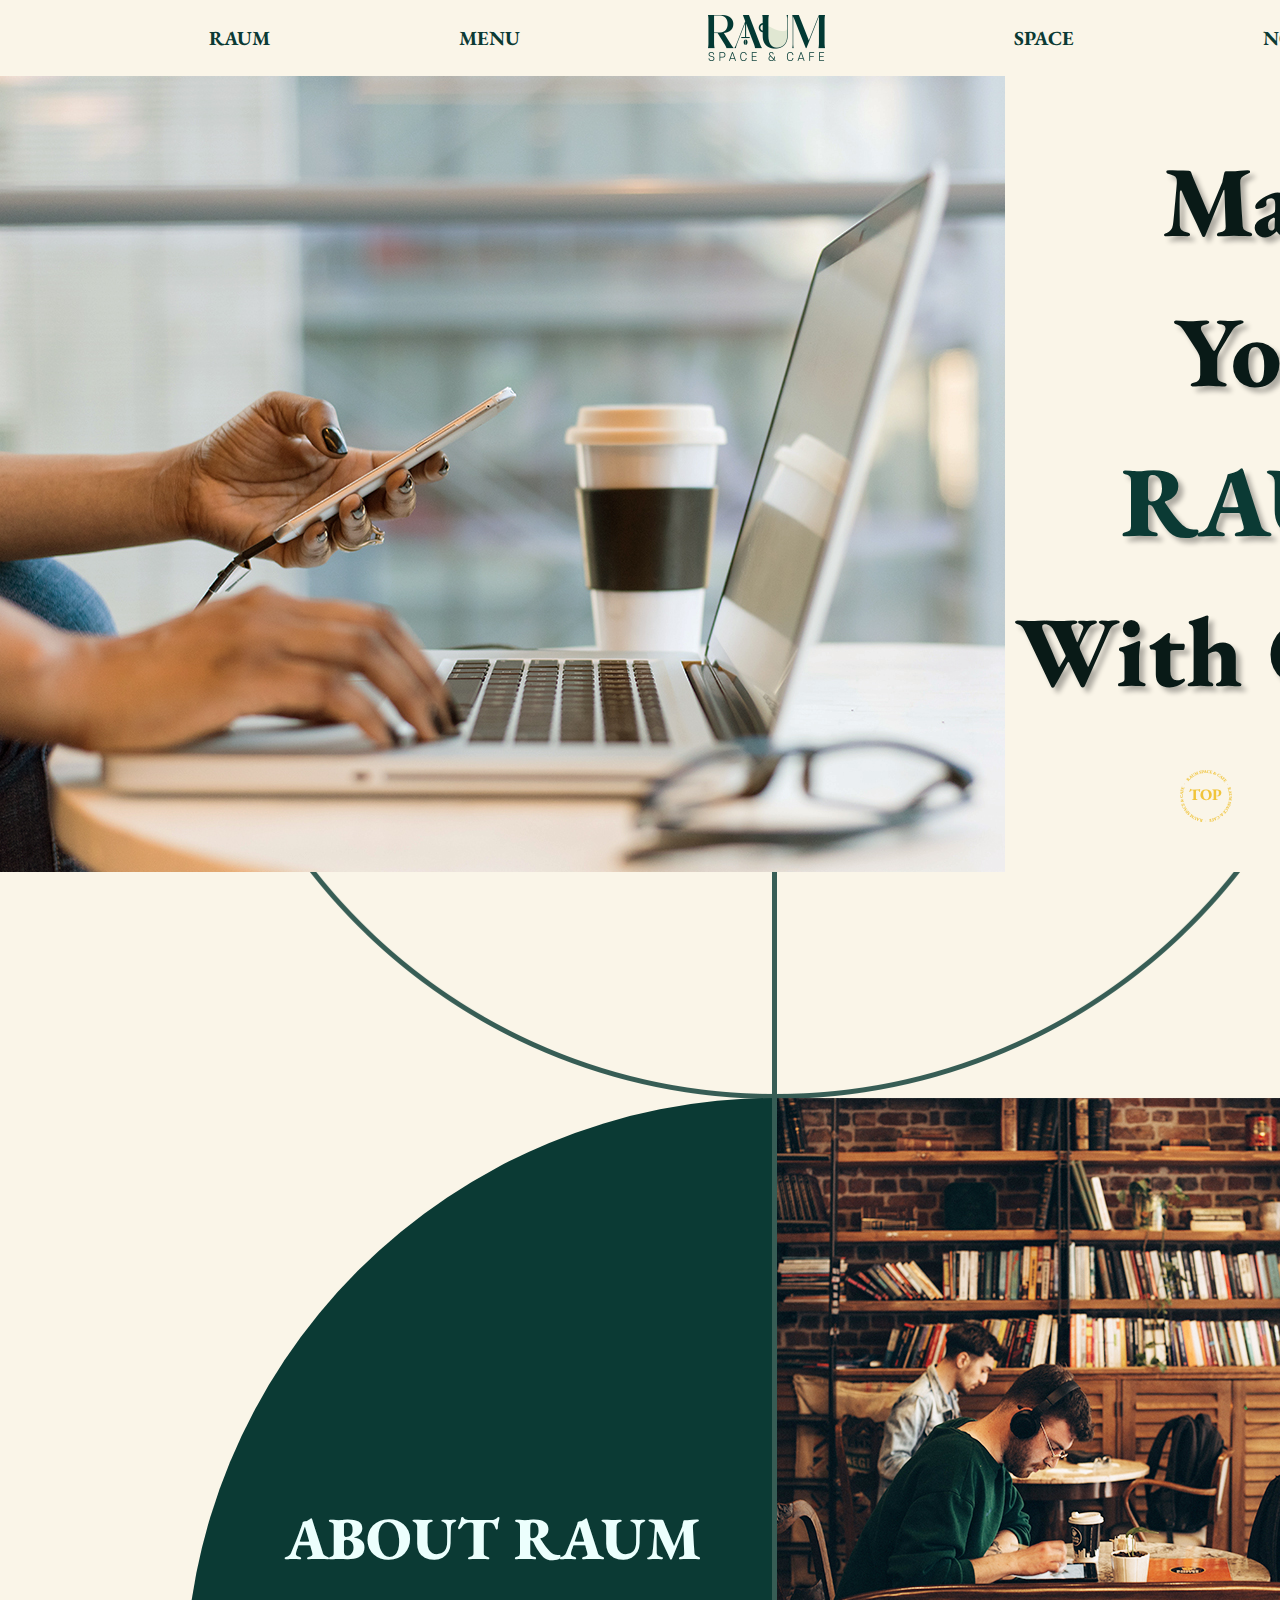
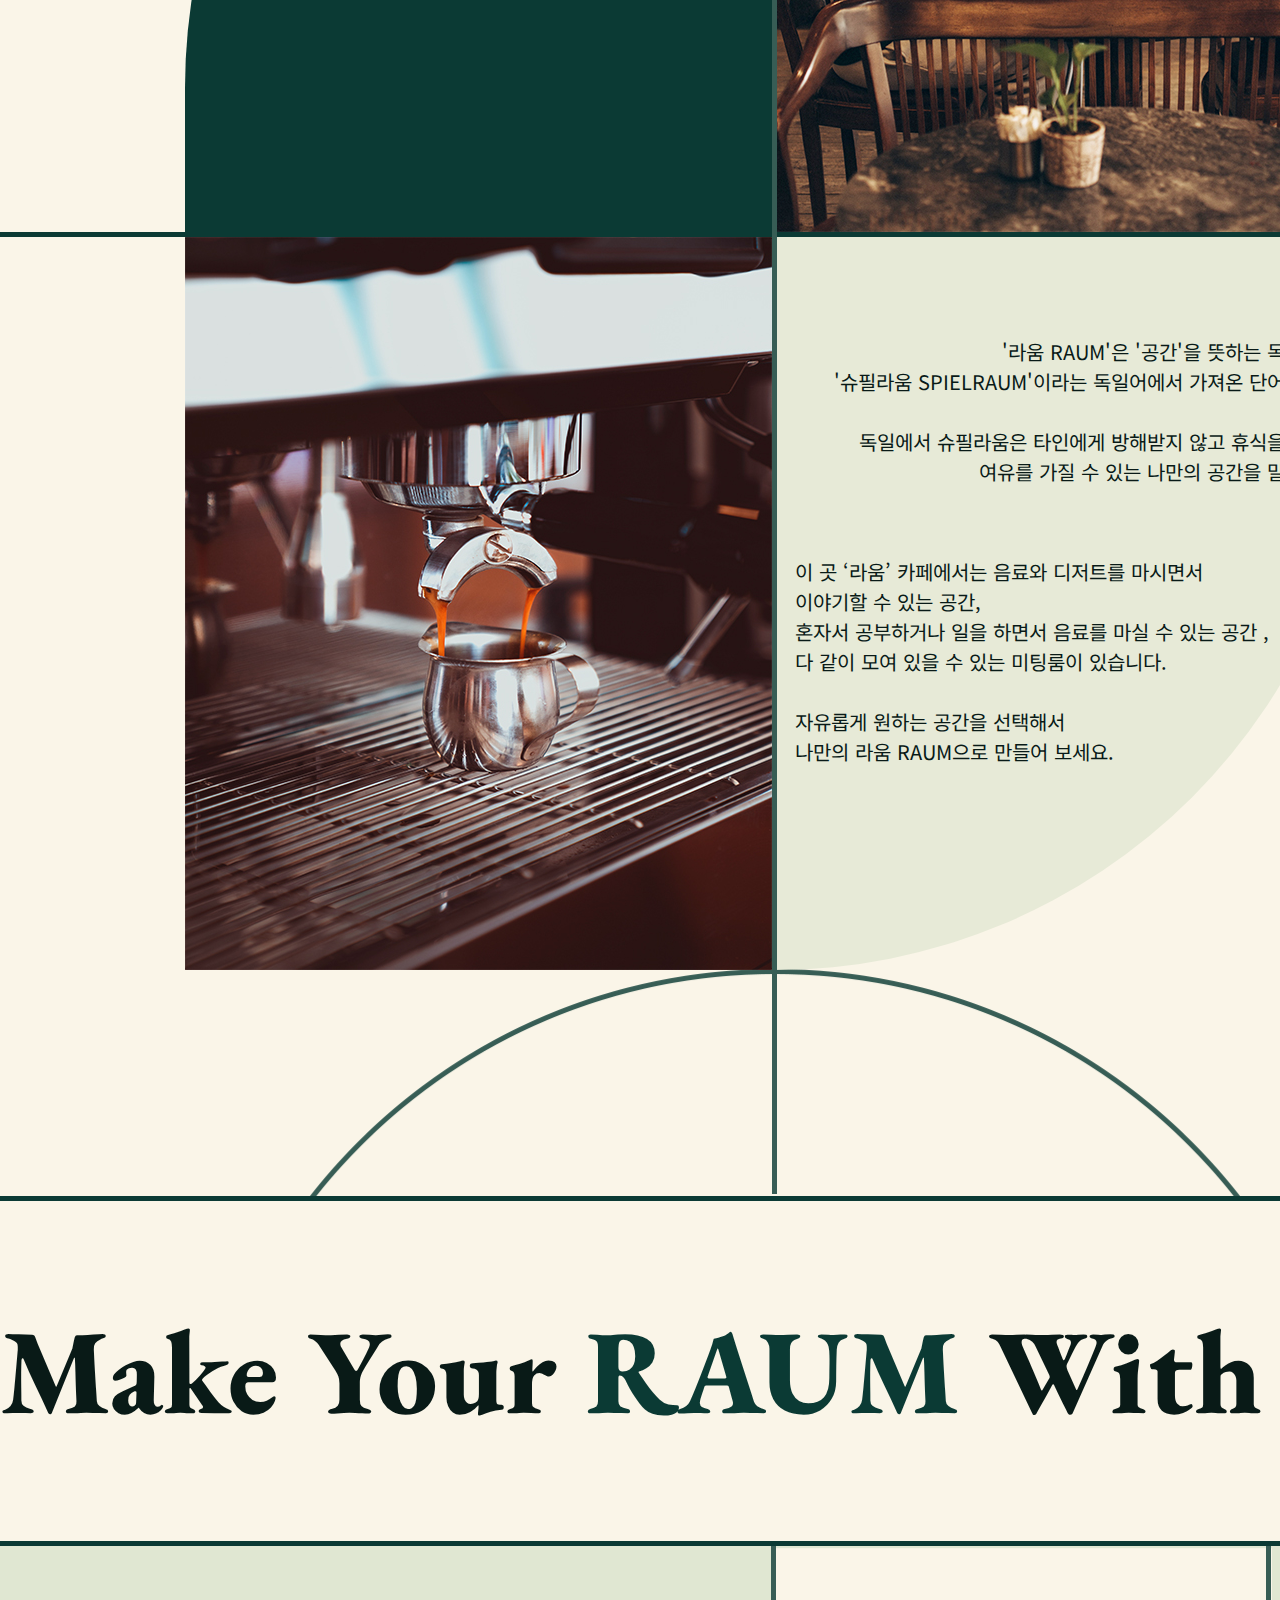
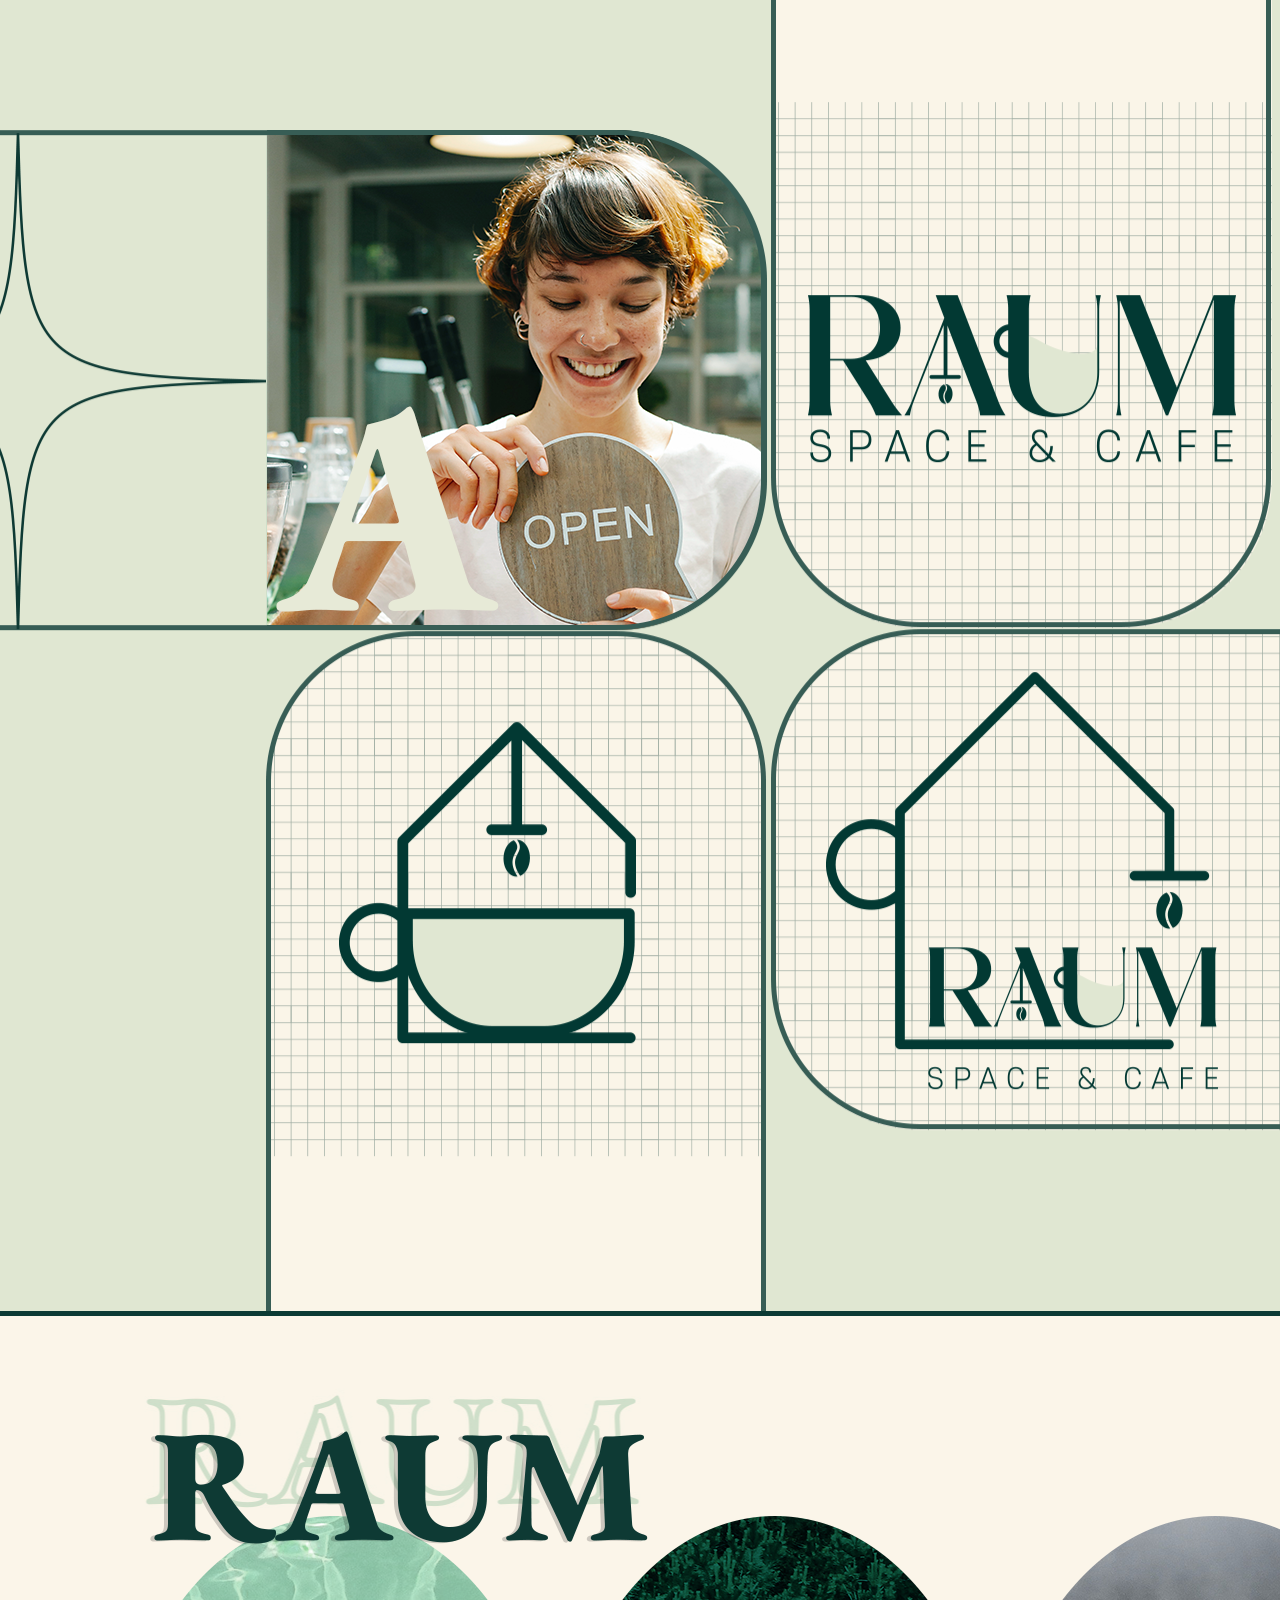
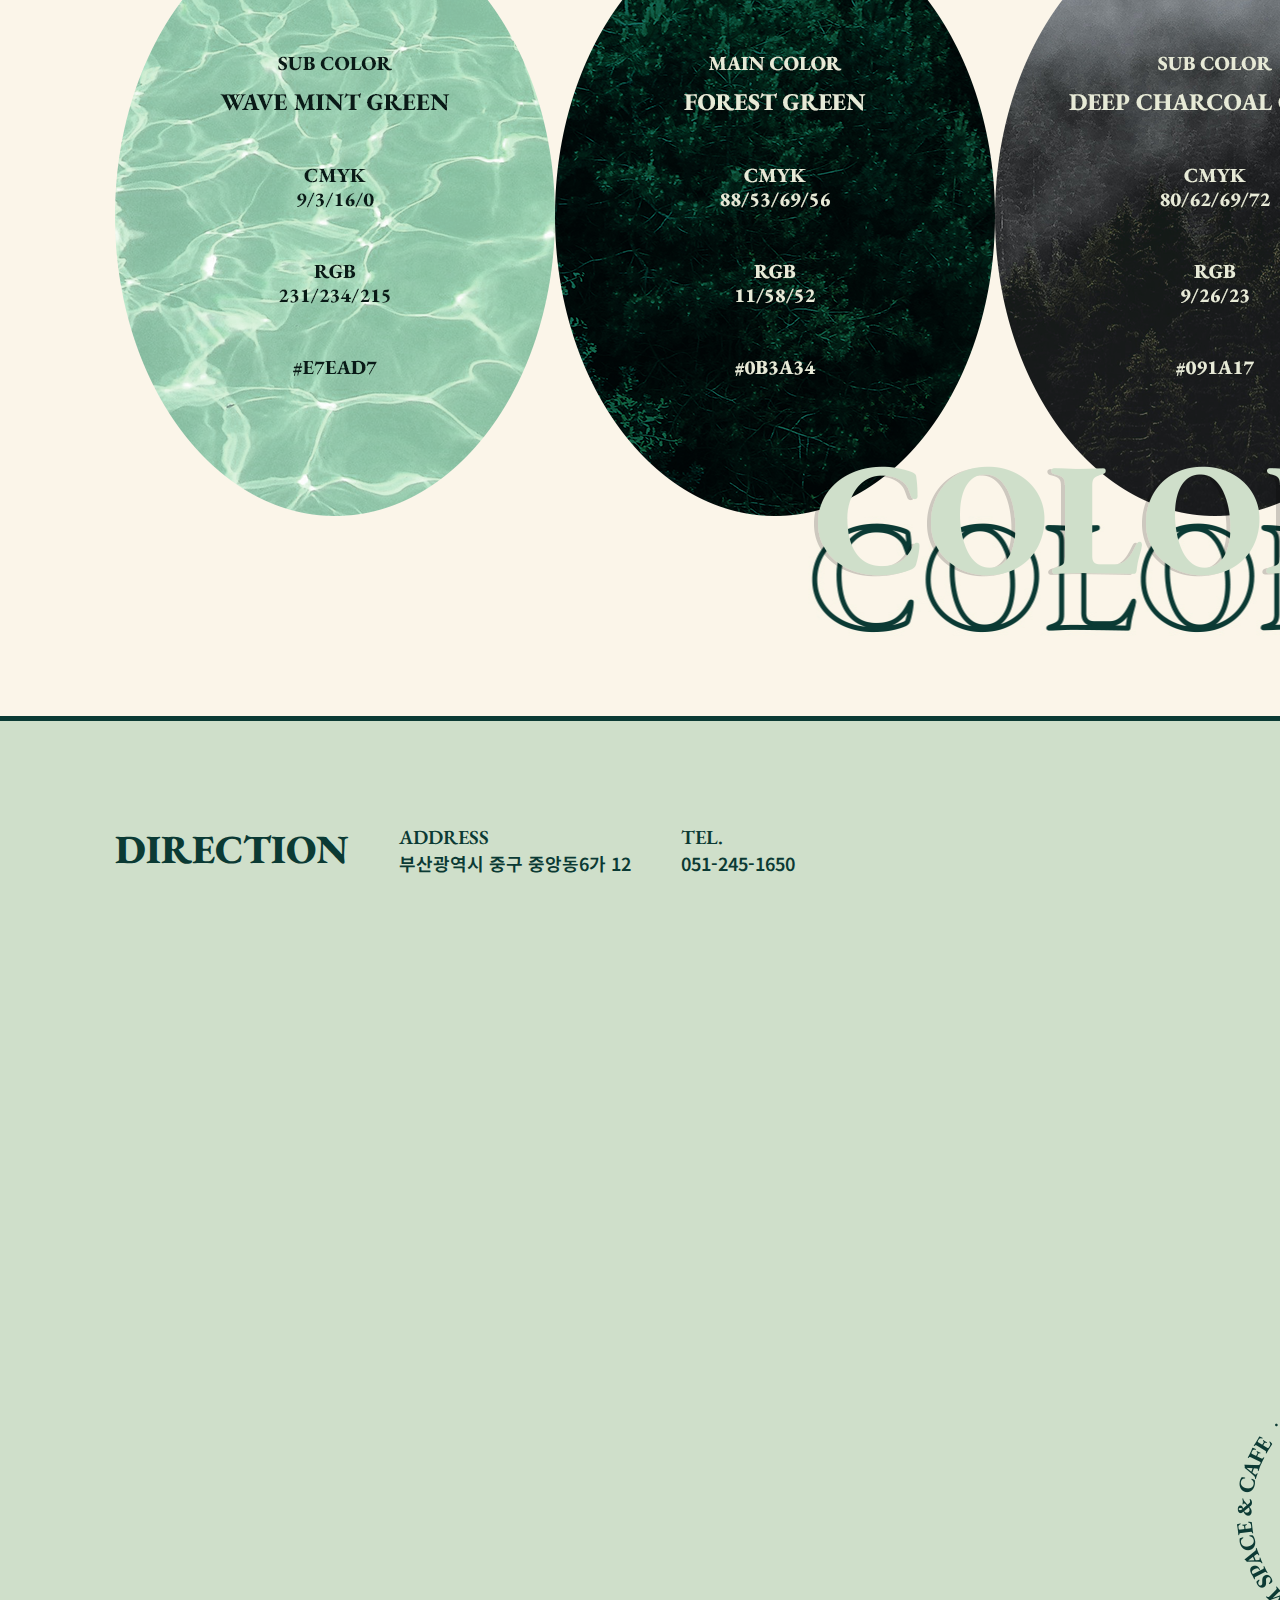
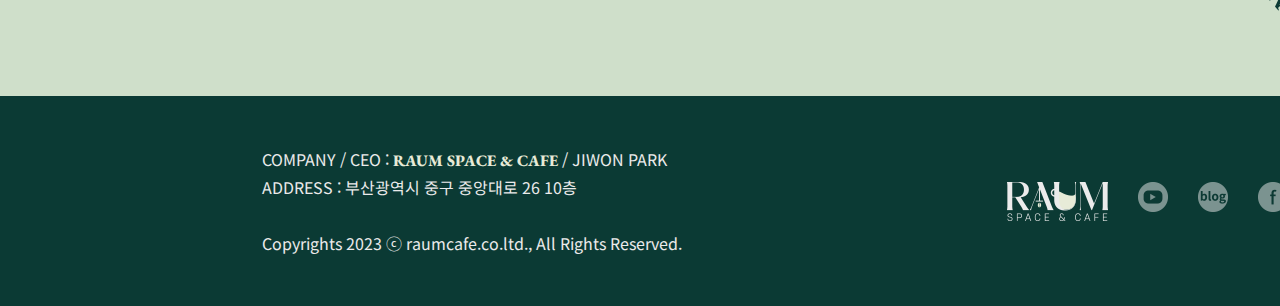
<file: sub1.html>
<!DOCTYPE html>
<html lang="ko">

<head>
    <meta charset="UTF-8">
    <meta http-equiv="X-UA-Compatible" content="IE=edge">
    <meta name="viewport" content="width=1550">
    <title>RAUM - sub1</title>

    <!-- 폰트연결 -->
    <!-- NOTO SANS KR -->
    <link rel="preconnect" href="https://fonts.googleapis.com">
    <link rel="preconnect" href="https://fonts.gstatic.com" crossorigin>
    <link href="https://fonts.googleapis.com/css2?family=Noto+Sans+KR:wght@100;300;400;500;700;900&display=swap"
        rel="stylesheet">

    <!-- EB Garamond -->
    <link rel="preconnect" href="https://fonts.googleapis.com">
    <link rel="preconnect" href="https://fonts.gstatic.com" crossorigin>
    <link
        href="https://fonts.googleapis.com/css2?family=EB+Garamond:ital,wght@0,400;0,500;0,600;0,700;0,800;1,400;1,500;1,600;1,700;1,800&display=swap"
        rel="stylesheet">


    <!-- Link Swiper's CSS -->
    <link rel="stylesheet" href="https://cdn.jsdelivr.net/npm/swiper@9/swiper-bundle.min.css" />

    <!-- css연결 -->
    <link rel="stylesheet" href="./css/sub1style.css">



    <!-- 파비콘연결 -->
    <link rel="shortcut icon" href="images/favicon.png" type="image/x-icon">
</head>

<body>
    <div id="header">
        <!-- bg -->
        <div class="header_inner">
            <ul id="gnb">
                <li><a href="./sub1.html">RAUM</a>
                    <ul class="sub">
                        <li><a href="#about">브랜드 소개</a></li>
                        <li><a href="#direction">오시는 길</a></li>
                    </ul>

                </li>
                <li><a href="./sub2.html">MENU</a>
                    <ul class="sub">
                        <li><a href="./sub2.html">NEW</a></li>
                        <li><a href="./sub2.html">COFFEE</a></li>
                        <li><a href="./sub2.html">NONCOFFEE</a></li>
                        <li><a href="./sub2.html">DESSERT</a></li>
                        <li><a href="./sub2.html">MD</a></li>
                    </ul>
                </li>
                <li><a href="./index.html"><img src="images/header_logo.png" alt="헤더로고이미지"></a>
                </li>
                <li><a href="./sub3.html">SPACE</a>
                    <ul class="sub">
                        <li><a href="./sub3.html">공간 소개</a></li>
                        <li><a href="./sub3.html">이용 방법</a></li>
                    </ul>
                </li>
                <li><a href="./sub4.html">NOTICE</a>
                    <ul class="sub">
                        <li><a href="./sub4.html">EVENT</a></li>
                        <li><a href="./sub4.html">Q&A</a></li>
                    </ul>
                </li>
            </ul><!--gnb-->
            <div class="gnb_bg"></div>
        </div><!--header_inner-->
    </div><!--header-->



    <div id="main">
        <div class="slide">
            <ul>
                <li>
                    <a href="#">
                        <img src="images/sub1_main.jpg" alt="슬라이드이미지1">
                    </a>
                </li>
                <li>
                    <a href="#">
                        <img src="images/sub1_main2.jpg" alt="슬라이드이미지2">
                    </a>
                </li>
                <li>
                    <a href="#">
                        <img src="images/sub1_main3.jpg" alt="슬라이드이미지3">
                    </a>
                </li>
                <li>
                    <a href="#">
                        <img src="images/sub1_main4.jpg" alt="슬라이드이미지4">
                    </a>
                </li>
            </ul>
        </div><!--slide-->
        <div class="text">
            <p>Make</p>
            <p>Your</p>
            <p class="m_green">RAUM</p>
            <p>With Coffee</p>
        </div><!--text-->
    </div><!--main-->


    <div id="about">
        <img src="images/line.png" alt="중간 세로선" class="line">
        <!-- bg, border-bottom -->
        <div class="about_inner">

            <!-- border_bottom(중간 가로선) -->
            <div class="about_b1">
                <!-- width1320, 가운데정렬 -->
                <div class="left1">
                    <p class="po1">ABOUT RAUM</p>
                </div><!--left1-->
                <div class="right1">
                    <img src="images/aboutus_img1.jpg" alt="about이미지">
                </div><!--right1-->
            </div><!--about_b1-->
        </div><!--about_inner-->
        <div class="about_b2">
            <!-- width1320, 가운데정렬 -->
            <div class="left2">
                <img src="images/aboutus_img2.jpg" alt="about이미지2">
            </div><!--left2-->
            <div class="right2">
                <p class="po2">'라움 RAUM'은 '공간'을 뜻하는 독일어로, <br>
                    '슈필라움 SPIELRAUM'이라는 독일어에서 가져온 단어입니다. <br></p>

                <p class="po3"> 독일에서 슈필라움은 타인에게 방해받지 않고 휴식을 취하고 <br>
                    여유를 가질 수 있는 나만의 공간을 말합니다.</p>
                <p class="po4">이 곳 ‘라움’ 카페에서는 음료와 디저트를 마시면서 <br>
                    이야기할 수 있는 공간, <br>
                    혼자서 공부하거나 일을 하면서 음료를 마실 수 있는 공간 , <br>
                    다 같이 모여 있을 수 있는 미팅룸이 있습니다. <br></p>

                <p class="po5">자유롭게 원하는 공간을 선택해서 <br>
                    나만의 라움 RAUM으로 만들어 보세요.</p>
            </div><!--right2-->
        </div><!--about_b2-->
    </div><!--about-->


    <div id="flow">
        <!-- bg -->
        <p>Make Your <span class="m_green">RAUM</span> With Coffee</p>
        <p>Make Your <span class="m_green">RAUM</span> With Coffee</p>
    </div>


    <div id="logo">
        <div class="slide2">
            <ul>
                <li>
                    <a href="#">
                        <img src="images/brand_slide1.png" alt="슬라이드이미지1">
                    </a>
                </li>
                <li>
                    <a href="#">
                        <img src="images/brand_slide2.png" alt="슬라이드이미지2">
                    </a>
                </li>
                <li>
                    <a href="#">
                        <img src="images/brand_slide3.png" alt="슬라이드이미지3">
                    </a>
                </li>
                <li>
                    <a href="#">
                        <img src="images/brand_slide4.png" alt="슬라이드이미지4">
                    </a>
                </li>
            </ul>
        </div><!--slide2-->
    </div><!--logo-->




    <div id="color">
        <!-- bg -->
        <div class="color_c">
            <!-- 가운데정렬 -->
            <p class="raum_t">
                <img src="images/raum_text.png" alt="라움텍스트">
            </p>
            <ul class="color_inner">
                <li class="color1">
                    <a href="#">
                        <img src="images/color1.png" alt="컬러이미지1">
                        <img src="images/color_hover1.png" alt="컬러호버이미지1" class="hover1">
                    </a>
                </li>
                <li class="color2">
                    <a href="#">
                        <img src="images/color2.png" alt="컬러이미지2">
                        <img src="images/color_hover2.png" alt="컬러호버이미지2" class="hover2">
                    </a>
                </li>
                <li class="color3">
                    <a href="#">
                        <img src="images/color3.png" alt="컬러이미지3">
                        <img src="images/color_hover3.png" alt="컬러호버이미지3" class="hover3">
                    </a>
                </li>
            </ul>
            <p class="color_t">
                <img src="images/color_text.png" alt="컬러텍스트">
            </p>
        </div><!--color_c-->
    </div><!--color-->


    <div id="direction">
        <div class="dir_box">
            <!-- 가운데정렬 -->
            <div class="dir_inner">
                <div class="text_d">
                    <p class="eng">DIRECTION</p>
                    <p><span class="eng1">ADDRESS</span><br>
                        부산광역시 중구 중앙동6가 12
                    </p>
                    <p><span class="eng1">TEL.</span><br>
                        051-245-1650
                    </p>
                </div><!--text_d-->
                <div class="share_btn">
                    <img src="images/share_btn.png" alt="공유버튼">
                </div><!--share_btn-->
            </div><!--dir_inner-->

            <div class="map">
                <iframe
                    src="https://www.google.com/maps/embed?pb=!1m18!1m12!1m3!1d3264.273917867441!2d129.0347186156013!3d35.09987046924169!2m3!1f0!2f0!3f0!3m2!1i1024!2i768!4f13.1!3m3!1m2!1s0x3568e90af8798c73%3A0x4e3015aa23966ba!2z67aA7IKw64KY656Y65SU7J6Q7J247ZWZ7JuQ!5e0!3m2!1sko!2skr!4v1680664889647!5m2!1sko!2skr"
                    width="1200" height="630" style="border:0;" allowfullscreen="" loading="lazy"
                    referrerpolicy="no-referrer-when-downgrade"></iframe>
            </div><!--map-->
            <div class="rotate">
                <img src="images/dir_bean.png" alt="원두이미지" class="dir_bean">
                <img src="images/dir_logo.png" alt="돌아가는 원" class="dir_logo">
            </div><!--rotate-->
        </div><!--dir_box-->
    </div><!--direction-->



    <div id="footer">
        <div class="footer_inner">

            <div class="copy">
                <p>
                    COMPANY / CEO : <span class="green">RAUM SPACE & CAFE</span> / JIWON PARK <br>
                    ADDRESS : 부산광역시 중구 중앙대로 26 10층
                </p>
                <p class="right">Copyrights 2023 ⓒ raumcafe.co.ltd., All Rights Reserved.</p>
            </div><!--copyright-->

            <div class="icon">
                <ul>
                    <li>
                        <a href="#">
                            <img src="images/footer_logo.png" alt="푸터로고이미지">
                        </a>
                    </li>
                    <li>
                        <a href="#">
                            <img src="images/youtube.png" alt="유튜브아이콘">
                        </a>
                    </li>
                    <li>
                        <a href="#">
                            <img src="images/blog.png" alt="블로그아이콘">
                        </a>
                    </li>
                    <li>
                        <a href="#">
                            <img src="images/facebook.png" alt="페이스북아이콘">
                        </a>
                    </li>
                </ul>
            </div><!--icon-->


        </div><!--footer_inner-->

        <div class="p_f">
            <div class="bg">
                <a href="#">
                    <p>TOP</p>
                    <img src="./images/top_btn.png" alt="" class="bg1">
                </a>
            </div>
        </div>
    </div><!--footer-->





    <!-- 라이브러리 -->
    <script src="./js/jquery-1.12.4.min.js"></script>
    <script src="./js/slide.js"></script>
    <script src="./js/slide2.js"></script>
</body>

</html>
</file>
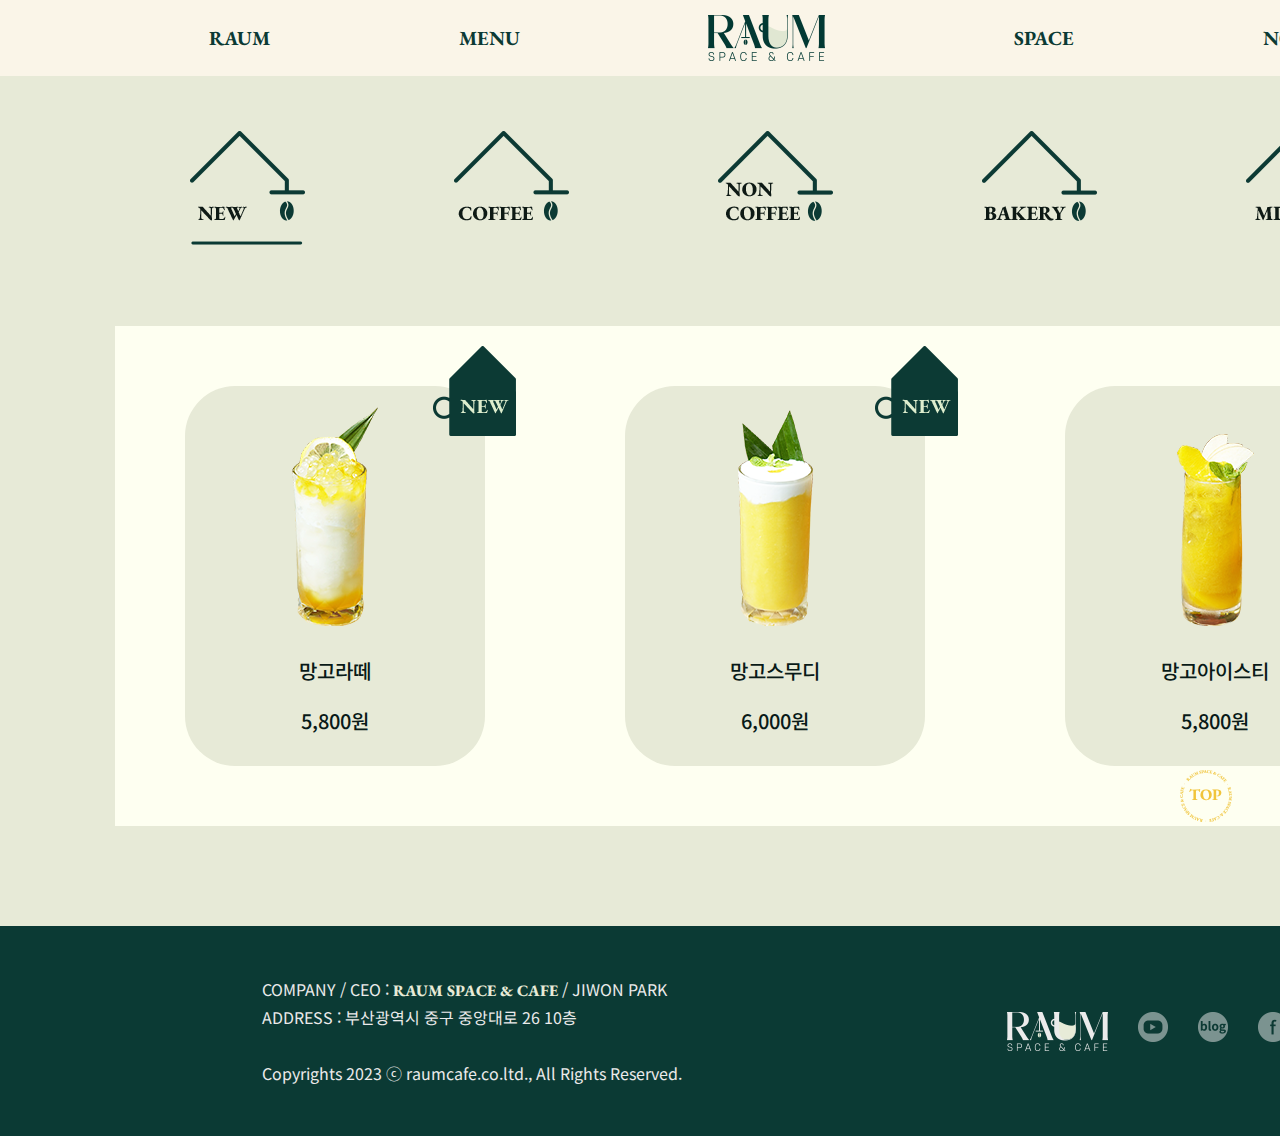
<file: sub2.html>
<!DOCTYPE html>
<html lang="ko">

<head>
    <meta charset="UTF-8">
    <meta http-equiv="X-UA-Compatible" content="IE=edge">
    <meta name="viewport" content="width=1550">
    <title>RAUM - sub2</title>

    <!-- 폰트연결 -->
    <!-- NOTO SANS KR -->
    <link rel="preconnect" href="https://fonts.googleapis.com">
    <link rel="preconnect" href="https://fonts.gstatic.com" crossorigin>
    <link href="https://fonts.googleapis.com/css2?family=Noto+Sans+KR:wght@100;300;400;500;700;900&display=swap"
        rel="stylesheet">

    <!-- EB Garamond -->
    <link rel="preconnect" href="https://fonts.googleapis.com">
    <link rel="preconnect" href="https://fonts.gstatic.com" crossorigin>
    <link
        href="https://fonts.googleapis.com/css2?family=EB+Garamond:ital,wght@0,400;0,500;0,600;0,700;0,800;1,400;1,500;1,600;1,700;1,800&display=swap"
        rel="stylesheet">


    <!-- Link Swiper's CSS -->
    <link rel="stylesheet" href="https://cdn.jsdelivr.net/npm/swiper@9/swiper-bundle.min.css" />

    <!-- css연결 -->
    <link rel="stylesheet" href="./css/sub2style.css">



    <!-- 파비콘연결 -->
    <link rel="shortcut icon" href="images/favicon.png" type="image/x-icon">

</head>

<body>


    <div id="header">
        <!-- bg -->
        <div class="header_inner">
            <ul id="gnb">
                <li><a href="./sub1.html">RAUM</a>
                    <ul class="sub">
                        <li><a href="./sub1.html#about">브랜드 소개</a></li>
                        <li><a href="./sub1.html#direction">오시는 길</a></li>
                    </ul>

                </li>
                <li><a href="./sub2.html">MENU</a>
                    <ul class="sub">
                        <li><a href="./sub2.html">NEW</a></li>
                        <li><a href="./sub2.html">COFFEE</a></li>
                        <li><a href="./sub2.html">NONCOFFEE</a></li>
                        <li><a href="./sub2.html">DESSERT</a></li>
                        <li><a href="./sub2.html">MD</a></li>
                    </ul>
                </li>
                <li><a href="./index.html"><img src="images/header_logo.png" alt="헤더로고이미지"></a>
                </li>
                <li><a href="./sub3.html">SPACE</a>
                    <ul class="sub">
                        <li><a href="./sub3.html">공간 소개</a></li>
                        <li><a href="./sub3.html">이용 방법</a></li>
                    </ul>
                </li>
                <li><a href="./sub4.html">NOTICE</a>
                    <ul class="sub">
                        <li><a href="./sub4.html">EVENT</a></li>
                        <li><a href="./sub4.html">Q&A</a></li>
                    </ul>
                </li>
            </ul><!--gnb-->
            <div class="gnb_bg"></div>
        </div><!--header_inner-->
    </div><!--header-->


    <div id="menu">
        <!--탭 메뉴 영역 -->
        <ul class="tabs">
            <li><a href="#tab1"><img src="images/menu_images/tab_new.png" alt="new메뉴탭"></a></li>
            <li><a href="#tab2"><img src="images/menu_images/tab_coffee.png" alt="coffee메뉴탭"></a></li>
            <li><a href="#tab3"><img src="images/menu_images/tab_noncoffee.png" alt="noncoffee메뉴탭"></a></li>
            <li><a href="#tab4"><img src="images/menu_images/tab_bakery.png" alt="bakery메뉴탭"></a></li>
            <li><a href="#tab5"><img src="images/menu_images/tab_md.png" alt="md메뉴탭"></a></li>
        </ul>
        <!--누를 버튼에 해당하는 만큼 li를 만들어 주시고, a 태그 안에 href에 해당하는 탭 내용이 보이게 되므로, 다른 아이디를 지정합니다.-->

        <!--탭 콘텐츠 영역 -->
        <div class="tab_container">
            <div id="tab1" class="tab_content">
                <!--Content-->
                <div class="con_b">
                    <a href="#" class="mango"><img src="images/menu_images/mangolatte.png" alt="망고라떼이미지"></a>
                    <p>망고라떼 <br>
                        5,800원</p>
                </div><!--con_b-->
                <p class="new_btn1"><img src="images/menu_images/new_btn.png" alt="뉴버튼이미지"></p>

                <div class="con_b">
                    <a href="#" class="mango"><img src="images/menu_images/mangosmoothie.png" alt="망고스무디이미지"></a>
                    <p>망고스무디 <br>
                        6,000원</p>
                </div><!--con_b-->
                <p class="new_btn2"><img src="images/menu_images/new_btn.png" alt="뉴버튼이미지"></p>

                <div class="con_b">
                    <a href="#" class="mango"><img src="images/menu_images/mangoicetea.png" alt="망고아이스티이미지"></a>
                    <p>망고아이스티 <br>
                        5,800원</p>
                </div><!--con_b-->
                <p class="new_btn3"><img src="images/menu_images/new_btn.png" alt="뉴버튼이미지"></p>
            </div><!--tab_content-->

            <div class="popup">
                <!-- bg -->
                <div class="popup_inner">
                    <!-- 가운데정렬, 상세설명박스 -->
                    <p><img src="images/menu_images/mangocircle.png" alt="망고스무디이미지"></p>
                    <p class="mango_t">망고 스무디</p>
                    <p>대용량</p>
                    <p>망고 특유의 달콤함을 극대화시켜 시원하게 맛볼 수 있는 스무디입니다. <br>
                        비타민이 풍부하게 함유되어 있어 피부관리에 탁월한 망고로 <br>
                        여름철 피부건강을 챙기면서 즐길 수 있는 음료입니다.</p>
                    <p class="mango_t">가격 6,300원</p>
                    <p class="close"><img src="images/menu_images/popup_xicon.png" alt="x아이콘"></p>

                    <div class="kcal">
                        <ul>
                            <li>
                                <p class="kcal_t">열량<br>(kcal) <br>
                                    <span class="light_g">178</span>
                                </p>
                            </li>
                            <li>
                                <p class="kcal_t">당류<br>(g) <br>
                                    <span class="light_g">25</span>
                                </p>
                            </li>
                            <li>
                                <p class="kcal_t">단백질<br>(g) <br>
                                    <span class="light_g">-</span>
                                </p>
                            </li>
                            <li>
                                <p class="kcal_t">나트륨<br>(mg) <br>
                                    <span class="light_g">-</span>
                                </p>
                            </li>
                            <li>
                                <p class="kcal_t">카페인<br>(mg) <br>
                                    <span class="light_g">-</span>
                                </p>
                            </li>
                        </ul>
                    </div>
                </div><!--popup_inner-->

            </div><!--popup-->



            <div id="tab2" class="tab_content">
                <!--Content-->
                <div class="con_b">
                    <a href="#"><img src="images/menu_images/americano.png" alt="아메리카노이미지"></a>
                    <p>아메리카노 <br>
                        3,000원</p>
                </div><!--con_b-->
                <div class="con_b">
                    <a href="#"><img src="images/menu_images/cafelatte.png" alt="카페라떼이미지"></a>
                    <p>카페라떼 <br>
                        3,400원</p>
                </div><!--con_b-->
                <div class="con_b">
                    <a href="#"><img src="images/menu_images/vanillalatte.png" alt="바닐라라떼이미지"></a>
                    <p>바닐라라떼 <br>
                        3,800원</p>
                </div><!--con_b-->
                <div class="con_b">
                    <a href="#"><img src="images/menu_images/dolcelatte.png" alt="돌체라떼이미지"></a>
                    <p>돌체라떼 <br>
                        3,800원</p>
                </div><!--con_b-->
                <div class="con_b">
                    <a href="#"><img src="images/menu_images/caramel.png" alt="카라멜마끼아또이미지"></a>
                    <p>카라멜마끼아또 <br>
                        3,800원</p>
                </div><!--con_b-->
            </div><!--tab_content-->


            <div id="tab3" class="tab_content">
                <!--Content-->
                <div class="con_b">
                    <a href="#"><img src="images/menu_images/matcha.png" alt="말차라떼이미지"></a>
                    <p>말차라떼 <br>
                        4,200원</p>
                </div><!--con_b-->
                <div class="con_b">
                    <a href="#"><img src="images/menu_images/chocolatte.png" alt="초코라떼이미지"></a>
                    <p>초코라떼 <br>
                        4,200원</p>
                </div><!--con_b-->
                <div class="con_b">
                    <a href="#"><img src="images/menu_images/milktea.png" alt="밀크티라떼이미지"></a>
                    <p>밀크티라떼 <br>
                        3,800원</p>
                </div><!--con_b-->
                <div class="con_b">
                    <a href="#"><img src="images/menu_images/strawberrylatte.png" alt="딸기라떼이미지"></a>
                    <p>딸기라떼 <br>
                        4,400원</p>
                </div><!--con_b-->
                <div class="con_b">
                    <a href="#"><img src="images/menu_images/sweetpotato.png" alt="고구마라떼이미지"></a>
                    <p>고구마라떼 <br>
                        3,800원</p>
                </div><!--con_b-->
                <div class="con_b">
                    <a href="#"><img src="images/menu_images/grapefruit.png" alt="자몽에이드이미지"></a>
                    <p>자몽에이드 <br>
                        4,200원</p>
                </div><!--con_b-->
                <div class="con_b">
                    <a href="#"><img src="images/menu_images/lemonade.png" alt="레몬에이드이미지"></a>
                    <p>레몬에이드 <br>
                        4,200원</p>
                </div><!--con_b-->
                <div class="con_b">
                    <a href="#"><img src="images/menu_images/watermelon.png" alt="수박주스이미지"></a>
                    <p>수박주스 <br>
                        5,000원</p>
                </div><!--con_b-->
            </div><!--tab_content-->


            <div id="tab4" class="tab_content">
                <!--Content-->
                <div class="con_b">
                    <a href="#"><img src="images/menu_images/chocomacaron.png" alt="초코마카롱이미지"></a>
                    <p>초코마카롱 <br>
                        2,500원</p>
                </div><!--con_b-->
                <div class="con_b">
                    <a href="#"><img src="images/menu_images/vanillamacaron.png" alt="바닐라마카롱이미지"></a>
                    <p>바닐라마카롱 <br>
                        2,500원</p>
                </div><!--con_b-->
                <div class="con_b">
                    <a href="#"><img src="images/menu_images/chococookie.png" alt="초코쿠키이미지"></a>
                    <p>초코쿠키 <br>
                        4,000원</p>
                </div><!--con_b-->
                <div class="con_b">
                    <a href="#"><img src="images/menu_images/Croissant.png" alt="크로와상이미지"></a>
                    <p>크로와상 <br>
                        3,000원</p>
                </div><!--con_b-->
                <div class="con_b">
                    <a href="#"><img src="images/menu_images/tiramisu.png" alt="티라미수이미지"></a>
                    <p>티라미수 <br>
                        4,000원</p>
                </div><!--con_b-->
            </div><!--tab_content-->


            <div id="tab5" class="tab_content">
                <!--Content-->
                <div class="con_b">
                    <a href="./sub2_plus.html"><img src="images/menu_images/capsule.png" alt="캡슐커피이미지"></a>
                    <p>캡슐 커피 <br>
                        10,000원</p>
                </div><!--con_b-->
                <div class="con_b">
                    <a href="./sub2_plus.html"><img src="images/menu_images/dairy.png" alt="라움다이어리이미지"></a>
                    <p>라움다이어리 <br>
                        15,000원</p>
                </div><!--con_b-->
                <div class="con_b">
                    <a href="./sub2_plus.html"><img src="images/menu_images/cup.png" alt="라움머그컵이미지"></a>
                    <p>라움 머그컵 <br>
                        15,000원</p>
                </div><!--con_b-->
                <div class="con_b">
                    <a href="./sub2_plus.html"><img src="images/menu_images/deepforest.png" alt="딥포레스트원두이미지"></a>
                    <p>딥 포레스트 원두 (200g) <br>
                        20,000원</p>
                </div><!--con_b-->
                <div class="con_b">
                    <a href="./sub2_plus.html"><img src="images/menu_images/lightforest.png" alt="라이트포레스트원두이미지"></a>
                    <p>라이트 포레스트 원두 (200g) <br>
                        20,000원</p>
                </div><!--con_b-->
            </div><!--tab_content-->




            <!--위에 만든 li의 갯수만큼 tab_content를 만들어 주고, 각각 짝을 지어 아이디를 변경해준다. 클래스는 변경하면 안됩니다!-->
        </div><!--tab-container-->
    </div><!--menu-->







    <div id="footer">
        <div class="footer_inner">

            <div class="copy">
                <p>
                    COMPANY / CEO : <span class="green">RAUM SPACE & CAFE</span> / JIWON PARK <br>
                    ADDRESS : 부산광역시 중구 중앙대로 26 10층
                </p>
                <p class="right">Copyrights 2023 ⓒ raumcafe.co.ltd., All Rights Reserved.</p>
            </div><!--copyright-->

            <div class="icon">
                <ul>
                    <li>
                        <a href="#">
                            <img src="images/footer_logo.png" alt="푸터로고이미지">
                        </a>
                    </li>
                    <li>
                        <a href="#">
                            <img src="images/youtube.png" alt="유튜브아이콘">
                        </a>
                    </li>
                    <li>
                        <a href="#">
                            <img src="images/blog.png" alt="블로그아이콘">
                        </a>
                    </li>
                    <li>
                        <a href="#">
                            <img src="images/facebook.png" alt="페이스북아이콘">
                        </a>
                    </li>
                </ul>
            </div><!--icon-->


        </div><!--footer_inner-->

        <div class="p_f">
            <div class="bg">
                <a href="#">
                    <p>TOP</p>
                    <img src="./images/top_btn.png" alt="" class="bg1">
                </a>
            </div>
        </div>
    </div><!--footer-->





    <!--제이쿼리 라이브러리파일-->
    <script src="./js/jquery-1.12.4.min.js"></script>
    <!--탭 제이쿼리-->
    <script type="text/javascript">
        $(document).ready(function () {

            //처음들어갔을때 모습 만들기...
            $(".tab_content").hide(); //tab_content 부분을 모두 숨김.
            $("ul.tabs li:first").addClass("active").show(); //첫번째 탭이 active클래스를 붙이고, 보여줌.
            $(".tab_content:first").show(); //tab_contents중 첫번째꺼를 보여줌

            //On Click Event
            $("ul.tabs li").click(function () {

                $("ul.tabs li").removeClass("active"); //Remove any "active" class
                $(this).addClass("active"); //선택한 탭에만 active클래스 붙임
                $(".tab_content").hide(); //모든 contents들 숨김

                var activeTab = $(this).find("a").attr("href"); //Find the href attribute value to identify the active tab + content
                /*.attr( attributeName ) -> 선택한 요소의 속성의 값을 가져옵니다.
                .find()는 어떤 요소의 하위 요소 중 특정 요소를 찾을 때 사용합니다.*/
                $(activeTab).fadeIn(); //Fade in the active ID content(active되어있는 칸의 id 값을 가진 부분이 나타남)
                return false;
            });

        });
    </script>

    <!-- 팝업제이쿼리 -->
    <script>
        $(function () {

            /*행위가 없이 효과만 있으므로, popup에 display:none을 한 것과 같은 효과가 난다.*/
            /*.about_btn을 클릭하면,
            .popup이 나타나고
    
            .close를 클릭하면,
            .popup이 사라진다.
            */

            $(".mango").click(function () {
                $(".popup").fadeIn(1000);
            });
            $(".close").click(function () {
                $(".popup").fadeOut(1000);
            });

        });//기본구조 끝부분
    </script>
</body>

</html>
</file>
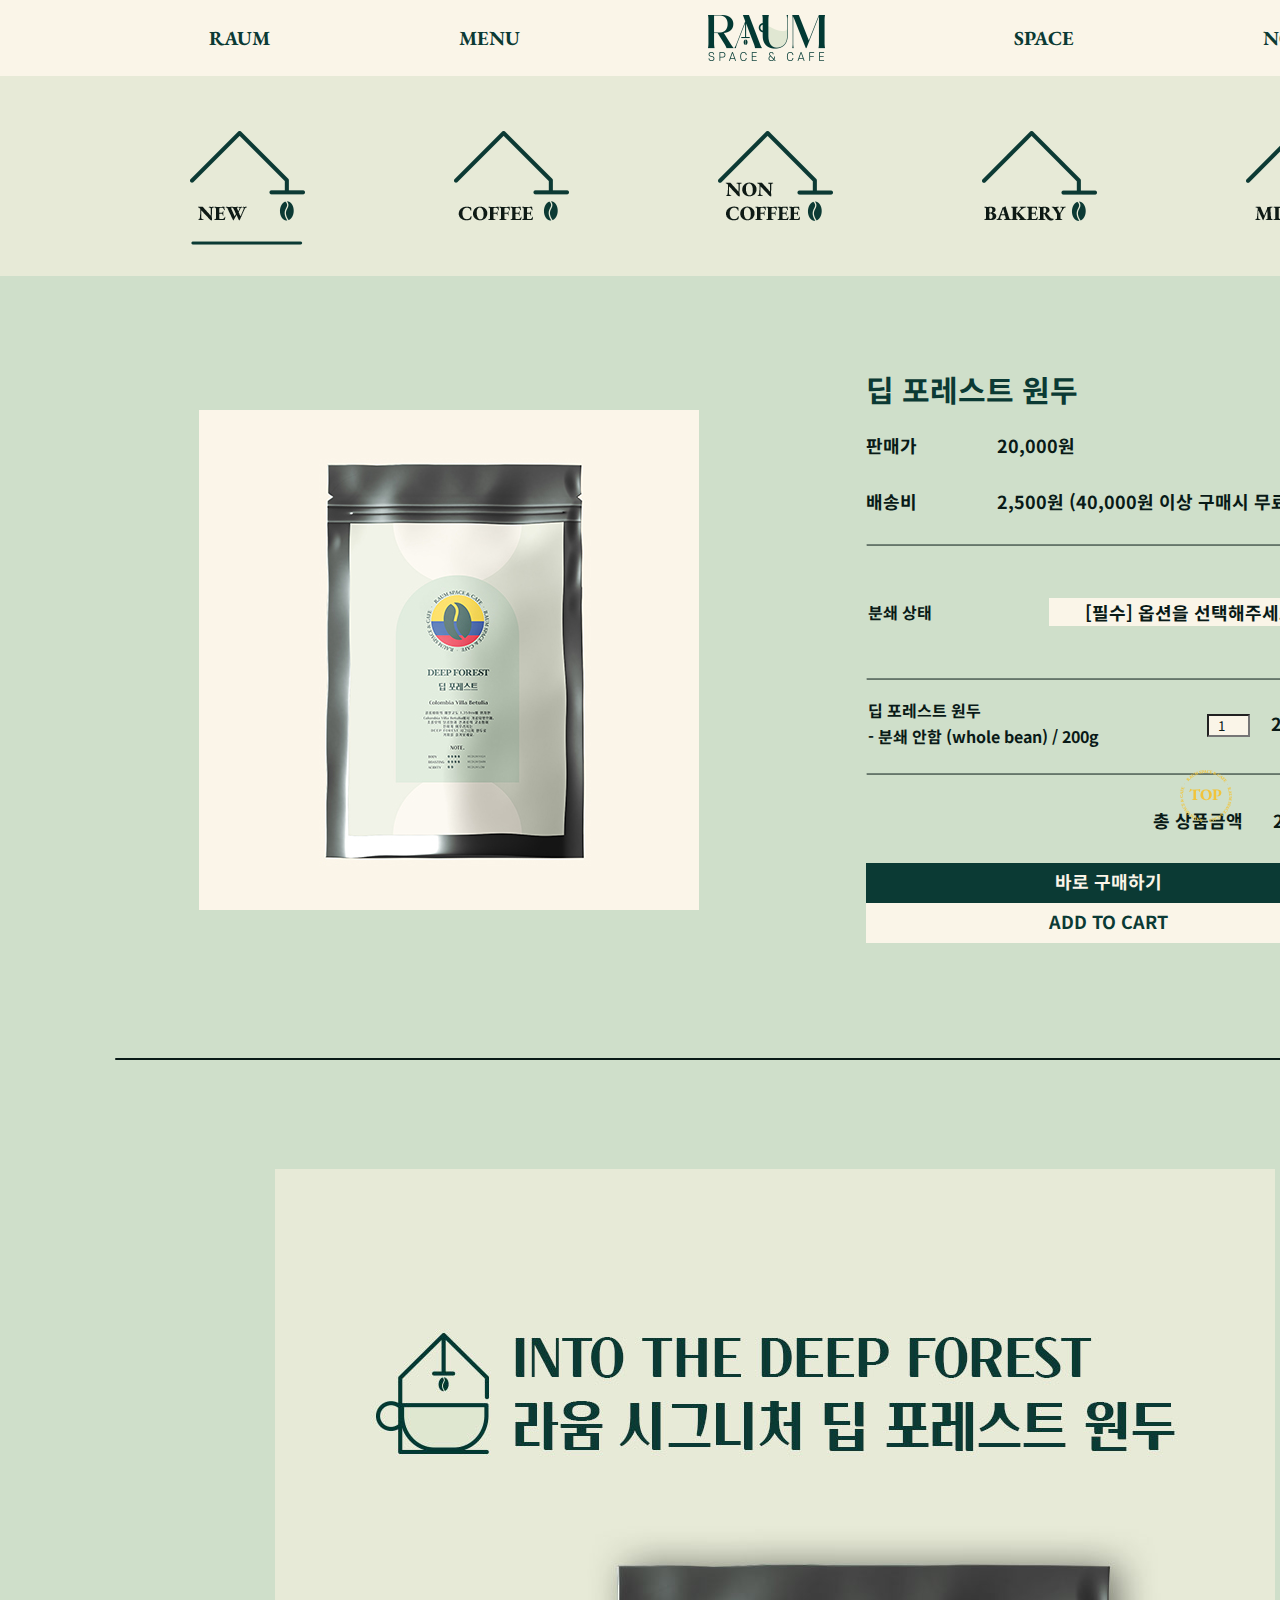
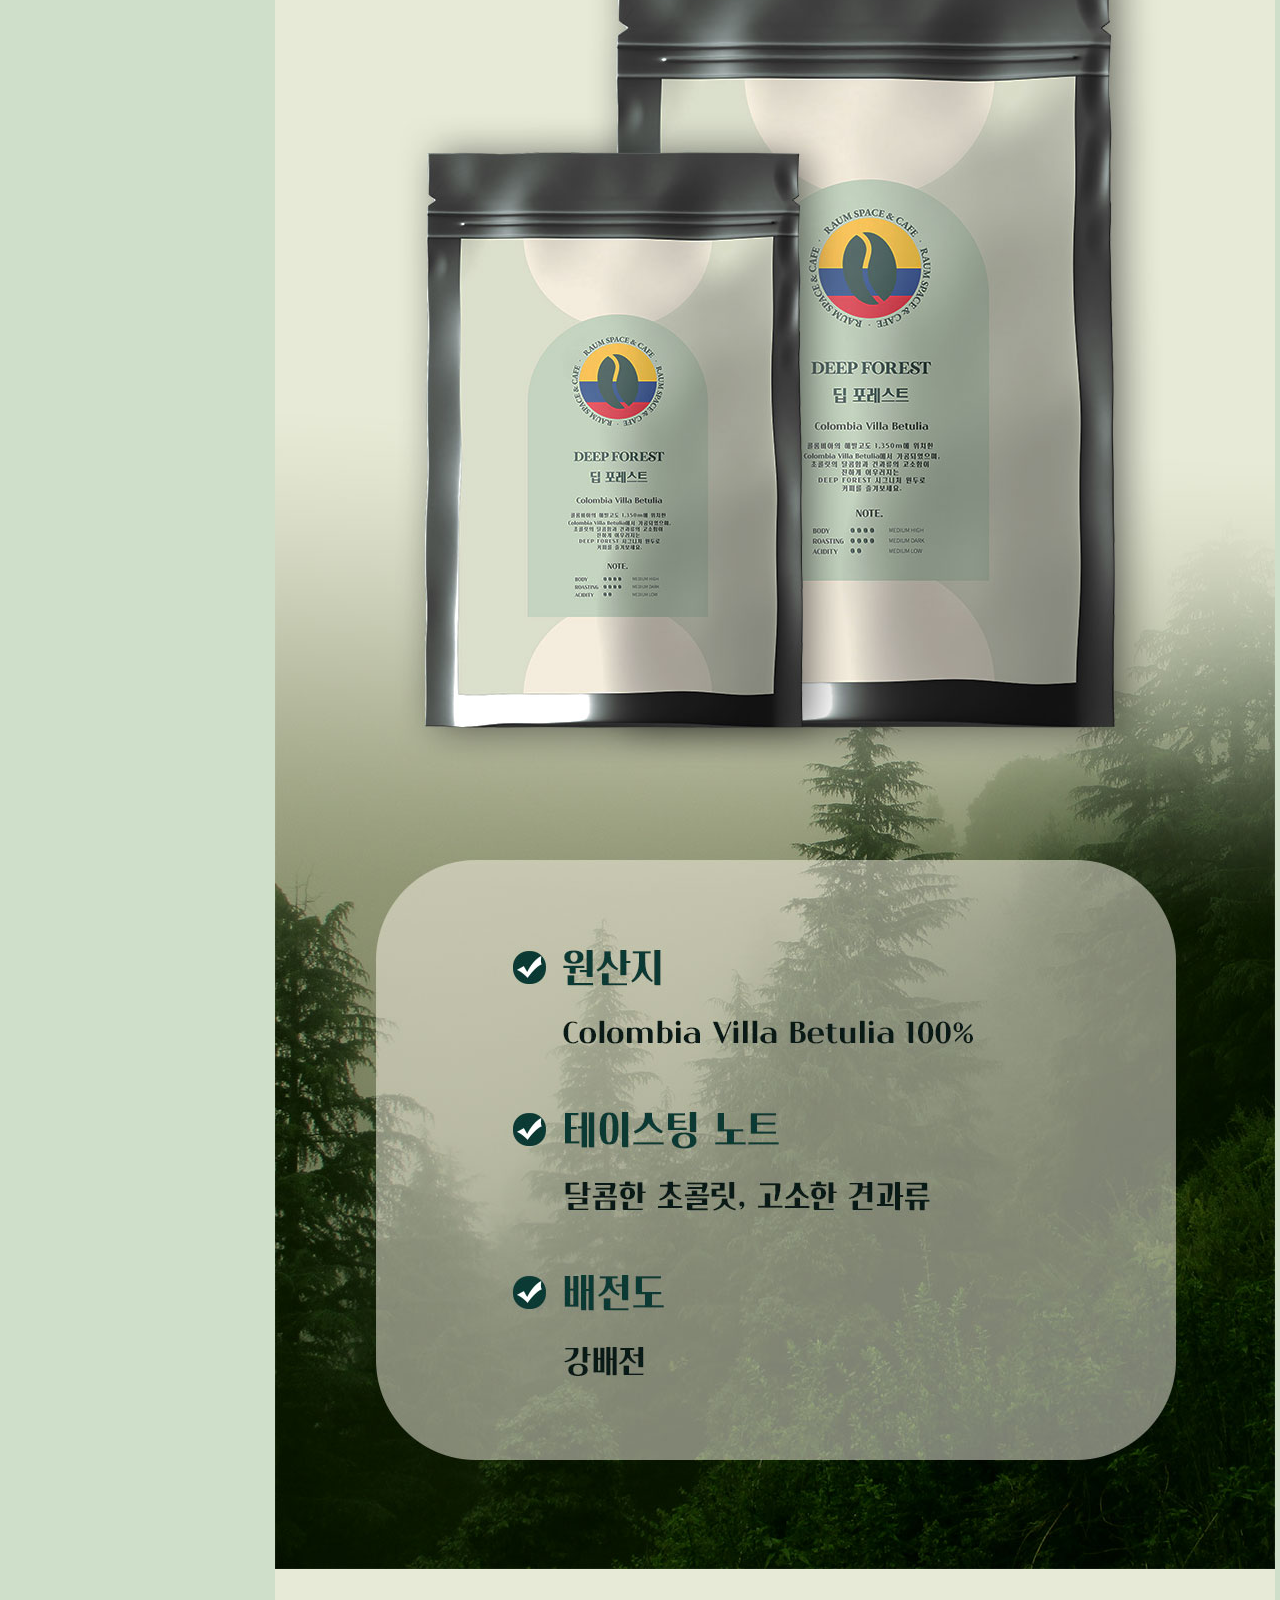
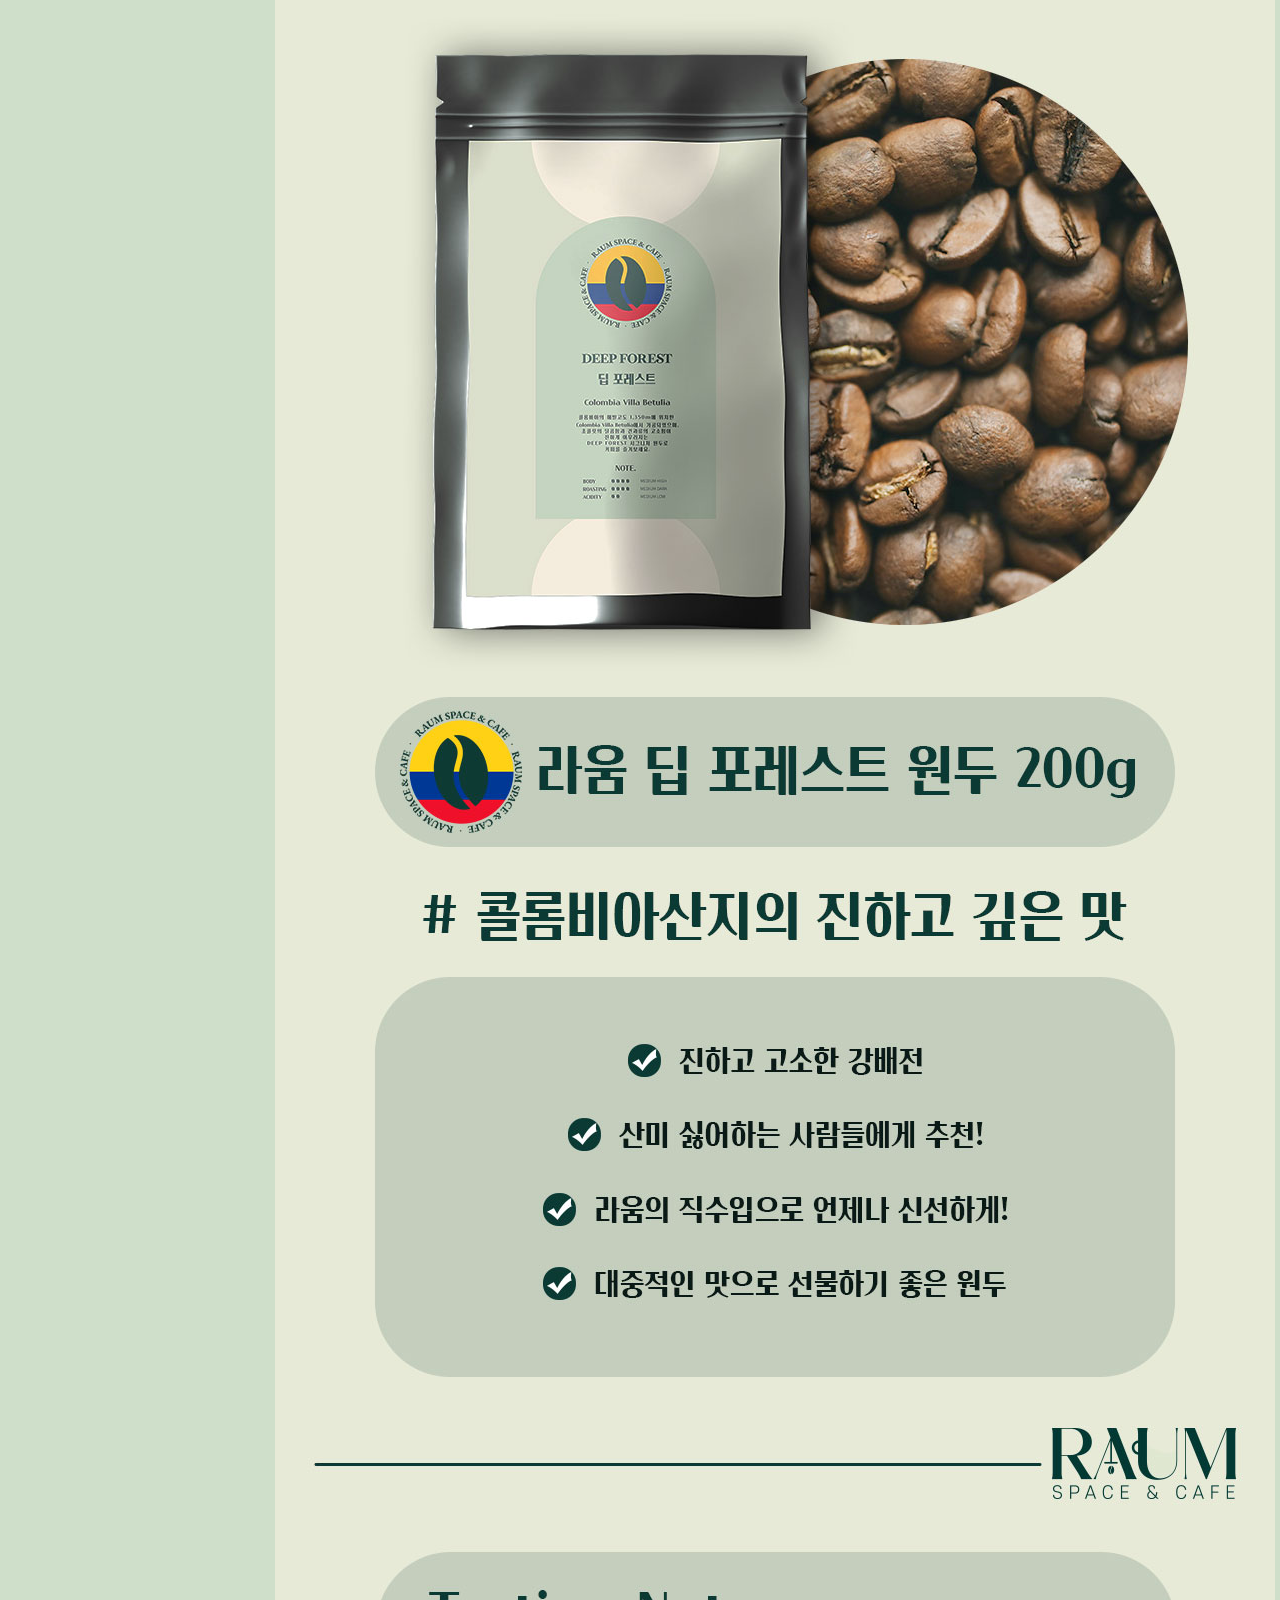
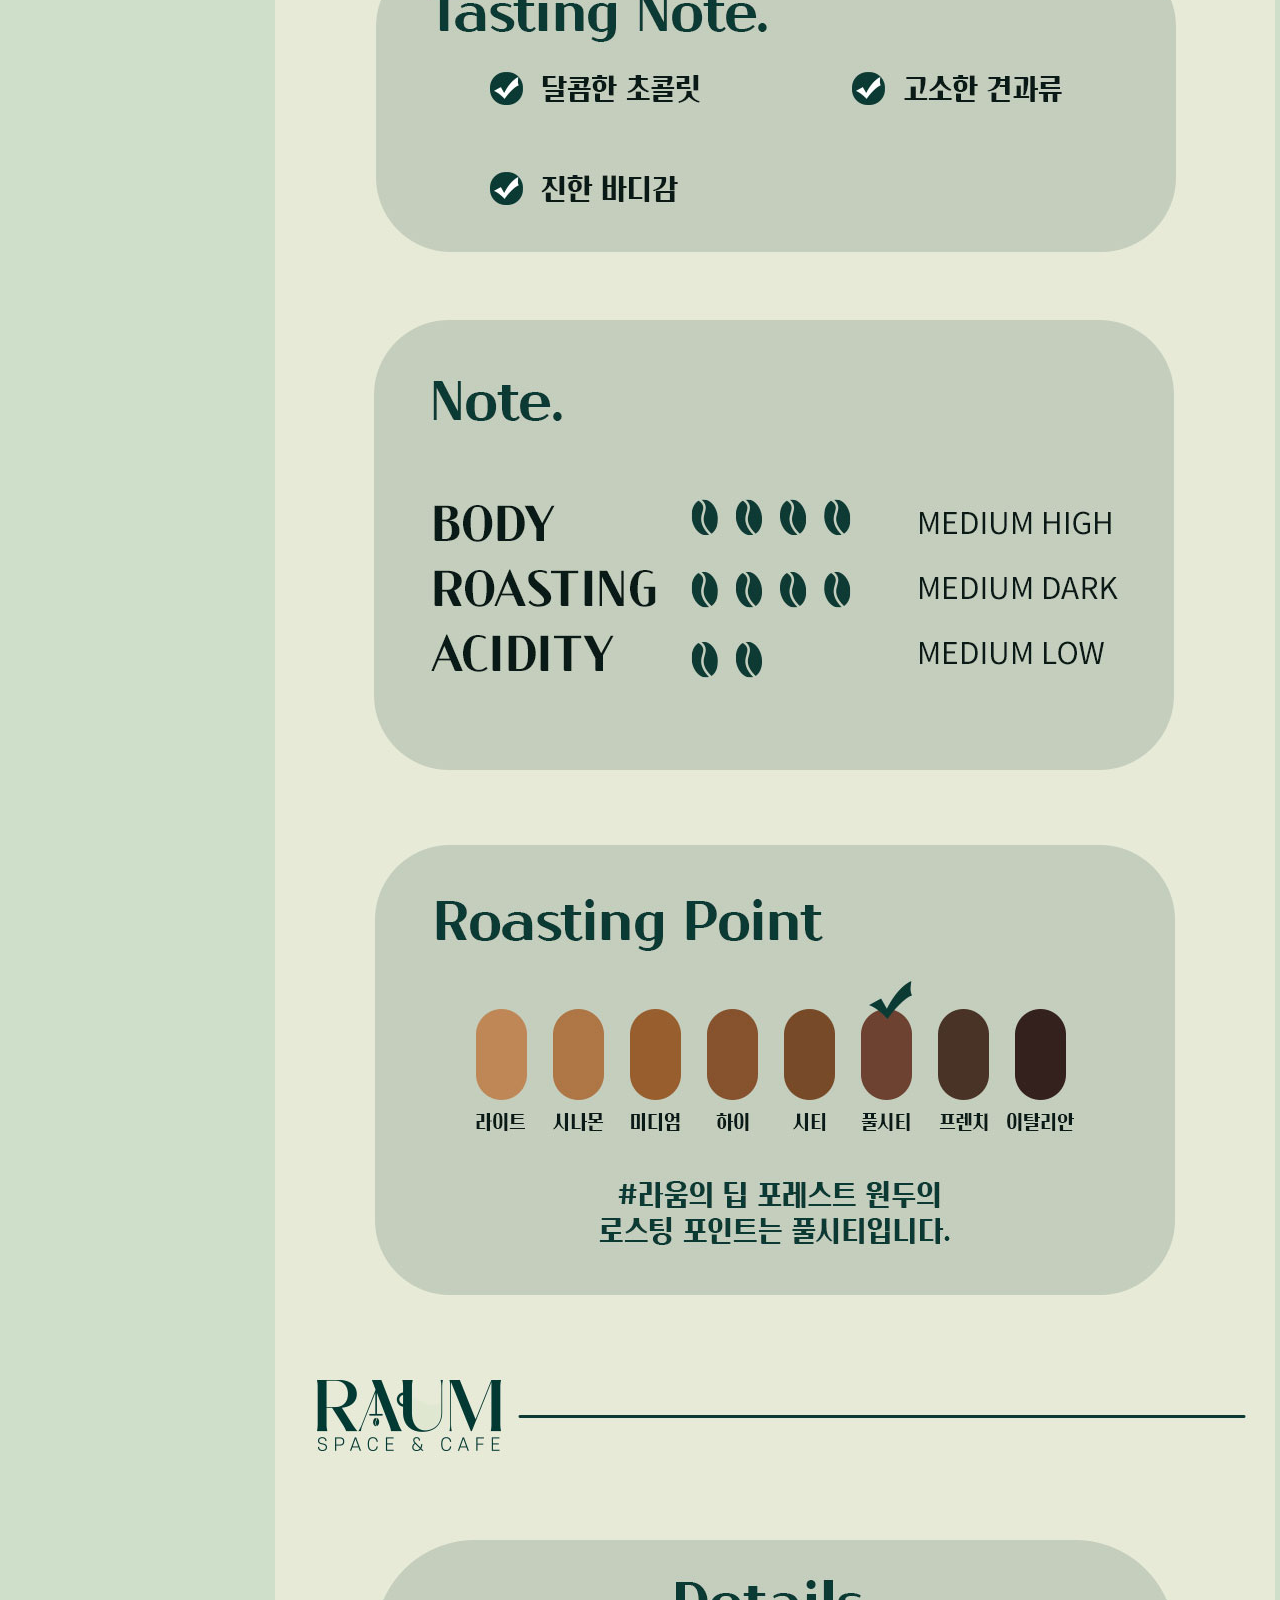
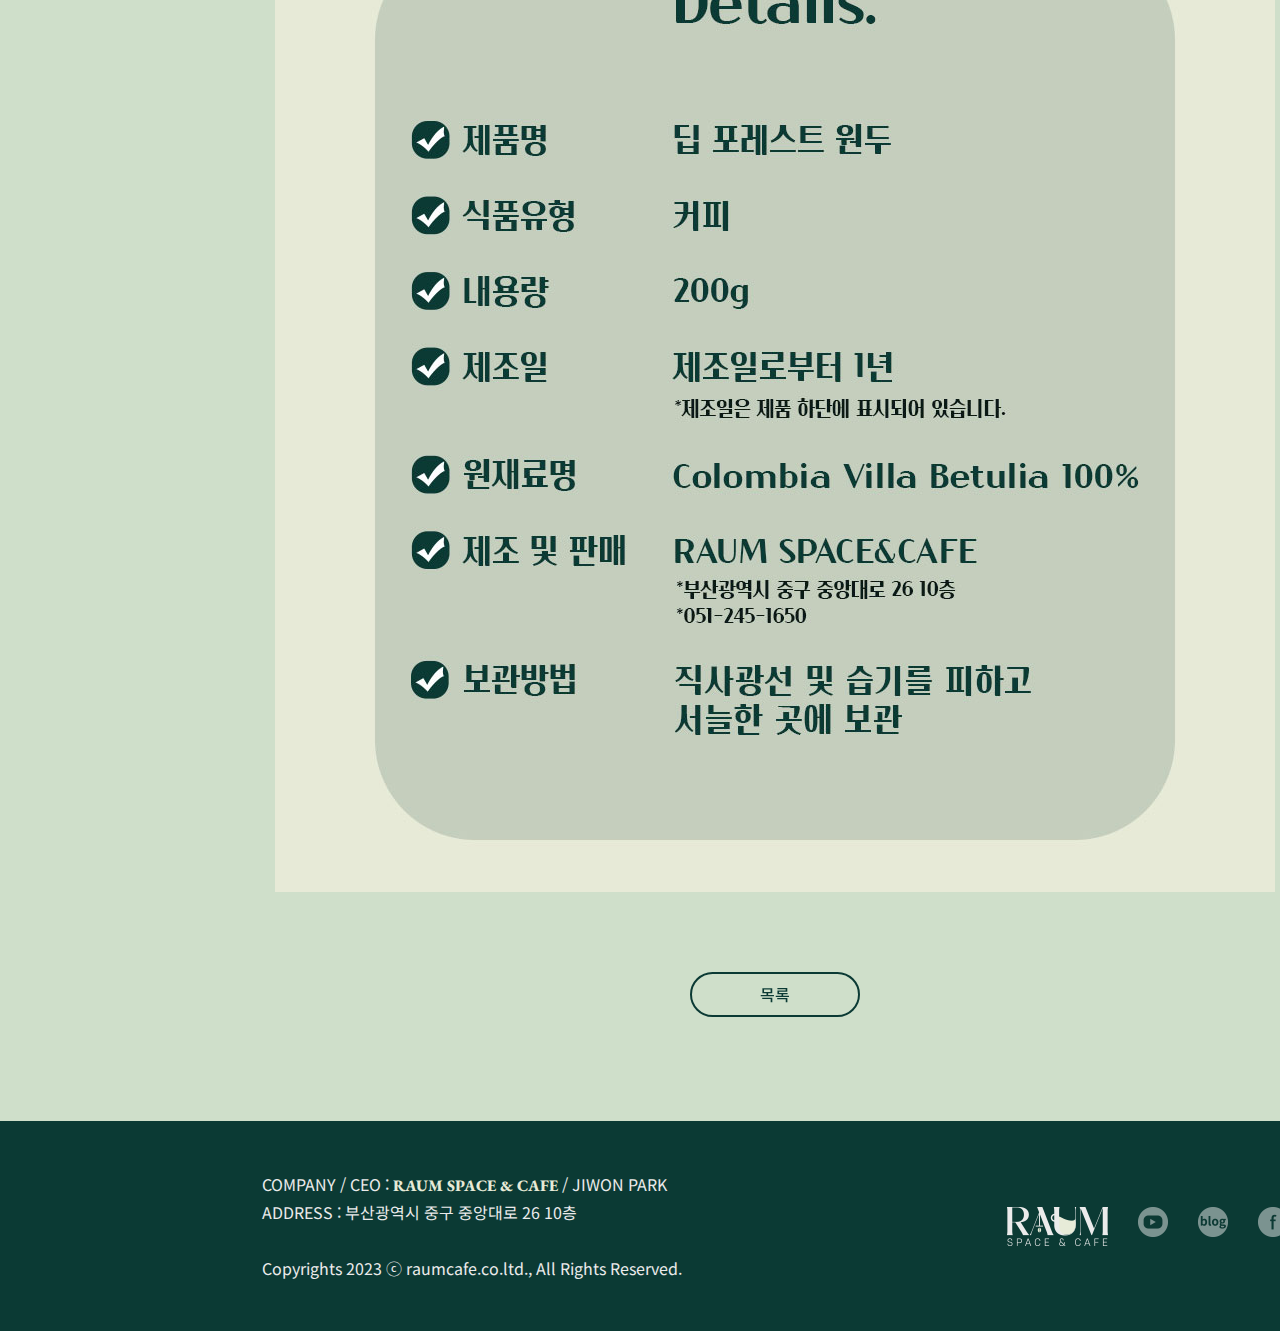
<file: sub2_plus.html>
<!DOCTYPE html>
<html lang="ko">

<head>
    <meta charset="UTF-8">
    <meta http-equiv="X-UA-Compatible" content="IE=edge">
    <meta name="viewport" content="width=1550">
    <title>RAUM - sub2_plus</title>

    <!-- 폰트연결 -->
    <!-- NOTO SANS KR -->
    <link rel="preconnect" href="https://fonts.googleapis.com">
    <link rel="preconnect" href="https://fonts.gstatic.com" crossorigin>
    <link href="https://fonts.googleapis.com/css2?family=Noto+Sans+KR:wght@100;300;400;500;700;900&display=swap"
        rel="stylesheet">

    <!-- EB Garamond -->
    <link rel="preconnect" href="https://fonts.googleapis.com">
    <link rel="preconnect" href="https://fonts.gstatic.com" crossorigin>
    <link
        href="https://fonts.googleapis.com/css2?family=EB+Garamond:ital,wght@0,400;0,500;0,600;0,700;0,800;1,400;1,500;1,600;1,700;1,800&display=swap"
        rel="stylesheet">


    <!-- Link Swiper's CSS -->
    <link rel="stylesheet" href="https://cdn.jsdelivr.net/npm/swiper@9/swiper-bundle.min.css" />

    <!-- css연결 -->
    <link rel="stylesheet" href="./css/sub2_plus_style.css">



    <!-- 파비콘연결 -->
    <link rel="shortcut icon" href="images/favicon.png" type="image/x-icon">

</head>

<body>


    <div id="header">
        <!-- bg -->
        <div class="header_inner">
            <ul id="gnb">
                <li><a href="./sub1.html">RAUM</a>
                    <ul class="sub">
                        <li><a href="./sub1.html#about">브랜드 소개</a></li>
                        <li><a href="./sub1.html#direction">오시는 길</a></li>
                    </ul>

                </li>
                <li><a href="./sub2.html">MENU</a>
                    <ul class="sub">
                        <li><a href="./sub2.html">NEW</a></li>
                        <li><a href="./sub2.html">COFFEE</a></li>
                        <li><a href="./sub2.html">NONCOFFEE</a></li>
                        <li><a href="./sub2.html">DESSERT</a></li>
                        <li><a href="./sub2.html">MD</a></li>
                    </ul>
                </li>
                <li><a href="./index.html"><img src="images/header_logo.png" alt="헤더로고이미지"></a>
                </li>
                <li><a href="./sub3.html">SPACE</a>
                    <ul class="sub">
                        <li><a href="./sub3.html">공간 소개</a></li>
                        <li><a href="./sub3.html">이용 방법</a></li>
                    </ul>
                </li>
                <li><a href="./sub4.html">NOTICE</a>
                    <ul class="sub">
                        <li><a href="./sub4.html">EVENT</a></li>
                        <li><a href="./sub4.html">Q&A</a></li>
                    </ul>
                </li>
            </ul><!--gnb-->
            <div class="gnb_bg"></div>
        </div><!--header_inner-->
    </div><!--header-->



    <div id="menu">
        <!--탭 메뉴 영역 -->
        <ul class="tabs">
            <li><a href="./sub2.html"><img src="images/menu_images/tab_new.png" alt="new메뉴탭"></a></li>
            <li><a href="./sub2.html"><img src="images/menu_images/tab_coffee.png" alt="coffee메뉴탭"></a></li>
            <li><a href="./sub2.html"><img src="images/menu_images/tab_noncoffee.png" alt="noncoffee메뉴탭"></a></li>
            <li><a href="./sub2.html"><img src="images/menu_images/tab_bakery.png" alt="bakery메뉴탭"></a></li>
            <li><a href="./sub2.html"><img src="images/menu_images/tab_md.png" alt="md메뉴탭"></a></li>
        </ul>
        <!--누를 버튼에 해당하는 만큼 li를 만들어 주시고, a 태그 안에 href에 해당하는 탭 내용이 보이게 되므로, 다른 아이디를 지정합니다.-->




        <!--탭 콘텐츠 영역 -->
        <div class="tab_container">
            <div id="md_coffee">
                <!-- bg , display -->
                <div class="img_md">
                    <img src="images/sub2_plus/beans_main.jpg" alt="원두이미지">
                </div><!--img_md-->


                <div class="text_md">
                    <h1>딥 포레스트 원두</h1>
                    <div class="t_md1">
                        <p>판매가</p>
                        <p class="price">20,000원</p>
                    </div><!--t_md1-->
                    <div class="t_md2">
                        <p>배송비</p>
                        <p class="price">2,500원 (40,000원 이상 구매시 무료)</p>
                    </div><!--t_md2-->
                    <img src="images/sub2_plus/plus_line.png" alt="경계선1" class="line1">

                    <form>
                        <table>
                            <tr>
                                <th><label for="bean">분쇄 상태</label></th>
                                <td>
                                    <select id="bean">
                                        <option value="bean1">[필수] 옵션을 선택해주세요.</option>
                                        <option value="bean2">분쇄안함(whole bean)</option>
                                        <option value="bean3">핸드드립 분쇄</option>
                                        <option value="bean4">가정용 에스프레소머신 분쇄</option>
                                        <option value="bean5">프렌치프레스용 분쇄</option>
                                    </select>
                                </td>
                            </tr>
                        </table>
                    </form>
                    <img src="images/sub2_plus/plus_line.png" alt="경계선1" class="line2">

                    <form>
                        <table>
                            <tr class="test">
                                <th><label for="date">딥 포레스트 원두 <br>
                                        - 분쇄 안함 (whole bean) / 200g</label></th>
                                <td>
                                    <input type="number" min="1" value="1">
                                </td>
                                <td> 20,000원</td>
                            </tr>
                        </table>
                    </form>
                    <img src="images/sub2_plus/plus_line.png" alt="경계선1" class="line3">


                    <div class="t_md3">
                        <p>총 상품금액</p>
                        <p class="price3">22,500원</p>
                    </div><!--t_md2-->


                    <div class="buy">
                        <p> <a href="#"> 바로 구매하기 </a></p>
                    </div><!--buy-->

                    <div class="cart">
                        <p> <a href="#"> ADD TO CART </a></p>
                    </div><!--cart-->


                </div><!--text_md-->


            </div><!--md_coffee-->

            <div class="plus_line2"><img src="images/sub2_plus/plus_line2.png" alt="경계선2"></div>


            <div class="bean_img">

                <img src="images/sub2_plus/bean_01.jpg" alt="원두이미지1">
                <img src="images/sub2_plus/bean_02.jpg" alt="원두이미지2">
                <img src="images/sub2_plus/bean_03.jpg" alt="원두이미지3">
                <img src="images/sub2_plus/bean_04.jpg" alt="원두이미지4">





                <div class="bubble_btn">
                    <a href="./sub2.html" type="button" class="eng btn-bubble">
                        목록
                        <span class="btn-bubble-inner">
                            <span class="btn-bubble-itembox">
                                <span class="btn-bubble-item"></span>
                                <span class="btn-bubble-item"></span>
                                <span class="btn-bubble-item"></span>
                                <span class="btn-bubble-item"></span>
                            </span>
                        </span>
                    </a>
                </div><!--bubble_btn-->
            </div><!--bean_img-->
        </div><!--tab-container-->
    </div><!--menu-->






    <div id="footer">
        <div class="footer_inner">

            <div class="copy">
                <p>
                    COMPANY / CEO : <span class="green">RAUM SPACE & CAFE</span> / JIWON PARK <br>
                    ADDRESS : 부산광역시 중구 중앙대로 26 10층
                </p>
                <p class="right">Copyrights 2023 ⓒ raumcafe.co.ltd., All Rights Reserved.</p>
            </div><!--copyright-->

            <div class="icon">
                <ul>
                    <li>
                        <a href="#">
                            <img src="images/footer_logo.png" alt="푸터로고이미지">
                        </a>
                    </li>
                    <li>
                        <a href="#">
                            <img src="images/youtube.png" alt="유튜브아이콘">
                        </a>
                    </li>
                    <li>
                        <a href="#">
                            <img src="images/blog.png" alt="블로그아이콘">
                        </a>
                    </li>
                    <li>
                        <a href="#">
                            <img src="images/facebook.png" alt="페이스북아이콘">
                        </a>
                    </li>
                </ul>
            </div><!--icon-->


        </div><!--footer_inner-->

        <div class="p_f">
            <div class="bg">
                <a href="#">
                    <p>TOP</p>
                    <img src="./images/top_btn.png" alt="" class="bg1">
                </a>
            </div>
        </div>
    </div><!--footer-->


    <!--제이쿼리 라이브러리파일-->
    <script src="./js/jquery-1.12.4.min.js"></script>


    <!--탭 제이쿼리-->
    <script type="text/javascript">
        $(document).ready(function () {

            //처음들어갔을때 모습 만들기...
            $(".tab_content").hide(); //tab_content 부분을 모두 숨김.
            $("ul.tabs li:first").addClass("active").show(); //첫번째 탭이 active클래스를 붙이고, 보여줌.
            $(".tab_content:first").show(); //tab_contents중 첫번째꺼를 보여줌

            //On Click Event
            $("ul.tabs li").click(function () {

                $("ul.tabs li").removeClass("active"); //Remove any "active" class
                $(this).addClass("active"); //선택한 탭에만 active클래스 붙임
                $(".tab_content").hide(); //모든 contents들 숨김

                var activeTab = $(this).find("a").attr("href"); //Find the href attribute value to identify the active tab + content
                /*.attr( attributeName ) -> 선택한 요소의 속성의 값을 가져옵니다.
                .find()는 어떤 요소의 하위 요소 중 특정 요소를 찾을 때 사용합니다.*/
                $(activeTab).fadeIn(); //Fade in the active ID content(active되어있는 칸의 id 값을 가진 부분이 나타남)
                return false;
            });

        });
    </script>
</body>

</html>
</file>
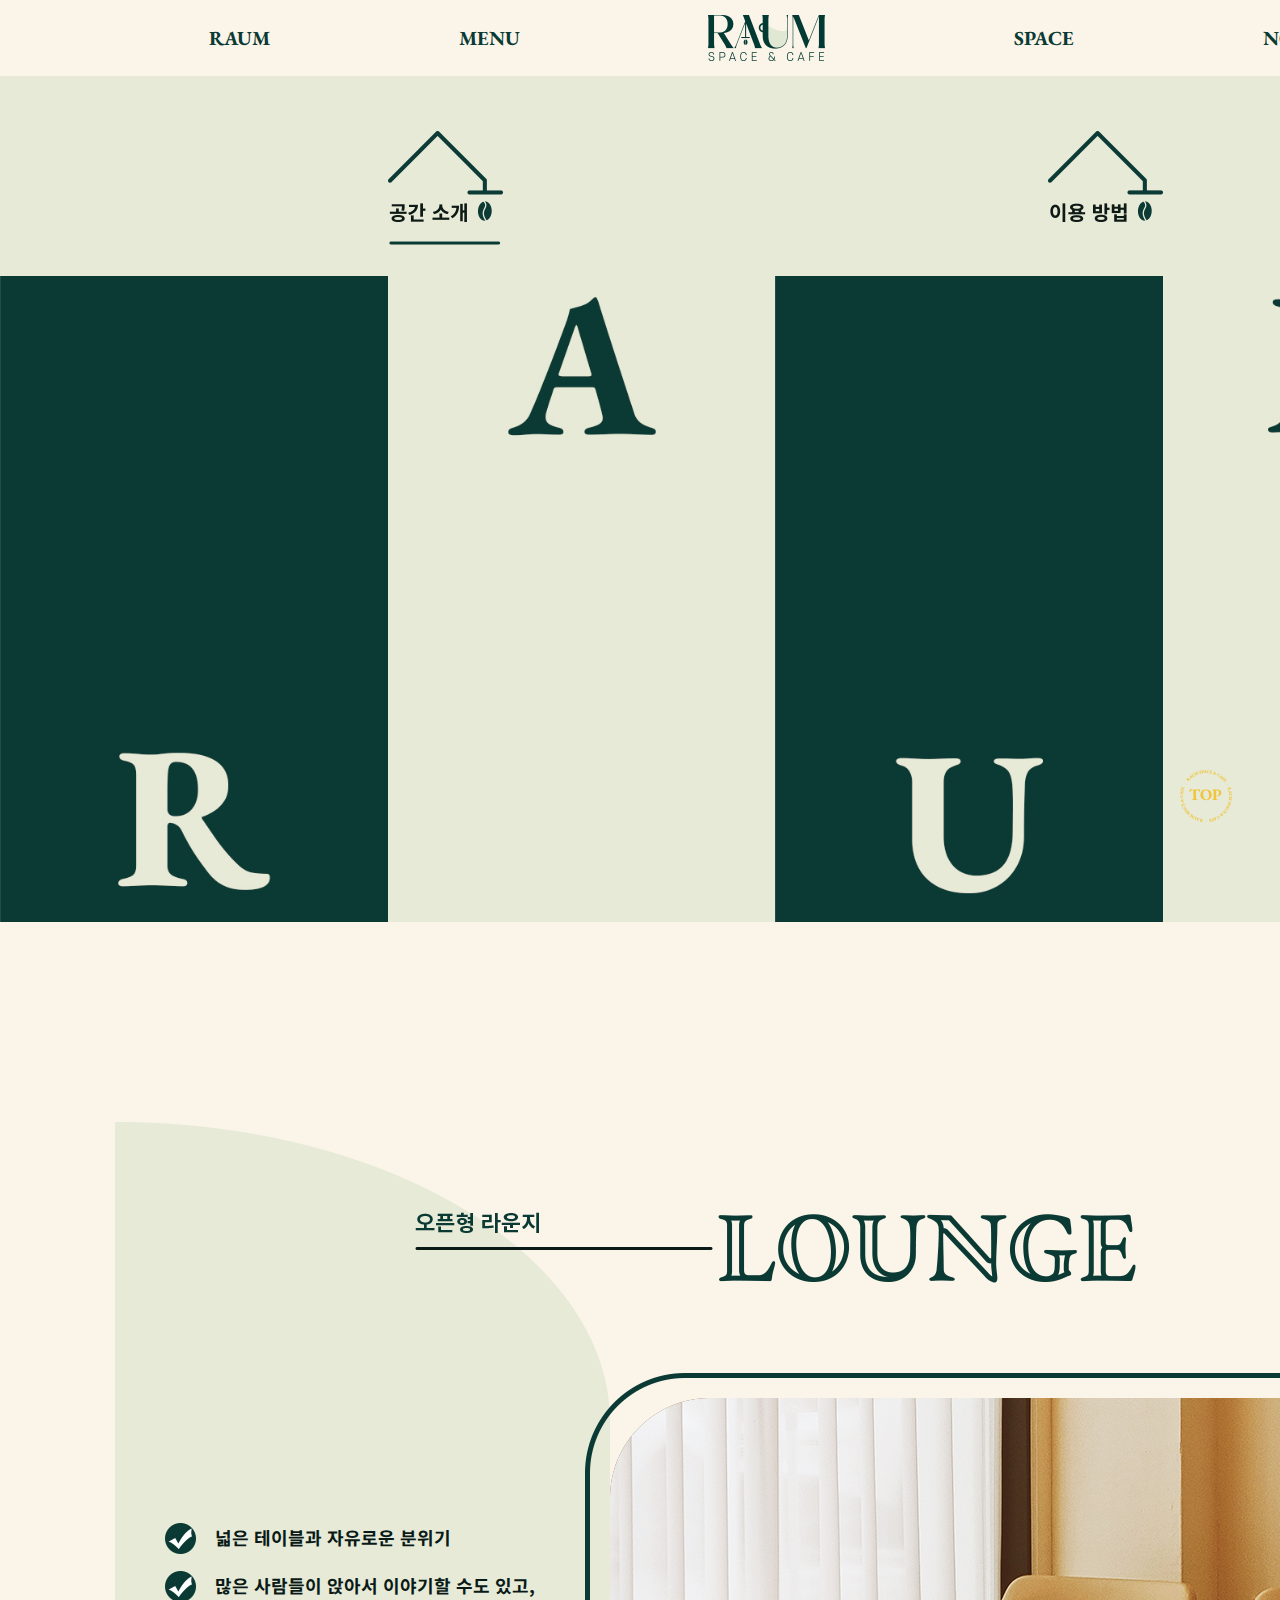
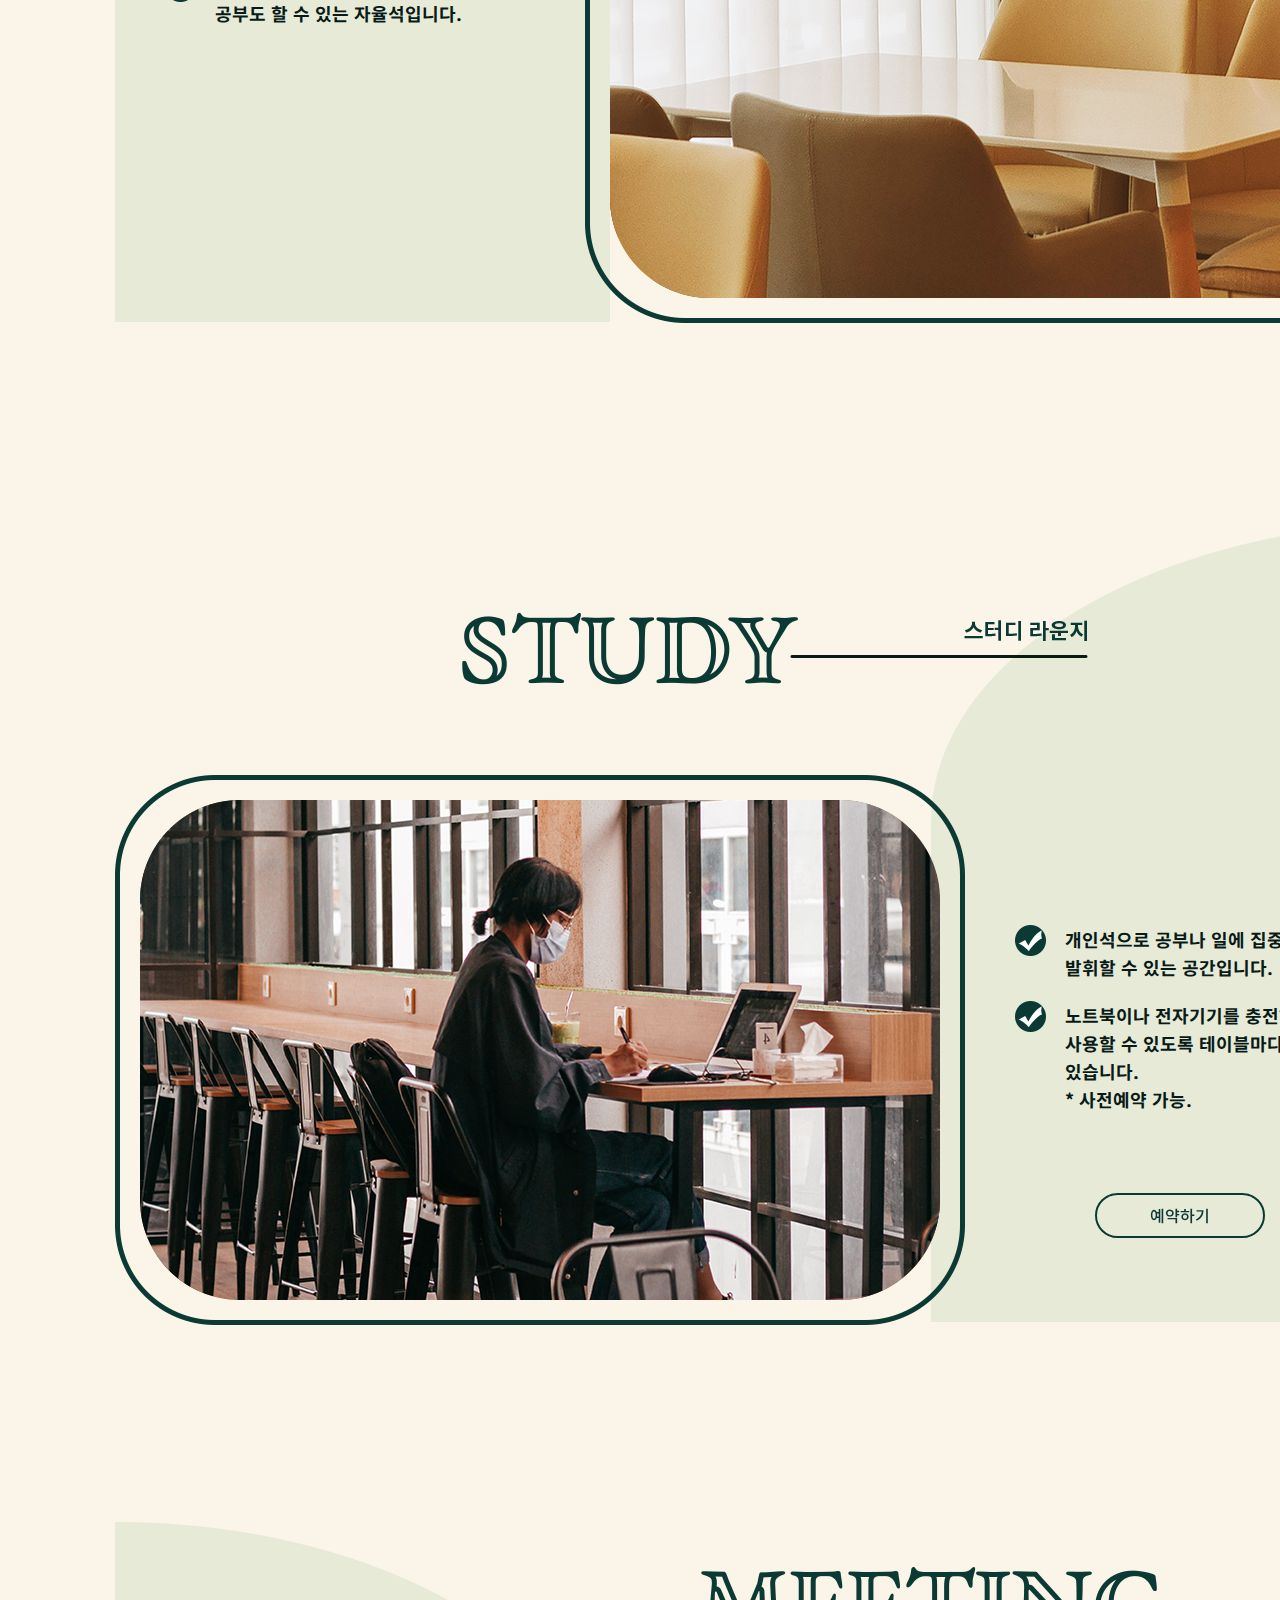
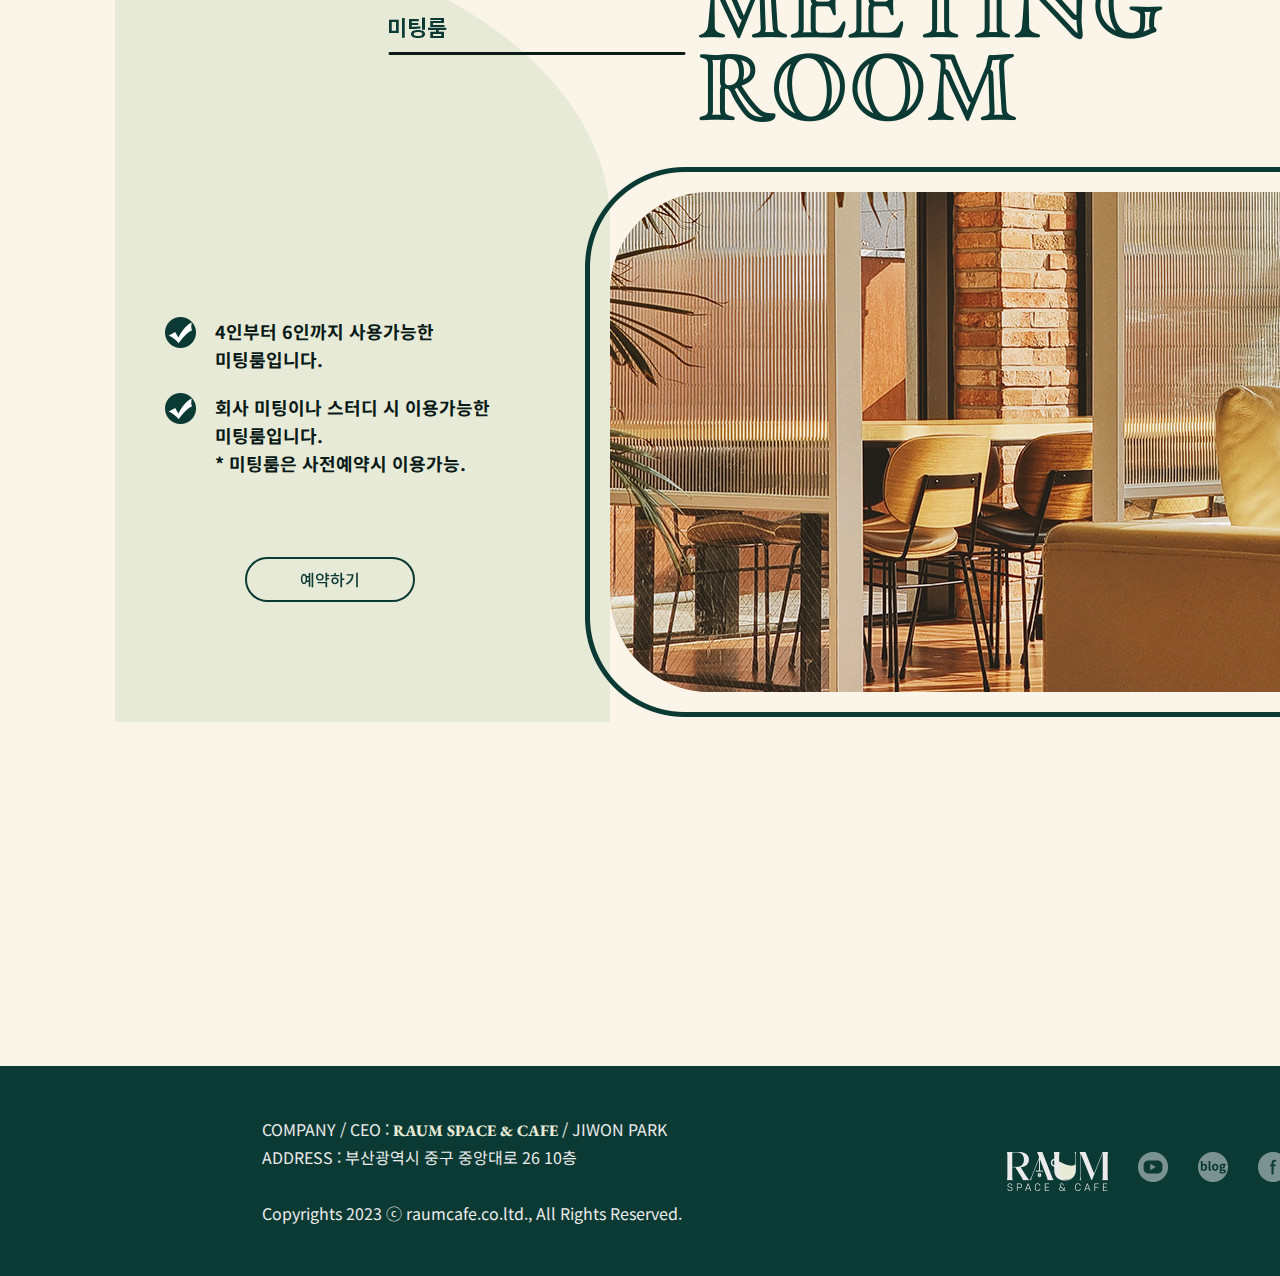
<file: sub3.html>
<!DOCTYPE html>
<html lang="ko">

<head>
    <meta charset="UTF-8">
    <meta http-equiv="X-UA-Compatible" content="IE=edge">
    <meta name="viewport" content="width=1550">
    <title>RAUM - sub3</title>


    <!-- 폰트연결 -->
    <!-- NOTO SANS KR -->
    <link rel="preconnect" href="https://fonts.googleapis.com">
    <link rel="preconnect" href="https://fonts.gstatic.com" crossorigin>
    <link href="https://fonts.googleapis.com/css2?family=Noto+Sans+KR:wght@100;300;400;500;700;900&display=swap"
        rel="stylesheet">

    <!-- EB Garamond -->
    <link rel="preconnect" href="https://fonts.googleapis.com">
    <link rel="preconnect" href="https://fonts.gstatic.com" crossorigin>
    <link
        href="https://fonts.googleapis.com/css2?family=EB+Garamond:ital,wght@0,400;0,500;0,600;0,700;0,800;1,400;1,500;1,600;1,700;1,800&display=swap"
        rel="stylesheet">


    <!-- Link Swiper's CSS -->
    <link rel="stylesheet" href="https://cdn.jsdelivr.net/npm/swiper@9/swiper-bundle.min.css" />


    <!-- css연결 -->
    <link rel="stylesheet" href="./css/sub3style.css">



    <!-- 파비콘연결 -->
    <link rel="shortcut icon" href="images/favicon.png" type="image/x-icon">
</head>

<body>
    <div id="header">
        <!-- bg -->
        <div class="header_inner">
            <ul id="gnb">
                <li><a href="./sub1.html">RAUM</a>
                    <ul class="sub">
                        <li><a href="./sub1.html#about">브랜드 소개</a></li>
                        <li><a href="./sub1.html#direction">오시는 길</a></li>
                    </ul>

                </li>
                <li><a href="./sub2.html">MENU</a>
                    <ul class="sub">
                        <li><a href="./sub2.html">NEW</a></li>
                        <li><a href="./sub2.html">COFFEE</a></li>
                        <li><a href="./sub2.html">NONCOFFEE</a></li>
                        <li><a href="./sub2.html">DESSERT</a></li>
                        <li><a href="./sub2.html">MD</a></li>
                    </ul>
                </li>
                <li><a href="./index.html"><img src="images/header_logo.png" alt="헤더로고이미지"></a>
                </li>
                <li><a href="./sub3.html">SPACE</a>
                    <ul class="sub">
                        <li><a href="./sub3.html">공간 소개</a></li>
                        <li><a href="./sub3.html">이용 방법</a></li>
                    </ul>
                </li>
                <li><a href="./sub4.html">NOTICE</a>
                    <ul class="sub">
                        <li><a href="./sub4.html">EVENT</a></li>
                        <li><a href="./sub4.html">FAQ</a></li>
                    </ul>
                </li>
            </ul><!--gnb-->
            <div class="gnb_bg"></div>
        </div><!--header_inner-->
    </div><!--header-->



    <div id="menu">
        <!--탭 메뉴 영역 -->
        <ul class="tabs">
            <li><a href="#tab1"><img src="images/space_images/tab_space2.png" alt="공간소개메뉴탭"></a></li>
            <li><a href="#tab2"><img src="images/space_images/tab_space1.png" alt="이용방법메뉴탭"></a></li>
        </ul>
        <!--누를 버튼에 해당하는 만큼 li를 만들어 주시고, a 태그 안에 href에 해당하는 탭 내용이 보이게 되므로, 다른 아이디를 지정합니다.-->

        <!--탭 콘텐츠 영역 -->
        <div class="tab_container">
            <div id="tab1" class="tab_content">
                <!--Content-->
                <div id="contents" class="mainpage">
                    <div class="main_visual main_visual_prd">
                        <div class="mainviewcont main_visual_fixed">
                            <div class="visual_view">
                                <span class="viewbg_wrap"
                                    style="background-image:url(./images/space_images/banner1.jpg)">
                                    <span class="viewbg"
                                        style="background-image:url(./images/space_images/banner1-1.jpg)"></span>
                                </span>
                                <span class="viewbg_wrap"
                                    style="background-image:url(./images/space_images/banner2.jpg)">
                                    <span class="viewbg"
                                        style="background-image:url(./images/space_images/banner2-1.jpg)"></span>
                                </span>
                                <span class="viewbg_wrap"
                                    style="background-image:url(./images/space_images/banner3.jpg)">
                                    <span class="viewbg"
                                        style="background-image:url(./images/space_images/banner3-1.jpg)"></span>
                                </span>
                                <span class="viewbg_wrap"
                                    style="background-image:url(./images/space_images/banner4.jpg)">
                                    <span class="viewbg"
                                        style="background-image:url(./images/space_images/banner4-1.jpg)"></span>
                                </span>
                            </div>
                            <div class="visual">
                                <a href="#" class="inlink">
                                </a>

                                <a href="#" class="inlink">
                                </a>

                                <a href="#" class="inlink">
                                </a>

                                <a href="#" class="inlink">
                                </a>
                            </div>
                        </div>

                    </div>
                </div>


                <div id="space">
                    <div class="space1">
                        <h1><img src="images/space_images/lounge_t.png" alt="라운지텍스트이미지"></h1>
                        <div class="space1_inner">
                            <div class="text_s">
                                <p>넓은 테이블과 자유로운 분위기</p>
                                <p>많은 사람들이 앉아서 이야기할 수도 있고,
                                    <br>
                                    공부도 할
                                    수 있는 자율석입니다.
                                </p>
                            </div><!--text_s-->

                            <!-- Swiper -->
                            <div class="swiper space_slide">
                                <div class="swiper-wrapper">
                                    <div class="swiper-slide"><img src="images/space_images/space1_img1.png"
                                            alt="라운지공간이미지1"></div>
                                    <div class="swiper-slide"><img src="images/space_images/space1_img2.png"
                                            alt="라운지공간이미지2"></div>
                                    <div class="swiper-slide"><img src="images/space_images/space1_img3.png"
                                            alt="라운지공간이미지3"></div>
                                </div>
                                <div class="swiper-pagination"></div>
                            </div>

                        </div><!--space1_inner-->
                    </div><!--space1-->





                    <div id="reserve_btn" class="space2">
                        <h1><img src="images/space_images/study_t.png" alt="스터디텍스트이미지"></h1>
                        <div class="space2_inner">

                            <!-- Swiper -->
                            <div class="swiper space_slide">
                                <div class="swiper-wrapper">
                                    <div class="swiper-slide"><img src="images/space_images/space2_img1.png"
                                            alt="스터디공간이미지1"></div>
                                    <div class="swiper-slide"><img src="images/space_images/space2_img2.png"
                                            alt="스터디공간이미지2"></div>
                                    <div class="swiper-slide"><img src="images/space_images/space2_img3.png"
                                            alt="스터디공간이미지3"></div>
                                </div>
                                <div class="swiper-pagination"></div>
                            </div>


                            <div class="text_s">
                                <p> 개인석으로 공부나 일에 집중도를 <br> 발휘할
                                    수 있는
                                    공간입니다.</p>
                                <p> 노트북이나 전자기기를 충전하면서 <br>
                                    사용할 수 있도록 테이블마다 어댑트가 <br>
                                    있습니다. <br>
                                    * 사전예약 가능.
                                </p>
                                <div href="#reserve_btn" type="button" class="eng btn-bubble">
                                    예약하기
                                    <span class="btn-bubble-inner">
                                        <span class="btn-bubble-itembox">
                                            <span class="btn-bubble-item"></span>
                                            <span class="btn-bubble-item"></span>
                                            <span class="btn-bubble-item"></span>
                                            <span class="btn-bubble-item"></span>
                                        </span>
                                    </span>
                                    </a>
                                </div><!--button-->
                            </div><!--text_s-->
                        </div><!--space2_inner-->
                    </div><!--space2-->





                    <div id="reserve_btn" class="space3">
                        <h1><img src="images/space_images/meetingroom_t.png" alt="라운지텍스트이미지"></h1>
                        <div class="space3_inner">
                            <div class="text_s">
                                <p> 4인부터 6인까지 사용가능한 <br> 미팅룸입니다.</p>
                                <p> 회사 미팅이나 스터디 시 이용가능한 <br>
                                    미팅룸입니다. <br>
                                    * 미팅룸은 사전예약시 이용가능.
                                </p>

                                <div href="#reserve_btn" type="button" class="eng btn-bubble">
                                    예약하기
                                    <span class="btn-bubble-inner">
                                        <span class="btn-bubble-itembox">
                                            <span class="btn-bubble-item"></span>
                                            <span class="btn-bubble-item"></span>
                                            <span class="btn-bubble-item"></span>
                                            <span class="btn-bubble-item"></span>
                                        </span>
                                    </span>
                                </div>

                                <!-- <a href="#reserve_btn" type="button" class="eng btn-bubble">
                                    예약하기
                                    <span class="btn-bubble-inner">
                                        <span class="btn-bubble-itembox">
                                            <span class="btn-bubble-item"></span>
                                            <span class="btn-bubble-item"></span>
                                            <span class="btn-bubble-item"></span>
                                            <span class="btn-bubble-item"></span>
                                        </span>
                                    </span>
                                </a> -->
                            </div><!--text_s-->

                            <!-- Swiper -->
                            <div class="swiper space_slide">
                                <div class="swiper-wrapper">
                                    <div class="swiper-slide"><img src="images/space_images/space3_img1.png"
                                            alt="미팅룸공간이미지1"></div>
                                    <div class="swiper-slide"><img src="images/space_images/space3_img2.png"
                                            alt="미팅룸공간이미지2"></div>
                                    <div class="swiper-slide"><img src="images/space_images/space3_img3.png"
                                            alt="미팅룸공간이미지3"></div>
                                </div>
                                <div class="swiper-pagination"></div>
                            </div>



                        </div><!--space3_inner-->
                    </div><!--space3-->


                    <!-- 예약하기 팝업창 -->
                    <div class="popup">
                        <!-- bg -->
                        <div class="popup_inner">
                            <!-- 가운데정렬, 상세설명박스 -->
                            <p class="p_title">RESERVATION</p>
                            <form>
                                <div class="read">
                                    <h3>이용약관</h3>
                                    RAUM 주식회사(이하 ‘RAUM’)는 RAUM SPACE & CAFE를 비롯한 RAUM 도메인의 웹사이트를 통해 다양한 정보의 제공을
                                    중개하거나 해당
                                    정보 제공자와의 연결을 매개하고 있습니다. <br>
                                    RAUM은 정보중개자로서 이미 생산된 정보를 "있는 그대로" 중개 또는 매개합니다. RAUM은 서비스를 매개로 고객 여러분이 찾고자 하는
                                    정보들이
                                    전달될 수 있도록 최선의 노력을 다하고 있습니다. 다만, 이용자(회원)가 작성한 게시물, 언론사가 보도한 기사, 광고주가 제작한 광고물,
                                    판매자가
                                    표시한 상품 판매 정보 등이나 RAUM 서비스를 통해 연결되는 제3자 도메인의 (웹)사이트는 해당 정보의 제공자가 독립적으로 작성 또는 제작한
                                    정보이기
                                    때문에, RAUM 서비스에서 중개 또는 매개된 정보라도 그 정보의 정확성, 신뢰성 또는 적법성은 원칙적으로 해당 정보를 작성하였거나 혹은 제작한
                                    당사자가 담보하고 이에 따른 책임을 부담합니다. 따라서, 이러한 정보를 신뢰할지 여부와 신뢰한다면 어느 정도까지 믿을 것인지의 결정은 전적으로
                                    고객
                                    여러분의 몫인 만큼 신중하게 판단해 주시기 바랍니다. <br>
                                    거래의 책임<br>
                                    RAUM은 사이트에 입점한 모든 쇼핑몰 및 유료컨텐츠서비스는 상품 및 서비스 판매업체가 독자적으로 소유하고 운영하며 판매업체의 전적인 책임 하에
                                    있습니다. RAUM은는 판매 업체의 활동, 상점에서 제공되는 상품이나 서비스, 또는 게재되는 내용, 개별 쇼핑몰 및 서비스업체로의 접속 또는
                                    접속
                                    불능으로 인한 어떠한 손해, 손실, 상해 등 이용자와 입점업체간에 행하여지는 거래에 대해서 명시적으로 어떠한 책임이나 의무도 부담하지
                                    아니합니다.<br>
                                    입점 쇼핑몰 등이 제공하는 다양한 상품이나 서비스에 대한 질문과 불만에 대하여는 해당 쇼핑몰 등에 직접 연락을 취하시기 바랍니다. 모든 상점은
                                    홈페이지에 연락처 정보를 제공하는 링크를 가지고 있습니다.<br>
                                </div><!--read-->
                                <div class="check"><input type="checkbox"> 약관에 동의합니다</div>
                                <table>
                                    <tr>
                                        <th><label for="name">이 름</label></th>
                                        <td>
                                            <div><input type="text" id="name" placeholder="NAME"></div>
                                        </td>
                                    </tr>
                                    <tr>
                                        <th><label for="phone">연락처</label></th>
                                        <td><input type="numb" id="phone" placeholder="'-'는 빼고 입력해주세요"></td>
                                    </tr>
                                    <tr>
                                        <th><label for="date">희망일자</label></th>
                                        <td><input type="date" id="date"></td>
                                    </tr>
                                    <tr>
                                        <th><label for="room">예약장소</label></th>
                                        <td>
                                            <select id="room">
                                                <option value="room1">스터디라운지</option>
                                                <option value="room2">미팅룸</option>
                                            </select>
                                        </td>
                                    </tr>
                                    <tr>
                                        <th><label for="date">인원수</label></th>
                                        <td>
                                            <input type="number" min="1" value="1">
                                        </td>
                                    </tr>
                                </table>

                                <p class="test"><a href="#">보내기</a></p>
                            </form>
                            <p class="close"><img src="images/space_images/popup_xicon.png" alt="x아이콘"></p>




                        </div><!--popup_inner-->

                    </div><!--popup-->







                </div><!--space-->




            </div><!--tab1-->





            <div id="tab2" class="tab_content">
                <!--Content-->


                <div class="service">
                    <!-- 가운데정렬 -->
                    <div class="service1">
                        <div class="title">
                            <p class="sub_title">이용안내</p>
                            <p><img src="images/space_images/text_line.png" alt="텍스트라인"></p>
                        </div><!--title-->
                        <div class="text_ser1">
                            <p>스터디 라운지는 자율석이지만, 사전에 예약이 가능합니다.</p>
                            <p>미팅룸은 사전예약시에만 이용이 가능합니다.</p>
                            <p>사전예약을 원하시면, 예약하기 버튼을 눌러 작성해주시면 예약이 완료됩니다.</p>
                        </div><!--text_ser1-->
                    </div><!--service1-->


                    <div class="service2">
                        <div class="title">
                            <p class="sub_title">라움 라운지 서비스</p>
                            <p><img src="images/space_images/text_line.png" alt="텍스트라인"></p>
                        </div><!--title-->
                        <div class="text_ser2">
                            <ul>
                                <li>
                                    <img src="images/space_images/service1.png" alt="서비스이미지1">
                                    <p>WIFI , 유/무선 LAN <br>
                                        사용가능</p>
                                </li>
                                <li>
                                    <img src="images/space_images/service2.png" alt="서비스이미지2">
                                    <p>무릎 담요 제공</p>
                                </li>
                                <li>
                                    <img src="images/space_images/service3.png" alt="서비스이미지3">
                                    <p>충전기 렌탈</p>
                                </li>
                                <li>
                                    <img src="images/space_images/service4.png" alt="서비스이미지4">
                                    <p>복합기 사용가능</p>
                                </li>
                            </ul>
                        </div><!--text_ser2-->
                    </div><!--service2-->

                </div><!--service-->


            </div><!--tab2-->





            <!--위에 만든 li의 갯수만큼 tab_content를 만들어 주고, 각각 짝을 지어 아이디를 변경해준다. 클래스는 변경하면 안됩니다!-->
        </div><!--tab-container-->
    </div><!--menu-->






    <div id="footer">
        <div class="footer_inner">

            <div class="copy">
                <p>
                    COMPANY / CEO : <span class="green">RAUM SPACE & CAFE</span> / JIWON PARK <br>
                    ADDRESS : 부산광역시 중구 중앙대로 26 10층
                </p>
                <p class="right">Copyrights 2023 ⓒ raumcafe.co.ltd., All Rights Reserved.</p>
            </div><!--copyright-->

            <div class="icon">
                <ul>
                    <li>
                        <a href="#">
                            <img src="images/footer_logo.png" alt="푸터로고이미지">
                        </a>
                    </li>
                    <li>
                        <a href="#">
                            <img src="images/youtube.png" alt="유튜브아이콘">
                        </a>
                    </li>
                    <li>
                        <a href="#">
                            <img src="images/blog.png" alt="블로그아이콘">
                        </a>
                    </li>
                    <li>
                        <a href="#">
                            <img src="images/facebook.png" alt="페이스북아이콘">
                        </a>
                    </li>
                </ul>
            </div><!--icon-->


        </div><!--footer_inner-->

        <div class="p_f">
            <div class="bg">
                <a href="#">
                    <p>TOP</p>
                    <img src="./images/top_btn.png" alt="" class="bg1">
                </a>
            </div>
        </div>
    </div><!--footer-->











    <!--제이쿼리 라이브러리파일-->
    <script src="./js/jquery-1.12.4.min.js"></script>


    <!--탭 제이쿼리-->
    <script type="text/javascript">
        $(document).ready(function () {

            //처음들어갔을때 모습 만들기...
            $(".tab_content").hide(); //tab_content 부분을 모두 숨김.
            $("ul.tabs li:first").addClass("active").show(); //첫번째 탭이 active클래스를 붙이고, 보여줌.
            $(".tab_content:first").show(); //tab_contents중 첫번째꺼를 보여줌

            //On Click Event
            $("ul.tabs li").click(function () {

                $("ul.tabs li").removeClass("active"); //Remove any "active" class
                $(this).addClass("active"); //선택한 탭에만 active클래스 붙임
                $(".tab_content").hide(); //모든 contents들 숨김

                var activeTab = $(this).find("a").attr("href"); //Find the href attribute value to identify the active tab + content
                /*.attr( attributeName ) -> 선택한 요소의 속성의 값을 가져옵니다.
                .find()는 어떤 요소의 하위 요소 중 특정 요소를 찾을 때 사용합니다.*/
                $(activeTab).fadeIn(); //Fade in the active ID content(active되어있는 칸의 id 값을 가진 부분이 나타남)
                return false;
            });

        });
    </script>



    <!-- banner 제이쿼리 -->
    <script src='js/jquery-ui.min.js'></script>
    <script src="js/banner.js"></script>



    <!-- 슬라이드 제이쿼리 -->
    <!-- Swiper JS -->
    <script src="https://cdn.jsdelivr.net/npm/swiper@9/swiper-bundle.min.js"></script>

    <!-- Initialize Swiper -->
    <script>
        var swiper = new Swiper(".space_slide", {
            slidesPerView: "auto",
            spaceBetween: 30,
            // pagination: {
            //     el: ".swiper-pagination",
            //     clickable: true,
            // },
            effect: "fade",
            loop: true,
            autoplay: {
                delay: 2500,
                disableOnInteraction: false
            },
        });
    </script>





    <!-- 팝업제이쿼리 -->
    <script>
        $(function () {
            /*행위가 없이 효과만 있으므로, popup에 display:none을 한 것과 같은 효과가 난다.*/
            /*.btn_bubble을 클릭하면,
            .popup이 나타나고
    
            .close를 클릭하면,
            .popup이 사라진다.
            */

            $(".btn-bubble").click(function () {
                $(".popup").fadeIn(1000);
            });
            $(".close").click(function () {
                $(".popup").fadeOut(1000);
            });

        });//기본구조 끝부분
    </script>




</body>

</html>
</file>
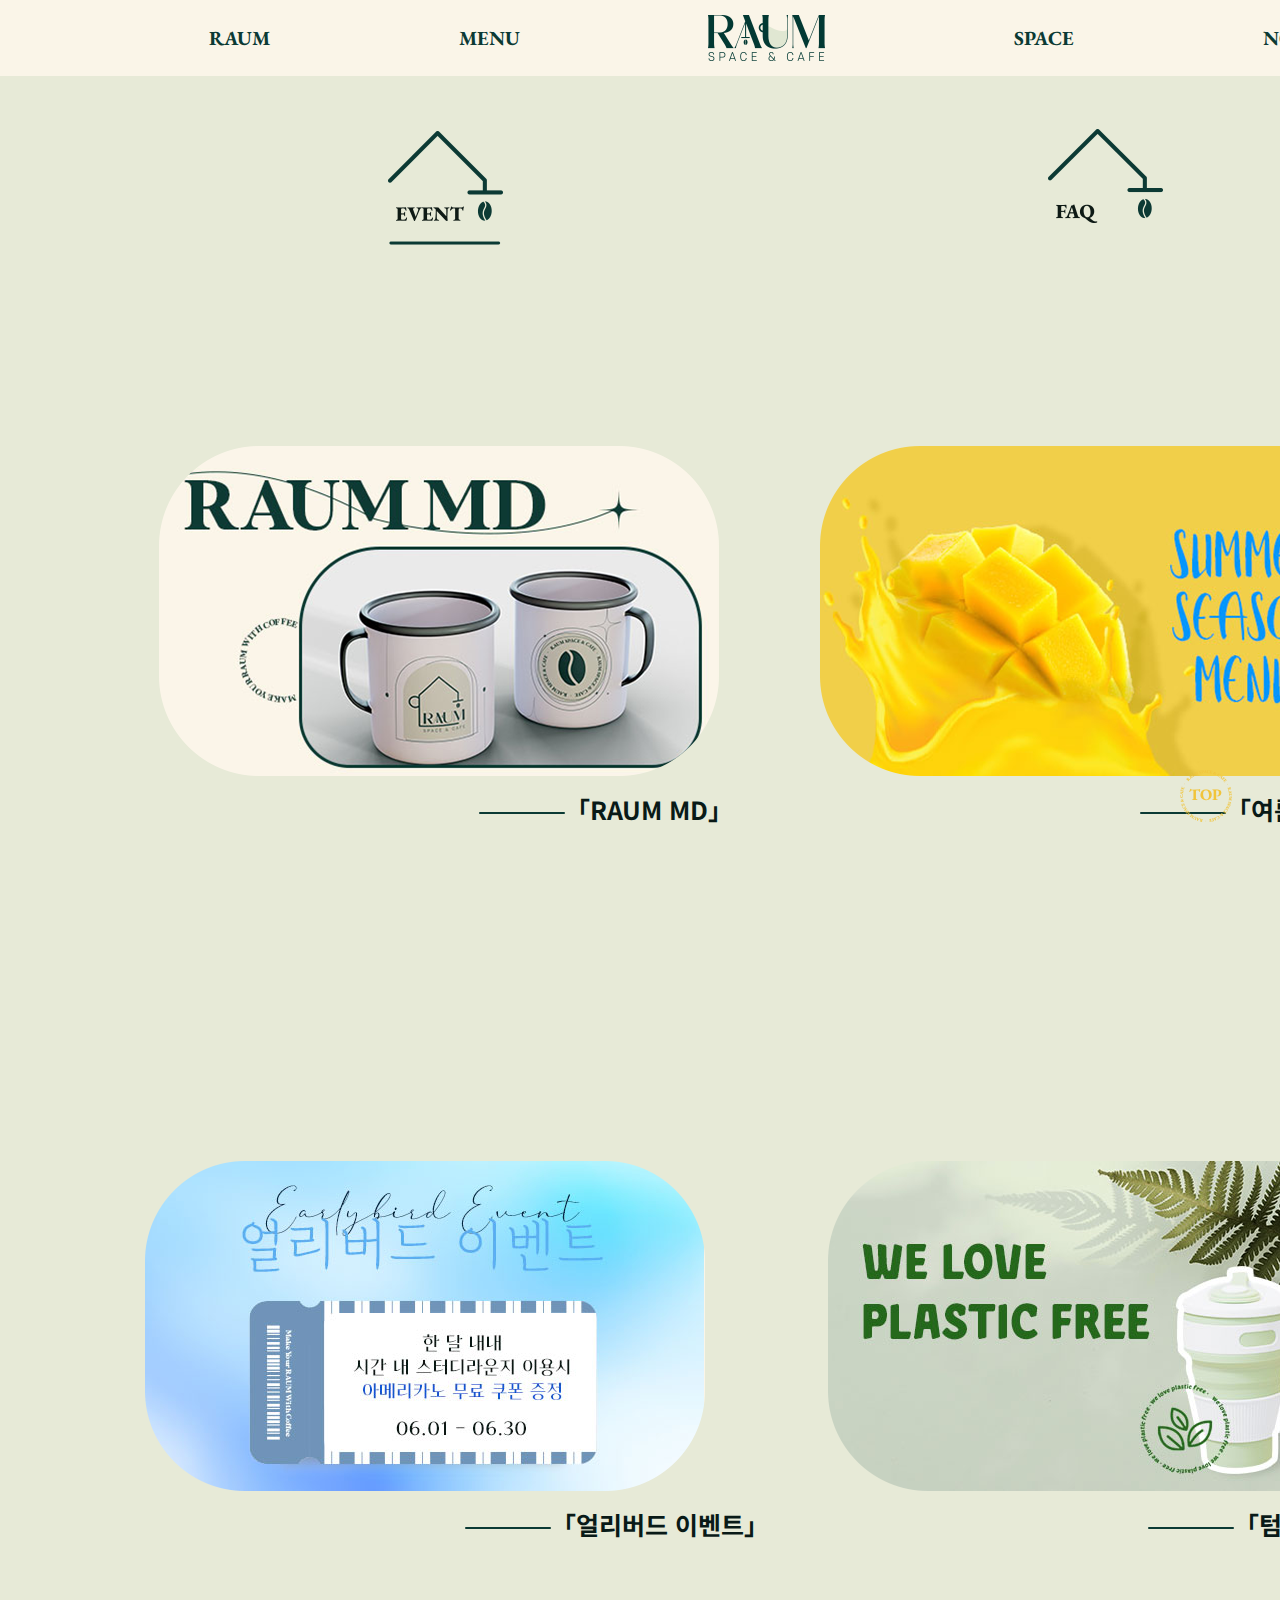
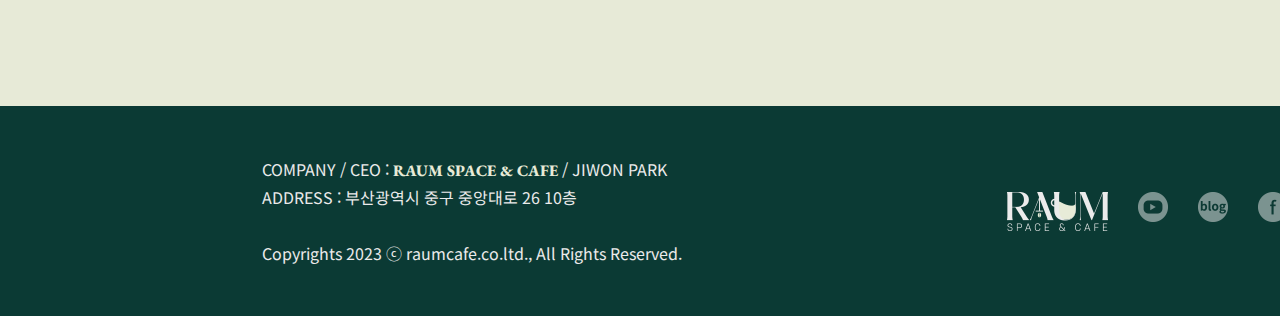
<file: sub4.html>
<!DOCTYPE html>
<html lang="ko">

<head>
    <meta charset="UTF-8">
    <meta http-equiv="X-UA-Compatible" content="IE=edge">
    <meta name="viewport" content="width=1550">
    <title>RAUM - sub4</title>



    <!-- 폰트연결 -->
    <!-- NOTO SANS KR -->
    <link rel="preconnect" href="https://fonts.googleapis.com">
    <link rel="preconnect" href="https://fonts.gstatic.com" crossorigin>
    <link href="https://fonts.googleapis.com/css2?family=Noto+Sans+KR:wght@100;300;400;500;700;900&display=swap"
        rel="stylesheet">

    <!-- EB Garamond -->
    <link rel="preconnect" href="https://fonts.googleapis.com">
    <link rel="preconnect" href="https://fonts.gstatic.com" crossorigin>
    <link
        href="https://fonts.googleapis.com/css2?family=EB+Garamond:ital,wght@0,400;0,500;0,600;0,700;0,800;1,400;1,500;1,600;1,700;1,800&display=swap"
        rel="stylesheet">


    <!-- Link Swiper's CSS -->
    <link rel="stylesheet" href="https://cdn.jsdelivr.net/npm/swiper@9/swiper-bundle.min.css" />

    <!-- css연결 -->
    <link rel="stylesheet" href="./css/sub4style.css">



    <!-- 파비콘연결 -->
    <link rel="shortcut icon" href="images/favicon.png" type="image/x-icon">

</head>

<body>

    <div id="header">
        <!-- bg -->
        <div class="header_inner">
            <ul id="gnb">
                <li><a href="./sub1.html">RAUM</a>
                    <ul class="sub">
                        <li><a href="./sub1.html#about">브랜드 소개</a></li>
                        <li><a href="./sub1.html#direction">오시는 길</a></li>
                    </ul>

                </li>
                <li><a href="./sub2.html">MENU</a>
                    <ul class="sub">
                        <li><a href="./sub2.html">NEW</a></li>
                        <li><a href="./sub2.html">COFFEE</a></li>
                        <li><a href="./sub2.html">NONCOFFEE</a></li>
                        <li><a href="./sub2.html">DESSERT</a></li>
                        <li><a href="./sub2.html">MD</a></li>
                    </ul>
                </li>
                <li><a href="./index.html"><img src="images/header_logo.png" alt="헤더로고이미지"></a>
                </li>
                <li><a href="./sub3.html">SPACE</a>
                    <ul class="sub">
                        <li><a href="./sub3.html">공간 소개</a></li>
                        <li><a href="./sub3.html">이용 방법</a></li>
                    </ul>
                </li>
                <li><a href="./sub4.html">NOTICE</a>
                    <ul class="sub">
                        <li><a href="./sub4.html">EVENT</a></li>
                        <li><a href="./sub4.html">FAQ</a></li>
                    </ul>
                </li>
            </ul><!--gnb-->
            <div class="gnb_bg"></div>
        </div><!--header_inner-->
    </div><!--header-->





    <div id="menu">
        <!--탭 메뉴 영역 -->
        <ul class="tabs">
            <li><a href="#tab1"><img src="images/notice_images/tab_event.png" alt="event메뉴탭"></a></li>
            <li><a href="#tab2"><img src="images/notice_images/tab_FAQ.png" alt="FAQ메뉴탭"></a></li>
        </ul>
        <!--누를 버튼에 해당하는 만큼 li를 만들어 주시고, a 태그 안에 href에 해당하는 탭 내용이 보이게 되므로, 다른 아이디를 지정합니다.-->

        <!--탭 콘텐츠 영역 -->
        <div class="tab_container">
            <div id="tab1" class="tab_content">
                <!--Content-->

                <div class="event">
                    <div class="event1">
                        <div class="event_img">
                            <a href="./sub4_plus.html"><img src="images/notice_images/event_md.png" alt="md미니배너"></a>
                        </div>
                        <div class="event_text">
                            <p><img src="images/notice_images/line.png" alt="선이미지"></p>
                            <p class="text_g">「RAUM MD」</p>
                        </div>
                    </div><!--event1-->

                    <div class="event2">
                        <div class="event_img">
                            <a href="./sub4_plus.html"><img src="images/notice_images/event_mango.png" alt="망고미니배너"></a>
                        </div>
                        <div class="event_text">
                            <p><img src="images/notice_images/line.png" alt="선이미지"></p>
                            <p class="text_g">「여름신메뉴」</p>
                        </div>
                    </div><!--event2-->

                    <div class="event3">
                        <div class="event_img">
                            <a href="./sub4_plus.html"><img src="images/notice_images/event_early.png"
                                    alt="얼리버드미니배너"></a>
                        </div>
                        <div class="event_text">
                            <p><img src="images/notice_images/line.png" alt="선이미지"></p>
                            <p class="text_g">「얼리버드 이벤트」</p>
                        </div>
                    </div><!--event3-->

                    <div class="event4">
                        <div class="event_img">
                            <a href="./sub4_plus.html"><img src="images/notice_images/event_plastic.png"
                                    alt="플라스틱미니배너"></a>
                        </div>
                        <div class="event_text">
                            <p><img src="images/notice_images/line.png" alt="선이미지"></p>
                            <p class="text_g">「텀블러 할인」</p>
                        </div>
                    </div><!--event4-->
                </div><!--event-->


            </div><!--tab1-->





            <div id="tab2" class="tab_content">
                <!--Content-->

                <h1>FAQ. 자주 묻는 질문</h1>
                <div class="notice">

                    <ul>
                        <li>
                            <div class="title">
                                <div class="title_in">Q. 일반 라운지도 좌석 예약이 가능한가요?</div>
                                <div class="plus"><img src="images/notice_images/plus_btn.png" alt="plus"></div>
                            </div>
                            <div class="text_info">
                                일반 라운지 좌석은 예약이 불가능합니다.
                            </div>
                        </li>
                        <li>
                            <div class="title">
                                <div class="title_in">Q. 스터디 라운지, 미팅룸 예약은 어떻게 하나요?</div>
                                <div class="plus"><img src="images/notice_images/plus_btn.png" alt="plus"></div>
                            </div>
                            <div class="text_info">
                                스터디 라운지, 미팅룸은 공간 소개 페이지 > 예약하기 버튼에서 예약폼을 작성해주시면 확인 후, 예약확정 연락을 드리고 있습니다.
                            </div>
                        </li>
                        <li>
                            <div class="title">
                                <div class="title_in">Q. 텀블러 할인은 모든 음료에 적용되나요?</div>
                                <div class="plus"><img src="images/notice_images/plus_btn.png" alt="plus"></div>
                            </div>
                            <div class="text_info">
                                텀블러로 카페 이용 시, 모든 음료 500원 할인 행사를 진행하고 있습니다.
                            </div>
                        </li>
                        <li>
                            <div class="title">
                                <div class="title_in">Q. MD상품도 배송이 가능한가요?</div>
                                <div class="plus"><img src="images/notice_images/plus_btn.png" alt="plus"></div>
                            </div>
                            <div class="text_info">
                                죄송합니다. MD상품은 매장에서만 판매하고 있습니다.
                            </div>
                        </li>
                        <li>
                            <div class="title">
                                <div class="title_in">Q. 원두 주문 시, 원두 분쇄해서 배송이 가능한가요?</div>
                                <div class="plus"><img src="images/notice_images/plus_btn.png" alt="plus"></div>
                            </div>
                            <div class="text_info">
                                네, 가능합니다.
                                원두 주문 시, 분쇄 상태에서 옵션을 선택해주시면 됩니다.
                            </div>
                        </li>
                        <li>
                            <div class="title">
                                <div class="title_in">Q. 얼리버드 행사로 받은 쿠폰을 다른 음료로 교환 가능한가요?</div>
                                <div class="plus"><img src="images/notice_images/plus_btn.png" alt="plus"></div>
                            </div>
                            <div class="text_info">
                                행사 쿠폰이 아메리카노라, 아메리카노 금액을 뺀 추가금을 결제하시면 다른 음료로 교환 가능합니다.
                            </div>
                        </li>
                        <li>
                            <div class="title">
                                <div class="title_in">Q. 스터디 라운지, 미팅룸에서 전자기기 충전이 가능한가요? </div>
                                <div class="plus"><img src="images/notice_images/plus_btn.png" alt="plus"></div>
                            </div>
                            <div class="text_info">
                                네, 가능합니다.
                                매장에서 충전기 렌탈 서비스를 진행하고 있고,
                                스터디 라운지 데스크에는 어댑터가 부착되어있어 전자기기를 충전할 수 있습니다.
                            </div>
                        </li>
                    </ul>
                </div><!--notice-->

            </div><!--tab2-->





            <!--위에 만든 li의 갯수만큼 tab_content를 만들어 주고, 각각 짝을 지어 아이디를 변경해준다. 클래스는 변경하면 안됩니다!-->
        </div><!--tab-container-->
    </div><!--menu-->




    <div id="footer">
        <div class="footer_inner">

            <div class="copy">
                <p>
                    COMPANY / CEO : <span class="green">RAUM SPACE & CAFE</span> / JIWON PARK <br>
                    ADDRESS : 부산광역시 중구 중앙대로 26 10층
                </p>
                <p class="right">Copyrights 2023 ⓒ raumcafe.co.ltd., All Rights Reserved.</p>
            </div><!--copyright-->

            <div class="icon">
                <ul>
                    <li>
                        <a href="#">
                            <img src="images/footer_logo.png" alt="푸터로고이미지">
                        </a>
                    </li>
                    <li>
                        <a href="#">
                            <img src="images/youtube.png" alt="유튜브아이콘">
                        </a>
                    </li>
                    <li>
                        <a href="#">
                            <img src="images/blog.png" alt="블로그아이콘">
                        </a>
                    </li>
                    <li>
                        <a href="#">
                            <img src="images/facebook.png" alt="페이스북아이콘">
                        </a>
                    </li>
                </ul>
            </div><!--icon-->


        </div><!--footer_inner-->

        <div class="p_f">
            <div class="bg">
                <a href="#">
                    <p>TOP</p>
                    <img src="./images/top_btn.png" alt="" class="bg1">
                </a>
            </div>
        </div>
    </div><!--footer-->



    <!--제이쿼리 라이브러리파일-->
    <script src="./js/jquery-1.12.4.min.js"></script>
    <!--탭 제이쿼리-->
    <script type="text/javascript">
        $(document).ready(function () {

            //처음들어갔을때 모습 만들기...
            $(".tab_content").hide(); //tab_content 부분을 모두 숨김.
            $("ul.tabs li:first").addClass("active").show(); //첫번째 탭이 active클래스를 붙이고, 보여줌.
            $(".tab_content:first").show(); //tab_contents중 첫번째꺼를 보여줌

            //On Click Event
            $("ul.tabs li").click(function () {

                $("ul.tabs li").removeClass("active"); //Remove any "active" class
                $(this).addClass("active"); //선택한 탭에만 active클래스 붙임
                $(".tab_content").hide(); //모든 contents들 숨김

                var activeTab = $(this).find("a").attr("href"); //Find the href attribute value to identify the active tab + content
                /*.attr( attributeName ) -> 선택한 요소의 속성의 값을 가져옵니다.
                .find()는 어떤 요소의 하위 요소 중 특정 요소를 찾을 때 사용합니다.*/
                $(activeTab).fadeIn(); //Fade in the active ID content(active되어있는 칸의 id 값을 가진 부분이 나타남)
                return false;
            });

        });
    </script>


    <script src="./js/script.js"></script>


</body>

</html>
</file>
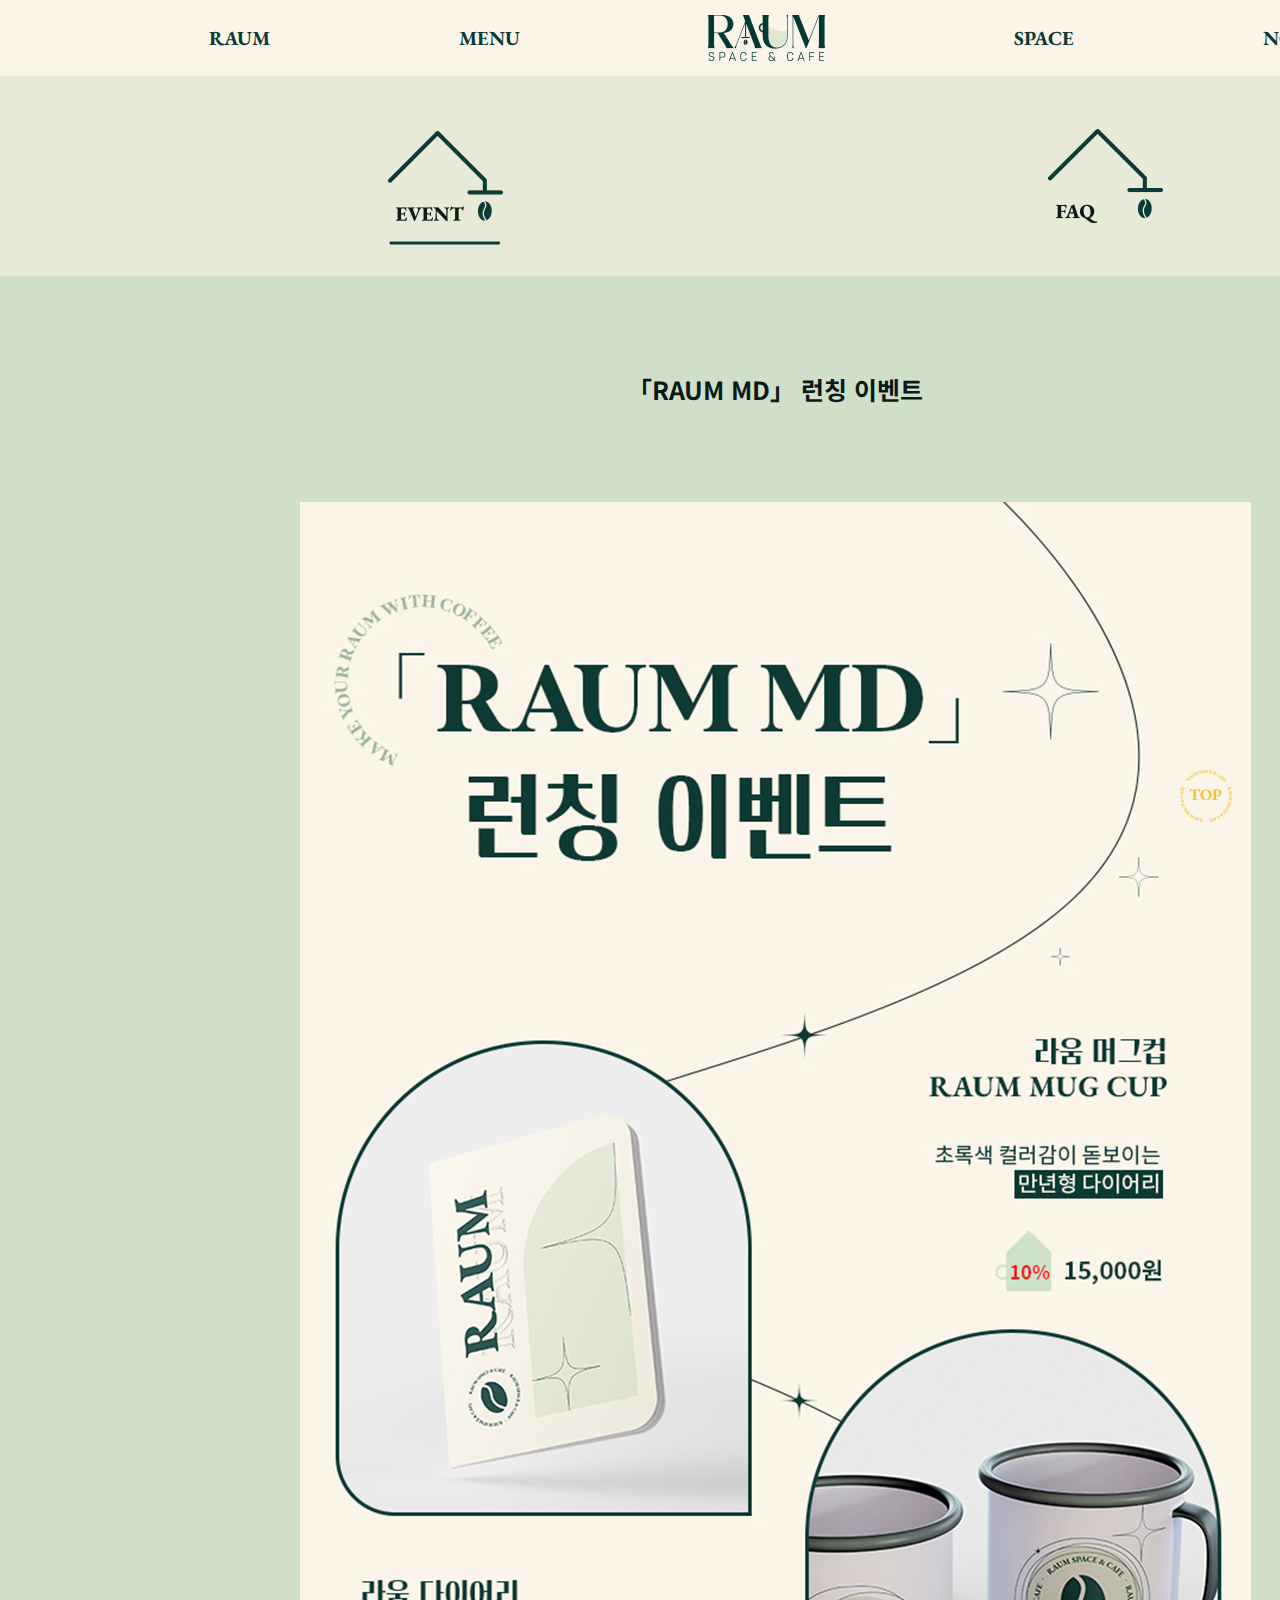
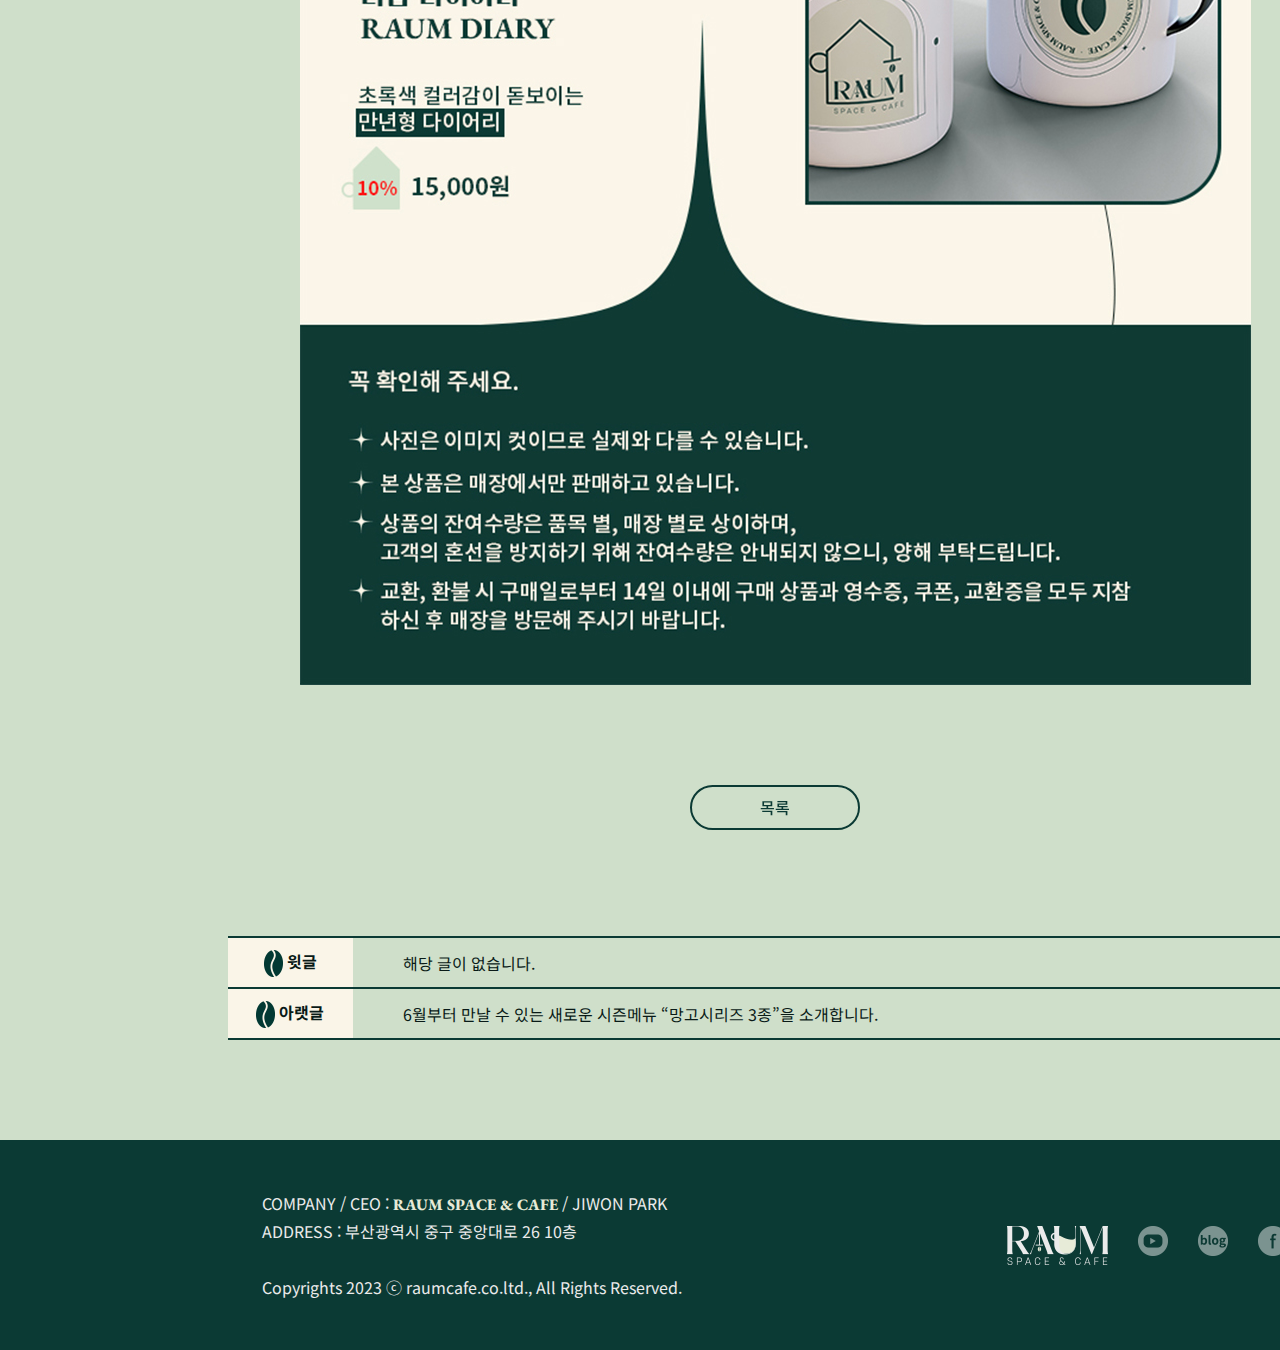
<file: sub4_plus.html>
<!DOCTYPE html>
<html lang="ko">

<head>
    <meta charset="UTF-8">
    <meta http-equiv="X-UA-Compatible" content="IE=edge">
    <meta name="viewport" content="width=1550">
    <title>RAUM - sub4_plus</title>



    <!-- 폰트연결 -->
    <!-- NOTO SANS KR -->
    <link rel="preconnect" href="https://fonts.googleapis.com">
    <link rel="preconnect" href="https://fonts.gstatic.com" crossorigin>
    <link href="https://fonts.googleapis.com/css2?family=Noto+Sans+KR:wght@100;300;400;500;700;900&display=swap"
        rel="stylesheet">

    <!-- EB Garamond -->
    <link rel="preconnect" href="https://fonts.googleapis.com">
    <link rel="preconnect" href="https://fonts.gstatic.com" crossorigin>
    <link
        href="https://fonts.googleapis.com/css2?family=EB+Garamond:ital,wght@0,400;0,500;0,600;0,700;0,800;1,400;1,500;1,600;1,700;1,800&display=swap"
        rel="stylesheet">


    <!-- Link Swiper's CSS -->
    <link rel="stylesheet" href="https://cdn.jsdelivr.net/npm/swiper@9/swiper-bundle.min.css" />

    <!-- css연결 -->
    <link rel="stylesheet" href="./css/sub4_plus_style.css">



    <!-- 파비콘연결 -->
    <link rel="shortcut icon" href="images/favicon.png" type="image/x-icon">
</head>

<body>

    <div id="header">
        <!-- bg -->
        <div class="header_inner">
            <ul id="gnb">
                <li><a href="./sub1.html">RAUM</a>
                    <ul class="sub">
                        <li><a href="./sub1.html#about">브랜드 소개</a></li>
                        <li><a href="./sub1.html#direction">오시는 길</a></li>
                    </ul>

                </li>
                <li><a href="./sub2.html">MENU</a>
                    <ul class="sub">
                        <li><a href="./sub2.html">NEW</a></li>
                        <li><a href="./sub2.html">COFFEE</a></li>
                        <li><a href="./sub2.html">NONCOFFEE</a></li>
                        <li><a href="./sub2.html">DESSERT</a></li>
                        <li><a href="./sub2.html">MD</a></li>
                    </ul>
                </li>
                <li><a href="./index.html"><img src="images/header_logo.png" alt="헤더로고이미지"></a>
                </li>
                <li><a href="./sub3.html">SPACE</a>
                    <ul class="sub">
                        <li><a href="./sub3.html">공간 소개</a></li>
                        <li><a href="./sub3.html">이용 방법</a></li>
                    </ul>
                </li>
                <li><a href="./sub4.html">NOTICE</a>
                    <ul class="sub">
                        <li><a href="./sub4.html">EVENT</a></li>
                        <li><a href="./sub4.html">FAQ</a></li>
                    </ul>
                </li>
            </ul><!--gnb-->
            <div class="gnb_bg"></div>
        </div><!--header_inner-->
    </div><!--header-->


    <div id="menu">
        <!--탭 메뉴 영역 -->
        <ul class="tabs">
            <li><a href="./sub4.html"><img src="images/notice_images/tab_event.png" alt="event메뉴탭"></a></li>
            <li><a href="./sub4.html"><img src="images/notice_images/tab_FAQ.png" alt="FAQ메뉴탭"></a></li>
        </ul>
        <!--누를 버튼에 해당하는 만큼 li를 만들어 주시고, a 태그 안에 href에 해당하는 탭 내용이 보이게 되므로, 다른 아이디를 지정합니다.-->

        <!--탭 콘텐츠 영역 -->
        <div class="tab_container">
            <div id="event_md">
                <!--Content-->

                <p class="event_title">「RAUM MD」 런칭 이벤트</p>

                <img src="images/sub4_plus/md_plus.jpg" alt="md배너이미지">


                <div class="bubble_btn">
                    <a href="./sub4.html#event" type="button" class="eng btn-bubble">
                        목록
                        <span class="btn-bubble-inner">
                            <span class="btn-bubble-itembox">
                                <span class="btn-bubble-item"></span>
                                <span class="btn-bubble-item"></span>
                                <span class="btn-bubble-item"></span>
                                <span class="btn-bubble-item"></span>
                            </span>
                        </span>
                    </a>
                </div>

                <table>
                    <tr>
                        <th>
                            <img src="images/sub4_plus/bean_icon.png" alt="원두아이콘이미지">
                            윗글
                        </th>
                        <td>
                            해당 글이 없습니다.
                        </td>
                    </tr>
                    <tr>
                        <th>
                            <img src="images/sub4_plus/bean_icon.png" alt="원두아이콘이미지">
                            아랫글
                        </th>
                        <td>
                            <a href="./sub4.html"> 6월부터 만날 수 있는 새로운 시즌메뉴 “망고시리즈 3종”을 소개합니다.
                            </a>
                        </td>
                    </tr>
                </table>
            </div><!--event_md-->
        </div><!--tab-container-->
    </div><!--menu-->




    <div id="footer">
        <div class="footer_inner">

            <div class="copy">
                <p>
                    COMPANY / CEO : <span class="green">RAUM SPACE & CAFE</span> / JIWON PARK <br>
                    ADDRESS : 부산광역시 중구 중앙대로 26 10층
                </p>
                <p class="right">Copyrights 2023 ⓒ raumcafe.co.ltd., All Rights Reserved.</p>
            </div><!--copyright-->

            <div class="icon">
                <ul>
                    <li>
                        <a href="#">
                            <img src="images/footer_logo.png" alt="푸터로고이미지">
                        </a>
                    </li>
                    <li>
                        <a href="#">
                            <img src="images/youtube.png" alt="유튜브아이콘">
                        </a>
                    </li>
                    <li>
                        <a href="#">
                            <img src="images/blog.png" alt="블로그아이콘">
                        </a>
                    </li>
                    <li>
                        <a href="#">
                            <img src="images/facebook.png" alt="페이스북아이콘">
                        </a>
                    </li>
                </ul>
            </div><!--icon-->


        </div><!--footer_inner-->

        <div class="p_f">
            <div class="bg">
                <a href="#">
                    <p>TOP</p>
                    <img src="./images/top_btn.png" alt="" class="bg1">
                </a>
            </div>
        </div>
    </div><!--footer-->



    <!--제이쿼리 라이브러리파일-->
    <script src="./js/jquery-1.12.4.min.js"></script>
    <!--탭 제이쿼리-->
    <script type="text/javascript">
        $(document).ready(function () {

            //처음들어갔을때 모습 만들기...
            $(".tab_content").hide(); //tab_content 부분을 모두 숨김.
            $("ul.tabs li:first").addClass("active").show(); //첫번째 탭이 active클래스를 붙이고, 보여줌.
            $(".tab_content:first").show(); //tab_contents중 첫번째꺼를 보여줌

            //On Click Event
            $("ul.tabs li").click(function () {

                $("ul.tabs li").removeClass("active"); //Remove any "active" class
                $(this).addClass("active"); //선택한 탭에만 active클래스 붙임
                $(".tab_content").hide(); //모든 contents들 숨김

                var activeTab = $(this).find("a").attr("href"); //Find the href attribute value to identify the active tab + content
                /*.attr( attributeName ) -> 선택한 요소의 속성의 값을 가져옵니다.
                .find()는 어떤 요소의 하위 요소 중 특정 요소를 찾을 때 사용합니다.*/
                $(activeTab).fadeIn(); //Fade in the active ID content(active되어있는 칸의 id 값을 가진 부분이 나타남)
                return false;
            });

        });
    </script>


    <script src="./js/script.js"></script>

</body>

</html>
</file>
<file: css/sub1style.css>
@charset "utf-8";
/* 폰트

    NOTO SANS KR
    font-family: 'Noto Sans KR', sans-serif;

    EB garamond
    font-family: 'EB Garamond', serif;

*/

* {
    margin: 0;
    padding: 0;
}

a {
    text-decoration: none;
    color: inherit;
}

ul,
ol {
    list-style: none;
}

img,
video,
iframe {
    vertical-align: middle;
}

body {
    min-width: 1550px;
    font-size: 16px;
    line-height: 26px;
    color: #091a17;
    background-color: #e7ead7;
    font-family: 'Noto Sans KR', sans-serif;
}


/* header */
#header {
    background-color: #faf5e8;
}

.header_inner {
    width: 1320px;
    margin: 0 auto;
    position: relative;
}

#gnb {
    display: flex;
    justify-content: space-around;
    align-items: center;
}




/* sub */

.gnb_bg {
    background-color: #0b3a34;
    border-radius: 0 0 100px 100px;
    opacity: 0.8;
    position: absolute;
    width: 1320px;
    height: 300px;
    z-index: 5;
}

#gnb li {
    font-family: 'EB Garamond', serif;
    font-weight: bold;
    font-size: 20px;
    padding: 15px 0;
    position: relative;
    text-align: center;
    z-index: 10;
    color: #0b3a34;
}

.sub {
    position: absolute;
    left: 50%;
    top: 66px;
    transform: translate(-50%);
    width: 200%;
    display: none;
}

.sub>li>a {
    font-size: 16px;
    color: #ddedcd;
    font-family: 'Noto Sans KR', sans-serif;
    padding: 5px 0;
    text-align: center;
}

.sub>li>a:hover {
    color: #091a17;
    transition: all 0.5s;
}

/* sub 보이게 안보이게 호버 설정 */

.gnb_bg {
    display: none;
}


.header_inner:hover>.gnb_bg,
.header_inner:hover .sub {
    display: block;
}



/* main */

#main {
    display: flex;
    justify-content: center;
    align-items: center;
    text-align: center;
    background-color: #faf5e8;
}

.slide {
    overflow: hidden;
    /* 슬라이드 벗어나면 안보이게 해놓음 */
    position: relative;
    width: 1247px;
    height: 796px;
    /* li가 전부 포지션되어 높이를 잡아줄 자식이 없으므로, 높이를 꼭! 지정한다. */
}

.slide li {
    position: absolute;
    top: 0;
    left: 0;
    /* transition: all 0.5s; */
    /* 트랜지션 너무 길게 설정하지 말 것 !
    2초마다 한 번씩 바뀌기 때문에 */
}

#main .text {
    width: 677px;
    height: 796px;
    background-color: #faf5e8;
    padding-top: 50px;
    box-sizing: border-box;
}

#main p {
    color: #091a17;
    font-size: 100px;
    line-height: 150px;
    font-family: 'EB Garamond', serif;
    font-weight: 900;
    text-shadow: 5px 5px 5px rgba(0, 0, 0, 0.3);
}

#main .text>.m_green {
    color: #0b3a34;
}

/* ABOUT RAUM */

#about {
    background: url(../images/about_circle1.png) no-repeat center -42.5%,
        url(../images/about_circle2.png) no-repeat center 142.5% #faf5e8;
    position: relative;
}

.line {
    position: absolute;
    top: 0;
    left: 49.8%;
    z-index: 5;
}

.about_inner {
    border-bottom: 5px solid #0b3a34;
}

.about_b1 {
    padding-top: 226px;
    width: 1320px;
    margin: 0 auto;
    display: flex;
    justify-content: center;

}

.left1 {
    width: 590px;
    height: 734px;
    border-radius: 590px 0 0 0;
    background-color: #0b3a34;
}


.left1 {
    position: relative;
}

.right1 {
    width: 590px;
    height: 733px;
}

/* 글자들을 po1 , po2, po3, po4, po5로 함! */
.po1 {
    position: absolute;
    top: 60%;
    left: 67%;
    transform: translate(-50%, -50%);
    color: #ecfffd;
    font-family: 'EB Garamond', serif;
    font-weight: 900;
    font-size: 60px;
    width: 100%;
}


.about_b2 {
    width: 1320px;
    margin: 0 auto;
    display: flex;
    justify-content: center;
    padding-bottom: 226px;

}

.left2 {
    width: 590px;
    height: 733px;
}

.right2 {
    width: 590px;
    height: 733px;
    border-radius: 0 0 590px 0;
    background-color: #e7ead7;
}

.po2 {
    text-align: right;
    font-family: 'Noto Sans KR', sans-serif;
    font-size: 20px;
    line-height: 30px;
    padding: 100px 20px 30px 0;
}

.po3 {
    text-align: right;
    font-family: 'Noto Sans KR', sans-serif;
    font-size: 20px;
    line-height: 30px;
    padding-right: 20px;
}

.po4 {
    text-align: left;
    font-family: 'Noto Sans KR', sans-serif;
    font-size: 20px;
    line-height: 30px;
    padding-top: 70px;
    padding-left: 20px;
}

.po5 {
    text-align: left;
    font-family: 'Noto Sans KR', sans-serif;
    font-size: 20px;
    line-height: 30px;
    padding: 30px 0 0 20px;
}



/* flow */


#flow p {
    font-family: 'EB Garamond', serif;
    font-weight: 900;
    font-size: 120px;
}

#flow {
    width: 100%;
    height: 340px;
    align-items: center;
    background-color: #faf5e8;
    display: flex;
    white-space: nowrap;
    overflow: hidden;
    transition: 0.2s;
    border-bottom: 5px solid #0b3a34;
    border-top: 5px solid #0b3a34;
}


@keyframes textLoop {
    0% {
        -webkit-transform: translate3d(0, 0, 0);
        transform: translate3d(0, 0, 0);
    }

    100% {
        -webkit-transform: translate3d(-100%, 0, 0);
        transform: translate3d(-100%, 0, 0);
    }
}

#flow>p {
    animation: textLoop 20s linear infinite;
    padding-right: 20px;
}

#flow .m_green {
    color: #0b3a34;
}


/* logo */
#logo {
    background: url(../images/logo_bg.png) center 38% #e0e7d2 no-repeat;
    width: 100%;
    height: 1365px;

}

.slide2 {
    position: relative;
    width: 1018px;
    height: 500px;
    margin: 0 auto;
    padding-top: 100px;
    border-radius: 0 150px 150px 0;
    /* li가 전부 포지션되어 높이를 잡아줄 자식이 없으므로, 높이를 꼭! 지정한다. */

}

.slide2 li {
    position: absolute;
    top: 184px;
    left: 1px;
    /* transition: all 0.5s; */
    /* 트랜지션 너무 길게 설정하지 말 것 !
    2초마다 한 번씩 바뀌기 때문에 */
}


/* color */
#color {
    background: url(../images/color_bg.jpg) no-repeat center;
    width: 100%;
    height: 1000px;
    border-bottom: 5px solid #0b3a34;
    border-top: 5px solid #0b3a34;

}

.color_c {
    width: 1320px;
    margin: 0 auto;
    position: relative;
}

.raum_t {
    position: absolute;
    top: 115px;
    left: 35px;
    z-index: 5;
}

.color_t {
    position: absolute;
    bottom: -62px;
    right: 47px;
}

.color_inner {
    display: flex;
    justify-content: center;
    align-items: center;
    padding-top: 200px;
}

.color1,
.color2,
.color3 {
    position: relative;
}

.hover1 {
    position: absolute;
    top: 0;
    left: 0;
}

.hover2 {
    position: absolute;
    top: 0;
    left: 0;
}

.hover3 {
    position: absolute;
    top: 0;
    right: 0;
}

.hover1,
.hover2,
.hover3 {
    opacity: 0;
}

.color1:hover .hover1 {
    opacity: 1;
}

.color2:hover .hover2 {
    opacity: 1;
}

.color3:hover .hover3 {
    opacity: 1;
}


/* direction */
#direction {
    width: 100%;
    height: 975px;
    background-color: #cfdfca;
}

.dir_box {
    width: 1320px;
    margin: 0 auto;
    position: relative;
}

.dir_inner {
    display: flex;
    justify-content: space-between;
    align-items: center;
    padding-top: 100px;
}

.text_d {
    display: flex;
    align-items: center;
}

.text_d>p {
    padding-right: 50px;
    color: #0b3a34;
    font-family: 'Noto Sans KR', sans-serif;
    font-size: 18px;
    font-weight: 600;
}

.text_d>.eng {
    font-size: 40px;
    font-family: 'EB Garamond', serif;
    font-weight: 800;
}

.text_d>p>.eng1 {
    font-size: 20px;
    font-family: 'EB Garamond', serif;
}

.share_btn {
    opacity: 0.5;
}

.share_btn:hover {
    opacity: 1;
}

.map {
    padding-top: 50px;
    padding-left: 60px;
}

.dir_bean {
    position: absolute;
    bottom: -36px;
    right: 5px;
}

.dir_logo {
    position: absolute;
    bottom: -91px;
    right: -74px;
}

.rotate .dir_logo {
    animation: rotation 5s linear infinite;
}

/*hover시에 애니메이션의 움직임을 일시정지 하기*/
.rotate:hover .dir_logo {
    animation-play-state: paused;
}

/* 원두모양 회전 애니메이션 */
@keyframes rotation {
    form {
        transform: rotate(0);
    }

    to {
        transform: rotate(360deg);
    }
}


/* footer */
#footer {
    background-color: #0b3a34;
}

.footer_inner {
    width: 1320px;
    margin: 0 auto;
    display: flex;
    justify-content: space-around;
    align-items: center;
}

.copy {
    font-family: 'Noto Sans KR', sans-serif;
    font-size: 16px;
    padding: 50px 0;
    color: #ebebeb;
}

.green {
    color: #e7ead7;
    font-family: 'EB Garamond', serif;
    font-weight: 900;
}

.right {
    padding-top: 30px;
}

.icon ul {
    display: flex;
}

.icon ul li {
    margin-left: 30px;
    opacity: 0.5;
}

.icon ul li:first-child {
    opacity: 1;
}


.icon ul li:hover {
    opacity: 1;
}

/* top_btn */
.bg {
    position: relative;
    width: 50px;
    height: 50px;
}

#footer .p_f p {
    position: absolute;
    top: 50%;
    left: 50%;
    transform: translate(-50%, -50%);
    color: #f1c43b;
    font-weight: bold;
    font-family: 'EB Garamond', serif;

}

.bg:hover img {
    transform: rotate(45deg);
}

.bg img {
    transition: all 0.5s;
}

.p_f {
    position: fixed;
    right: 50px;
    bottom: 80px;
}
</file>
<file: css/sub2style.css>
@charset "utf-8";
/* 폰트

    NOTO SANS KR
    font-family: 'Noto Sans KR', sans-serif;

    EB garamond
    font-family: 'EB Garamond', serif;

*/

* {
    margin: 0;
    padding: 0;
}

a {
    text-decoration: none;
    color: inherit;
}

ul,
ol {
    list-style: none;
}

img,
video,
iframe {
    vertical-align: middle;
}

body {
    min-width: 1550px;
    font-size: 16px;
    line-height: 26px;
    color: #091a17;
    background-color: #e7ead7;
    font-family: 'Noto Sans KR', sans-serif;
}


/* header */
#header {
    background-color: #faf5e8;
}

.header_inner {
    width: 1320px;
    margin: 0 auto;
    position: relative;
}

#gnb {
    display: flex;
    justify-content: space-around;
    align-items: center;
}




/* SUB */

.gnb_bg {
    background-color: #0b3a34;
    border-radius: 0 0 100px 100px;
    opacity: 0.8;
    position: absolute;
    width: 1320px;
    height: 300px;
    z-index: 10;
}

#gnb li {
    font-family: 'EB Garamond', serif;
    font-weight: bold;
    font-size: 20px;
    padding: 15px 0;
    position: relative;
    text-align: center;
    z-index: 11;
    color: #0b3a34;
}

.sub {
    position: absolute;
    left: 50%;
    top: 66px;
    transform: translate(-50%);
    width: 200%;
    display: none;
}

.sub>li>a {
    font-size: 16px;
    color: #ddedcd;
    font-family: 'Noto Sans KR', sans-serif;
    padding: 5px 0;
    text-align: center;
}

.sub>li>a:hover {
    color: #091a17;
    transition: all 0.5s;
}

/* sub 보이게 안보이게 호버 설정 */

.gnb_bg {
    display: none;
}


.header_inner:hover>.gnb_bg,
.header_inner:hover .sub {
    display: block;
}








/* menu */
#menu {
    width: 100%;
}

.tab_container {
    margin: 50px 0 100px 0;
}

.tabs {
    width: 1320px;
    margin: 0 auto;
    height: 200px;
    background-color: #e7ead7;
}

.tabs {
    display: flex;
    justify-content: space-around;
    align-items: center;
}

.tabs li.active a {
    background: url(../images/menu_images/line.png) no-repeat center bottom;
    padding-bottom: 60px;
}


#tab1 {
    background-color: #fefff1;
    height: 500px;
    position: relative;
}


.tab_content {
    width: 1320px;
    margin: 0 auto;
    display: flex;
    align-items: center;
}

.tab_content>.con_b {
    background-color: #e7ead7;
    width: 300px;
    height: 380px;
    border-radius: 50px;
    display: flex;
    flex-direction: column;
    justify-content: flex-end;
    text-align: center;
    margin: 0 70px;
}


.tab_content p {
    font-family: 'Noto Sans KR', sans-serif;
    font-size: 20px;
    font-weight: 500;
    line-height: 50px;
    text-align: center;
    padding: 20px 0;
}

#tab2 {
    background-color: #fefff1;
    height: 1000px;
    flex-wrap: wrap;
}

#tab3 {
    background-color: #fefff1;
    height: 1430px;
    flex-wrap: wrap;
}

#tab4 {
    background-color: #fefff1;
    height: 1000px;
    flex-wrap: wrap;
}

#tab5 {
    background-color: #fefff1;
    height: 1000px;
    flex-wrap: wrap;
}

.new_btn1 {
    position: absolute;
    top: 0;
    left: 318px;
}

.new_btn2 {
    position: absolute;
    top: 0;
    left: 760px;
}

.new_btn3 {
    position: absolute;
    top: 0;
    left: 1200px;
}


/* popup */
.popup {
    background-color: rgba(250, 245, 232, 0.8);
    position: fixed;
    top: 151px;
    left: 0;
    width: 100%;
    height: 730px;
    display: none;
}

.popup_inner {
    width: 550px;
    height: 650px;
    border-radius: 50px;
    position: fixed;
    top: 516px;
    left: 50%;
    transform: translate(-50%, -50%);
    background-color: #0b3a34;
    opacity: 0.8;
    padding: 30px;
    text-align: center;
}

.kcal>ul {
    display: flex;
    justify-content: space-around;
    align-items: center;
}

.kcal li {
    width: 86px;
    height: 86px;
    border-radius: 50%;
    background: #c4cebd;
    margin-top: 30px;
}

.kcal li p {
    color: #091a17;
    font-weight: 500;
}

.light_g {
    color: #faf5e8;
}

.popup_inner>.mango_t {
    font-size: 20px;
}

.popup .close {
    padding: 0;
    /* 기준은 fixed 포지션이 된 popup에 잡혀있는 상태입니다. */
    position: absolute;
    top: 18px;
    right: 23px;
    cursor: pointer;
}

.popup p {
    font-size: 16px;
    line-height: 24px;
    padding: 10px 0;
    color: #faf5e8;
}


/* footer */
#footer {
    background-color: #0b3a34;
}

.footer_inner {
    width: 1320px;
    margin: 0 auto;
    display: flex;
    justify-content: space-around;
    align-items: center;
}

.copy {
    font-family: 'Noto Sans KR', sans-serif;
    font-size: 16px;
    padding: 50px 0;
    color: #ebebeb;
}

.green {
    color: #e7ead7;
    font-family: 'EB Garamond', serif;
    font-weight: 900;
}

.right {
    padding-top: 30px;
}

.icon ul {
    display: flex;
}

.icon ul li {
    margin-left: 30px;
    opacity: 0.5;
}

.icon ul li:first-child {
    opacity: 1;
}


.icon ul li:hover {
    opacity: 1;
}

/* top_btn */
.bg {
    position: relative;
    width: 50px;
    height: 50px;
}

#footer .p_f p {
    position: absolute;
    top: 50%;
    left: 50%;
    transform: translate(-50%, -50%);
    color: #f1c43b;
    font-weight: bold;
    font-family: 'EB Garamond', serif;

}

.bg:hover img {
    transform: rotate(45deg);
}

.bg img {
    transition: all 0.5s;
}

.p_f {
    position: fixed;
    right: 50px;
    bottom: 80px;
}
</file>
<file: css/sub2_plus_style.css>
@charset "utf-8";
/* 폰트

    NOTO SANS KR
    font-family: 'Noto Sans KR', sans-serif;

    EB garamond
    font-family: 'EB Garamond', serif;

*/

* {
    margin: 0;
    padding: 0;
}

a {
    text-decoration: none;
    color: inherit;
}

ul,
ol {
    list-style: none;
}

img,
video,
iframe {
    vertical-align: middle;
}

body {
    min-width: 1550px;
    font-size: 16px;
    line-height: 26px;
    color: #091a17;
    background-color: #e7ead7;
    font-family: 'Noto Sans KR', sans-serif;
}


/* header */
#header {
    background-color: #faf5e8;
}

.header_inner {
    width: 1320px;
    margin: 0 auto;
    position: relative;
}

#gnb {
    display: flex;
    justify-content: space-around;
    align-items: center;
}




/* SUB */

.gnb_bg {
    background-color: #0b3a34;
    border-radius: 0 0 100px 100px;
    opacity: 0.8;
    position: absolute;
    width: 1320px;
    height: 300px;
    z-index: 10;
}

#gnb li {
    font-family: 'EB Garamond', serif;
    font-weight: bold;
    font-size: 20px;
    padding: 15px 0;
    position: relative;
    text-align: center;
    z-index: 11;
    color: #0b3a34;
}

.sub {
    position: absolute;
    left: 50%;
    top: 66px;
    transform: translate(-50%);
    width: 200%;
    display: none;
}

.sub>li>a {
    font-size: 16px;
    color: #ddedcd;
    font-family: 'Noto Sans KR', sans-serif;
    padding: 5px 0;
    text-align: center;
}

.sub>li>a:hover {
    color: #091a17;
    transition: all 0.5s;
}

/* sub 보이게 안보이게 호버 설정 */

.gnb_bg {
    display: none;
}


.header_inner:hover>.gnb_bg,
.header_inner:hover .sub {
    display: block;
}







/* menu */
#menu {
    width: 100%;
}


.tabs {
    width: 1320px;
    margin: 0 auto;
    height: 200px;
    background-color: #e7ead7;
}

.tabs {
    display: flex;
    justify-content: space-around;
    align-items: center;
}

.tabs li.active a {
    background: url(../images/menu_images/line.png) no-repeat center bottom;
    padding-bottom: 60px;
}



/* md_coffee */
.tab_container {
    background-color: #cfdfca;
    height: 7245px;
    width: 100%;
}

#md_coffee {
    width: 1320px;
    margin: 0 auto;
    display: flex;
    justify-content: space-around;
    align-items: center;
    padding-top: 100px;
}

h1 {
    color: #0b3a34;
    font-family: 'Noto Sans KR', sans-serif;
    font-size: 30px;
    font-weight: 700;
}

.text_md {
    width: 485px;
}

.t_md1 {
    display: flex;
    padding: 30px 0;
}

.t_md1>p {
    font-size: 18px;
    font-family: 'Noto Sans KR', sans-serif;
    color: #091a17;
    font-weight: 700;
}

.price {
    padding-left: 80px;
}

.t_md2 {
    display: flex;
    padding: 0 0 30px 0;
}

.t_md2>p {
    font-size: 18px;
    font-family: 'Noto Sans KR', sans-serif;
    color: #091a17;
    font-weight: 700;
}



.line1 {
    margin: 0 0 50px 0;
}

.line2 {
    margin: 50px 0 15px 0;
}

.line3 {
    margin: 15px 0 0 0;
}

select {
    width: 100%;
    outline-style: none;
    border: none;
    color: #091a17;
    background: #faf5e8;
    font-family: 'Noto Sans KR', sans-serif;
    /* margin-left: 80px; */
    text-align: center;
    font-weight: 700;
    font-size: 18px;
    width: 300px;
}

th {
    text-align: left;
    width: 300px;
}

input {
    color: #091a17;
    background: #faf5e8;
    font-family: 'Noto Sans KR', sans-serif;
    width: 40%;
    margin-left: 40px;
    text-align: center;
}

td {
    font-size: 18px;
    font-family: 'Noto Sans KR', sans-serif;
    color: #091a17;
    font-weight: 700;
}

.test td {
    width: 100px;
    text-align: end;
}



.buy a {
    width: 485px;
    height: 40px;
    background-color: #0b3a34;
    color: #faf5e8;
    display: block;
    padding: 5px 0;
    box-sizing: border-box;
    text-align: center;
    font-size: 18px;
    font-family: 'Noto Sans KR', sans-serif;
    font-weight: 700;
}

.cart a {
    width: 485px;
    height: 40px;
    background-color: #faf5e8;
    color: #0b3a34;
    display: block;
    padding: 5px 0;
    box-sizing: border-box;
    text-align: center;
    font-size: 18px;
    font-family: 'Noto Sans KR', sans-serif;
    font-weight: 700;
}

.buy a:hover {
    background-color: #ddedcd;
    color: #091a17;
}

.cart a:hover {
    background-color: #ddedcd;
    color: #091a17;
}

.t_md3 {
    display: flex;
    padding: 30px 0;
    justify-content: flex-end;
}

.t_md3>p {
    font-size: 18px;
    font-family: 'Noto Sans KR', sans-serif;
    color: #091a17;
    font-weight: 700;
}

.t_md3>.price3 {
    padding-left: 30px;
}

/* plus_line2 */
.plus_line2 {
    width: 1320px;
    margin: 100px auto;
}



/* bean_img */
.bean_img {
    width: 1320px;
    margin: 0 auto;
    display: flex;
    flex-direction: column;
    justify-content: center;
    align-items: center;
}

.bubble_btn {
    margin-top: 80px;
}



/* footer */
#footer {
    background-color: #0b3a34;
}

.footer_inner {
    width: 1320px;
    margin: 0 auto;
    display: flex;
    justify-content: space-around;
    align-items: center;
}

.copy {
    font-family: 'Noto Sans KR', sans-serif;
    font-size: 16px;
    padding: 50px 0;
    color: #ebebeb;
}

.green {
    color: #e7ead7;
    font-family: 'EB Garamond', serif;
    font-weight: 900;
}

.right {
    padding-top: 30px;
}

.icon ul {
    display: flex;
}

.icon ul li {
    margin-left: 30px;
    opacity: 0.5;
}

.icon ul li:first-child {
    opacity: 1;
}


.icon ul li:hover {
    opacity: 1;
}

/* top_btn */
.bg {
    position: relative;
    width: 50px;
    height: 50px;
}

#footer .p_f p {
    position: absolute;
    top: 50%;
    left: 50%;
    transform: translate(-50%, -50%);
    color: #f1c43b;
    font-weight: bold;
    font-family: 'EB Garamond', serif;

}

.bg:hover img {
    transform: rotate(45deg);
}

.bg img {
    transition: all 0.5s;
}

.p_f {
    position: fixed;
    right: 50px;
    bottom: 80px;
}

.bean_img {
    width: 1320px;
    margin: 0 auto;
}



/* 목록_btn (bubble) */
.btn-bubble {
    display: inline-block;
    z-index: 1;
    position: relative;
    overflow: hidden;
    text-align: center;
    width: 170px;
    height: 45px;
    line-height: 41px;
    -webkit-box-sizing: border-box;
    box-sizing: border-box;
    border-radius: 23px !important;
    background: transparent;
    font-size: 16px;
    -webkit-transition: color 0.45s;
    transition: color 0.45s;
    color: #0b3a34;
    border: 2px solid #0b3a34;
    font-weight: 500;
}


.btn-bubble .btn-bubble-inner {
    z-index: -1;
    overflow: hidden;
    position: absolute;
    left: 0;
    top: 0;
    width: 100%;
    height: 100%;
}

.btn-bubble .btn-bubble-itembox {
    position: relative;
    display: block;
    height: 100%;
    -webkit-filter: url(#bubble-start);
    filter: url(#bubble-start);
}




@supports ((-webkit-filter: url("#bubble-start")) or (filter: url("#bubble-start"))) .btn-bubble .btn-bubble-item {
    -webkit-transform: translate3d(0, 150%, 0) scale(1.4);
    transform: translate3d(0, 150%, 0) scale(1.4);
}

.btn-bubble .btn-bubble-item {
    position: absolute;
    top: 0;
    width: 25%;
    height: 100%;
    background: #0b3a34;
    border-radius: 100%;
    -webkit-transform: translate3d(0, 150%, 0) scale(1.7);
    transform: translate3d(0, 150%, 0) scale(1.7);
    -webkit-transition: -webkit-transform 0.45s;
    transition: -webkit-transform 0.45s;
    transition: transform 0.45s;
    transition: transform 0.45s, -webkit-transform 0.45s;
}

.btn-bubble .btn-bubble-item:nth-of-type(1) {
    left: 0%;
    -webkit-transition-delay: 0s;
    transition-delay: 0s;
}

.btn-bubble .btn-bubble-item:nth-of-type(2) {
    left: 30%;
    -webkit-transition-delay: 0.08s;
    transition-delay: 0.08s;
}

.btn-bubble .btn-bubble-item:nth-of-type(3) {
    left: 60%;
    -webkit-transition-delay: 0.16s;
    transition-delay: 0.16s;
}

.btn-bubble .btn-bubble-item:nth-of-type(4) {
    left: 90%;
    -webkit-transition-delay: 0.24s;
    transition-delay: 0.24s;
}

.btn-bubble:hover {
    color: #e7ead7;
}

.btn-bubble:hover .btn-bubble-item {
    transform: translateZ(0) scale(1.7);
}
</file>
<file: css/sub3style.css>
@charset "utf-8";
/* 폰트

    NOTO SANS KR
    font-family: 'Noto Sans KR', sans-serif;

    EB garamond
    font-family: 'EB Garamond', serif;

*/

* {
    margin: 0;
    padding: 0;
}

a {
    text-decoration: none;
    color: inherit;
}

ul,
ol {
    list-style: none;
}

img,
video,
iframe {
    vertical-align: middle;
}

body {
    min-width: 1550px;
    font-size: 16px;
    line-height: 26px;
    color: #091a17;
    background-color: #e7ead7;
    font-family: 'Noto Sans KR', sans-serif;
}


/* header */
#header {
    background-color: #faf5e8;
}

.header_inner {
    width: 1320px;
    margin: 0 auto;
    position: relative;
}

#gnb {
    display: flex;
    justify-content: space-around;
    align-items: center;
}




/* SUB */

.gnb_bg {
    background-color: #0b3a34;
    border-radius: 0 0 100px 100px;
    opacity: 0.8;
    position: absolute;
    width: 1320px;
    height: 300px;
    z-index: 98;
}

#gnb li {
    font-family: 'EB Garamond', serif;
    font-weight: bold;
    font-size: 20px;
    padding: 15px 0;
    position: relative;
    text-align: center;
    z-index: 99;
    color: #0b3a34;
}

.sub {
    position: absolute;
    left: 50%;
    top: 66px;
    transform: translate(-50%);
    width: 200%;
    display: none;
}

.sub>li>a {
    font-size: 16px;
    color: #ddedcd;
    font-family: 'Noto Sans KR', sans-serif;
    padding: 5px 0;
    text-align: center;
}

.sub>li>a:hover {
    color: #091a17;
    transition: all 0.5s;
}

/* sub 보이게 안보이게 호버 설정 */

.gnb_bg {
    display: none;
}


.header_inner:hover>.gnb_bg,
.header_inner:hover .sub {
    display: block;
}



/* menu */
#menu {
    width: 100%;
}

.tabs {
    width: 1320px;
    margin: 0 auto;
    height: 200px;
    background-color: #e7ead7;
}

.tabs {
    display: flex;
    justify-content: space-around;
    align-items: center;
}

.tabs li.active a {
    background: url(../images/menu_images/line.png) no-repeat center bottom;
    padding-bottom: 60px;
}


#tab1 {
    height: 3990px;
    background-color: #faf5e8;

}

#tab2 {
    height: 900px;
    background-color: #cfdfca;

}

/* main_banner */

/* kensington common main page style */
.mainpage .main_visual .mainviewcont.main_visual_fixed {
    position: relative;
    padding-top: 41.7%;
    overflow: hidden;
}

.mainpage .main_visual .mainviewcont.main_visual_fixed .visual_view {
    width: 100%;
    height: 100%;
    font-size: 0;
}

.mainpage .main_visual .mainviewcont.main_visual_fixed .visual_view .viewbg_wrap {
    position: absolute;
    top: 0;
    height: 100%;
    background-size: cover;
}

.mainpage .main_visual .mainviewcont.main_visual_fixed .visual_view .viewbg_wrap .viewbg {
    visibility: hidden;
    position: absolute;
    top: 0;
    left: 0;
    right: 0;
    bottom: 0;
    background-size: cover;
    background-position: 50% 50%;
    opacity: 0;
    transition: opacity .1s ease, transform 5s ease 1s;
}

.mainpage .main_visual .mainviewcont.main_visual_fixed .visual_view .viewbg_wrap.hover {
    z-index: 1;
}

.mainpage .main_visual .mainviewcont.main_visual_fixed .visual_view .viewbg_wrap.hover .viewbg {
    visibility: visible;
    opacity: 1;
    transform: scale(1.03);
}

.mainpage .main_visual .mainviewcont.main_visual_fixed .visual {
    position: absolute;
    top: 0;
    left: 0;
    display: table;
    width: 100%;
    height: 100%;
    z-index: 10;
    table-layout: fixed;
}

.mainpage .main_visual .mainviewcont.main_visual_fixed .visual a {
    position: relative;
    display: table-cell;
}

.mainpage .main_visual .mainviewcont.main_visual_fixed .visual a:after {
    content: '';
    display: block;
    position: absolute;
    top: 0;
    left: 0;
    bottom: 0;
    z-index: 1;
    width: 1px;
    background: rgba(255, 255, 255, 0.1);
}

.mainpage .main_visual .mainviewcont.main_visual_fixed .visual a .text_wrap {
    position: absolute;
    top: 22%;
    left: 70px;
    right: 70px;
    display: block;
}

.mainpage .main_visual .mainviewcont.main_visual_fixed .visual a .text_wrap .title {
    display: block;
    margin-bottom: 20px;
    font-family: 'Noto Sans KR';
    font-size: 48px;
    font-weight: 100;
    color: #fff;
    letter-spacing: 0
}

.mainpage .main_visual .mainviewcont.main_visual_fixed .visual a .text_wrap .desc {
    font-size: 17px;
    font-weight: 400;
    color: #fff;
    line-height: 1.5;
}

.mainpage .main_visual .mainviewcont.main_visual_fixed .visual a.on {
    background: rgba(0, 0, 0, 0);
}


.mainpage .main_visual .mainviewcont.main_visual_fixed .visual a.off {
    background: none;
}

.mainpage .main_visual .mainviewcont.main_visual_fixed .visual a.off .text_wrap {
    opacity: 0;
}

.hide {
    opacity: 0.5;
}

/* space */


.space1 {
    width: 1320px;
    margin: 0 auto;
    background: url(../images/space_images/left_circle.png) no-repeat left bottom;
    height: 800px;
    padding-top: 200px;
}

h1 {
    text-align: center;
    padding: 90px;
}

.space1_inner {
    display: flex;
}

.text_s {
    width: 470px;
    padding: 150px 0 0 50px;
    box-sizing: border-box;
}

.text_s>p {
    font-size: 18px;
    font-family: 'Noto Sans KR', sans-serif;
    font-weight: bold;
    line-height: 28px;
    padding: 0 0 20px;
    padding-left: 50px;
    background: url(../images/space_images/icon_check.png) no-repeat left top;
}


.space2 {
    width: 1320px;
    margin: 0 auto;
    background: url(../images/space_images/right_circle.png) no-repeat right bottom;
    height: 800px;
    padding-top: 200px;
}

.space2_inner {
    display: flex;
}

.space3 {
    width: 1320px;
    margin: 0 auto;
    background: url(../images/space_images/left_circle.png) no-repeat left bottom;
    height: 800px;
    padding-top: 200px;
}

.space3_inner {
    display: flex;
}

.space3>h1 {
    text-align: center;
    padding: 45px;
}

.space_slide {
    background: url(../images/space_images/round_line.png) no-repeat right bottom;
    width: 850px;
    height: 550px;
    position: relative;
}

.space_slide img {
    position: absolute;
    top: 25px;
    left: 25px;
}





/* 예약하기btn (bubble) */
.btn-bubble {
    display: inline-block;
    cursor: pointer;
    z-index: 1;
    position: relative;
    overflow: hidden;
    text-align: center;
    width: 170px;
    height: 45px;
    line-height: 41px;
    -webkit-box-sizing: border-box;
    box-sizing: border-box;
    border-radius: 23px !important;
    background: transparent;
    font-size: 16px;
    -webkit-transition: color 0.45s;
    transition: color 0.45s;
    color: #0b3a34;
    border: 2px solid #0b3a34;
    font-weight: 500;
    margin: 60px 0 0 80px;
}


.btn-bubble .btn-bubble-inner {
    z-index: -1;
    overflow: hidden;
    position: absolute;
    left: 0;
    top: 0;
    width: 100%;
    height: 100%;
}

.btn-bubble .btn-bubble-itembox {
    position: relative;
    display: block;
    height: 100%;
    -webkit-filter: url(#bubble-start);
    filter: url(#bubble-start);
}




@supports ((-webkit-filter: url("#bubble-start")) or (filter: url("#bubble-start"))) .btn-bubble .btn-bubble-item {
    -webkit-transform: translate3d(0, 150%, 0) scale(1.4);
    transform: translate3d(0, 150%, 0) scale(1.4);
}

.btn-bubble .btn-bubble-item {
    position: absolute;
    top: 0;
    width: 25%;
    height: 100%;
    background: #0b3a34;
    border-radius: 100%;
    -webkit-transform: translate3d(0, 150%, 0) scale(1.7);
    transform: translate3d(0, 150%, 0) scale(1.7);
    -webkit-transition: -webkit-transform 0.45s;
    transition: -webkit-transform 0.45s;
    transition: transform 0.45s;
    transition: transform 0.45s, -webkit-transform 0.45s;
}

.btn-bubble .btn-bubble-item:nth-of-type(1) {
    left: 0%;
    -webkit-transition-delay: 0s;
    transition-delay: 0s;
}

.btn-bubble .btn-bubble-item:nth-of-type(2) {
    left: 30%;
    -webkit-transition-delay: 0.08s;
    transition-delay: 0.08s;
}

.btn-bubble .btn-bubble-item:nth-of-type(3) {
    left: 60%;
    -webkit-transition-delay: 0.16s;
    transition-delay: 0.16s;
}

.btn-bubble .btn-bubble-item:nth-of-type(4) {
    left: 90%;
    -webkit-transition-delay: 0.24s;
    transition-delay: 0.24s;
}

.btn-bubble:hover {
    color: #e7ead7;
}

.btn-bubble:hover .btn-bubble-item {
    transform: translateZ(0) scale(1.7);
}



/* popup */
.popup {
    background-color: rgba(250, 245, 232, 0.8);
    position: fixed;
    z-index: 11;
    top: 151px;
    left: 0;
    width: 100%;
    height: 730px;
    display: none;
}

.popup_inner {
    width: 550px;
    height: 650px;
    border-radius: 50px;
    position: fixed;
    top: 516px;
    left: 50%;
    transform: translate(-50%, -50%);
    background-color: #0b3a34;
    padding: 40px;
    box-sizing: border-box;
}

form div {
    padding-top: 5px;
}

select {
    width: 100%;
    padding: 10px;
    outline-style: none;
    border: none;
    color: #091a17;
    background: #faf5e8;
    font-family: 'Noto Sans KR', sans-serif;

}

table input {
    width: 100%;
    box-sizing: border-box;
    font-family: 'Noto Sans KR', sans-serif;
}


textarea {
    width: 100%;
    padding: 10px;
    box-sizing: border-box;
    border: none;
    background: #faf5e8;
    outline-style: none;
    height: 100px;
}

table {
    width: 100%;
}

table td {
    width: 80%;
    padding-bottom: 5px;
    font-family: 'Noto Sans KR', sans-serif;
}

table th {
    width: 20%;
    text-align: left;
    font-size: 24px;
    font-weight: 700;
    font-family: 'Noto Sans KR', sans-serif;
    color: #faf5e8;
}


input {
    box-sizing: border-box;
    border: none;
    outline-style: none;
    background: #faf5e8;
    padding: 10px;
}

/* 
.submit_btn {
    width: 130px;
    height: 40px;
    border: solid 2px #e7ead7;
    border-radius: 20px;
    color: #e7ead7;
    text-align: center;
    padding-top: 4px;
    box-sizing: border-box;
    cursor: pointer;
} */

/* .submit_b {
    width: 130px;
    height: 40px;
    border: solid 2px #e7ead7;
    border-radius: 20px;
}

.submit-btn {
    padding-top: 4px;
    box-sizing: border-box;
    cursor: pointer;
    text-align: center;
}
 */
.test {
    width: 130px;
    margin: 0 auto;
    margin-top: 20px;
    height: 40px;
    border: solid 2px #e7ead7;
    border-radius: 20px;
    color: #e7ead7;
    text-align: center;
    padding-top: 4px;
    box-sizing: border-box;
    cursor: pointer;
}


.read {
    width: 100%;
    height: 150px;
    overflow: auto;
    background: #faf5e8;
    font-family: 'Noto Sans KR', sans-serif;
    font-size: 18px;
}

.p_title {
    color: #faf5e8;
    font-family: 'EB Garamond', serif;
    font-weight: 900;
    font-size: 40px;
    padding: 20px 0;
}

.check {
    padding: 10px 0;
    font-family: 'Noto Sans KR', sans-serif;
    font-weight: 700;
    font-size: 18px;
    color: #faf5e8;
}

.popup .close {
    padding: 0;
    /* 기준은 fixed 포지션이 된 popup에 잡혀있는 상태입니다. */
    position: absolute;
    top: 18px;
    right: 23px;
    cursor: pointer;
}









/* tab2 - service */
.service {
    width: 1320px;
    margin: 0 auto;
    padding: 80px 0;
}

.sub_title {
    font-size: 22px;
    font-weight: bold;
    font-family: 'Noto Sans KR', sans-serif;
    color: #0b3a34;
}

.text_ser1 {
    padding-top: 30px;
}

.text_ser1>p {
    background: url(../images/space_images/icon_check.png) no-repeat left top;
    padding: 0 0 20px;
    padding-left: 50px;
    font-family: 'Noto Sans KR', sans-serif;
    font-size: 18px;
    font-weight: bold;
}

.service2 {
    padding-top: 50px;
}

.text_ser2 {
    padding-top: 50px;
}

.text_ser2>ul {
    display: flex;
    justify-content: space-around;
    align-items: center;
}

.text_ser2>ul>li {
    display: flex;
    flex-direction: column;
    align-items: center;
}

.text_ser2>ul>li>img {
    padding-bottom: 50px;
}

.text_ser2>ul>li>p {
    display: inline-block;
    box-sizing: border-box;

    background: url(../images/space_images/icon_check.png) no-repeat left top;
    padding: 0 0 20px;
    padding-left: 50px;
    font-family: 'Noto Sans KR', sans-serif;
    font-size: 18px;
    font-weight: bold;
}





/* footer */
#footer {
    background-color: #0b3a34;
}

.footer_inner {
    width: 1320px;
    margin: 0 auto;
    display: flex;
    justify-content: space-around;
    align-items: center;
}

.copy {
    font-family: 'Noto Sans KR', sans-serif;
    font-size: 16px;
    padding: 50px 0;
    color: #ebebeb;
}

.green {
    color: #e7ead7;
    font-family: 'EB Garamond', serif;
    font-weight: 900;
}

.right {
    padding-top: 30px;
}

.icon ul {
    display: flex;
}

.icon ul li {
    margin-left: 30px;
    opacity: 0.5;
}

.icon ul li:first-child {
    opacity: 1;
}


.icon ul li:hover {
    opacity: 1;
}

/* top_btn */
.bg {
    position: relative;
    width: 50px;
    height: 50px;
}

#footer .p_f p {
    position: absolute;
    top: 50%;
    left: 50%;
    transform: translate(-50%, -50%);
    color: #f1c43b;
    font-weight: bold;
    font-family: 'EB Garamond', serif;

}

.bg:hover img {
    transform: rotate(45deg);
}

.bg img {
    transition: all 0.5s;
}

.p_f {
    position: fixed;
    z-index: 11;
    right: 50px;
    bottom: 80px;
}
</file>
<file: css/sub4style.css>
@charset "utf-8";
/* 폰트

    NOTO SANS KR
    font-family: 'Noto Sans KR', sans-serif;

    EB garamond
    font-family: 'EB Garamond', serif;

*/

* {
    margin: 0;
    padding: 0;
}

a {
    text-decoration: none;
    color: inherit;
}

ul,
ol {
    list-style: none;
}

img,
video,
iframe {
    vertical-align: middle;
}

body {
    min-width: 1550px;
    font-size: 16px;
    line-height: 26px;
    color: #091a17;
    background-color: #e7ead7;
    font-family: 'Noto Sans KR', sans-serif;
}


/* header */
#header {
    background-color: #faf5e8;
}

.header_inner {
    width: 1320px;
    margin: 0 auto;
    position: relative;
}

#gnb {
    display: flex;
    justify-content: space-around;
    align-items: center;
}




/* SUB */

.gnb_bg {
    background-color: #0b3a34;
    border-radius: 0 0 100px 100px;
    opacity: 0.8;
    position: absolute;
    width: 1320px;
    height: 300px;
    z-index: 10;
}

#gnb li {
    font-family: 'EB Garamond', serif;
    font-weight: bold;
    font-size: 20px;
    padding: 15px 0;
    position: relative;
    text-align: center;
    z-index: 11;
    color: #0b3a34;
}

.sub {
    position: absolute;
    left: 50%;
    top: 66px;
    transform: translate(-50%);
    width: 200%;
    display: none;
}

.sub>li>a {
    font-size: 16px;
    color: #ddedcd;
    font-family: 'Noto Sans KR', sans-serif;
    padding: 5px 0;
    text-align: center;
}

.sub>li>a:hover {
    color: #091a17;
    transition: all 0.5s;
}

/* sub 보이게 안보이게 호버 설정 */

.gnb_bg {
    display: none;
}


.header_inner:hover>.gnb_bg,
.header_inner:hover .sub {
    display: block;
}



/* menu */
#menu {
    width: 100%;
}


.tabs {
    width: 1320px;
    margin: 0 auto;
    height: 200px;
    background-color: #e7ead7;
}

.tabs {
    display: flex;
    justify-content: space-around;
    align-items: center;
}

.tabs li.active a {
    background: url(../images/menu_images/line.png) no-repeat center bottom;
    padding-bottom: 60px;
}


#tab1 {
    width: 1320px;
    margin: 0 auto;
}

#tab2 {
    width: 100%;
    height: 995px;
    background-color: #faf5e8;
    padding-top: 80px;
    box-sizing: border-box;
}


.event {
    display: flex;
    flex-wrap: wrap;
    justify-content: space-around;
    align-items: center;
    height: 1430px;
}

.event_text {
    display: flex;
    align-items: center;
    align-items: flex-end;
    padding-top: 20px;
    padding-left: 320px;
}

.event_text>p {
    font-family: 'Noto Sans KR', sans-serif;
    font-weight: bold;
    font-size: 25px;
}






/* notice */
.notice {
    width: 1200px;
    background-color: #cfdfca;
    margin: 0 auto;
}

h1 {
    text-align: center;
    color: #0b3a34;
    padding-bottom: 100px;
}


/*제목부분*/
.title {
    /* overflow: hidden; */
    padding: 10px 10px;
    height: 80px;
    display: flex;
    align-items: center;
    position: relative;
}

.title_in {
    /* float: left; */
    font-family: 'Noto Sans KR', sans-serif;
    font-weight: 700;
    font-size: 25px;
}

.plus {
    /* float: right; */
    margin-right: 10px;
    position: absolute;
    top: 25px;
    right: 15px;
}

.text_info {
    padding: 10px;
    background: #e7ead7;
    display: none;
    font-family: 'Noto Sans KR', sans-serif;
    font-weight: 700;
    font-size: 20px;
}


/*+모양 회전관련 속성. 요부분은 반드시 복사해서 가져가세요~*/
.turn .title img {
    transform: rotate(45deg);
}

.plus img {
    transition: transform 0.5s;
}





/* footer */
#footer {
    background-color: #0b3a34;
}

.footer_inner {
    width: 1320px;
    margin: 0 auto;
    display: flex;
    justify-content: space-around;
    align-items: center;
}

.copy {
    font-family: 'Noto Sans KR', sans-serif;
    font-size: 16px;
    padding: 50px 0;
    color: #ebebeb;
}

.green {
    color: #e7ead7;
    font-family: 'EB Garamond', serif;
    font-weight: 900;
}

.right {
    padding-top: 30px;
}

.icon ul {
    display: flex;
}

.icon ul li {
    margin-left: 30px;
    opacity: 0.5;
}

.icon ul li:first-child {
    opacity: 1;
}


.icon ul li:hover {
    opacity: 1;
}

/* top_btn */
.bg {
    position: relative;
    width: 50px;
    height: 50px;
}

#footer .p_f p {
    position: absolute;
    top: 50%;
    left: 50%;
    transform: translate(-50%, -50%);
    color: #f1c43b;
    font-weight: bold;
    font-family: 'EB Garamond', serif;

}

.bg:hover img {
    transform: rotate(45deg);
}

.bg img {
    transition: all 0.5s;
}

.p_f {
    position: fixed;
    right: 50px;
    bottom: 80px;
}
</file>
<file: css/sub4_plus_style.css>
@charset "utf-8";
/* 폰트

    NOTO SANS KR
    font-family: 'Noto Sans KR', sans-serif;

    EB garamond
    font-family: 'EB Garamond', serif;

*/

* {
    margin: 0;
    padding: 0;
}

a {
    text-decoration: none;
    color: inherit;
}

ul,
ol {
    list-style: none;
}

img,
video,
iframe {
    vertical-align: middle;
}

body {
    min-width: 1550px;
    font-size: 16px;
    line-height: 26px;
    color: #091a17;
    background-color: #e7ead7;
    font-family: 'Noto Sans KR', sans-serif;
}


/* header */
#header {
    background-color: #faf5e8;
}

.header_inner {
    width: 1320px;
    margin: 0 auto;
    position: relative;
}

#gnb {
    display: flex;
    justify-content: space-around;
    align-items: center;
}




/* SUB */

.gnb_bg {
    background-color: #0b3a34;
    border-radius: 0 0 100px 100px;
    opacity: 0.8;
    position: absolute;
    width: 1320px;
    height: 300px;
    z-index: 10;
}

#gnb li {
    font-family: 'EB Garamond', serif;
    font-weight: bold;
    font-size: 20px;
    padding: 15px 0;
    position: relative;
    text-align: center;
    z-index: 11;
    color: #0b3a34;
}

.sub {
    position: absolute;
    left: 50%;
    top: 66px;
    transform: translate(-50%);
    width: 200%;
    display: none;
}

.sub>li>a {
    font-size: 16px;
    color: #ddedcd;
    font-family: 'Noto Sans KR', sans-serif;
    padding: 5px 0;
    text-align: center;
}

.sub>li>a:hover {
    color: #091a17;
    transition: all 0.5s;
}

/* sub 보이게 안보이게 호버 설정 */

.gnb_bg {
    display: none;
}


.header_inner:hover>.gnb_bg,
.header_inner:hover .sub {
    display: block;
}

/* menu */
#menu {
    width: 100%;
}


.tabs {
    width: 1320px;
    margin: 0 auto;
    height: 200px;
    background-color: #e7ead7;
}

.tabs {
    display: flex;
    justify-content: space-around;
    align-items: center;
}

.tabs li.active a {
    background: url(../images/menu_images/line.png) no-repeat center bottom;
    padding-bottom: 60px;
}

.tab_container {
    background-color: #cfdfca;
}

#event_md {
    width: 1320px;
    margin: 0 auto;
    display: flex;
    flex-direction: column;
    justify-content: center;
    align-items: center;

}

.event_title {
    font-family: 'Noto Sans KR', sans-serif;
    font-size: 25px;
    font-weight: 700;
    padding: 100px 0;
    box-sizing: border-box;
}

.bubble_btn {
    margin: 100px 0;
}

/* 목록_btn (bubble) */
.btn-bubble {
    display: inline-block;
    z-index: 1;
    position: relative;
    overflow: hidden;
    text-align: center;
    width: 170px;
    height: 45px;
    line-height: 41px;
    -webkit-box-sizing: border-box;
    box-sizing: border-box;
    border-radius: 23px !important;
    background: transparent;
    font-size: 16px;
    -webkit-transition: color 0.45s;
    transition: color 0.45s;
    color: #0b3a34;
    border: 2px solid #0b3a34;
    font-weight: 500;
}


.btn-bubble .btn-bubble-inner {
    z-index: -1;
    overflow: hidden;
    position: absolute;
    left: 0;
    top: 0;
    width: 100%;
    height: 100%;
}

.btn-bubble .btn-bubble-itembox {
    position: relative;
    display: block;
    height: 100%;
    -webkit-filter: url(#bubble-start);
    filter: url(#bubble-start);
}




@supports ((-webkit-filter: url("#bubble-start")) or (filter: url("#bubble-start"))) .btn-bubble .btn-bubble-item {
    -webkit-transform: translate3d(0, 150%, 0) scale(1.4);
    transform: translate3d(0, 150%, 0) scale(1.4);
}

.btn-bubble .btn-bubble-item {
    position: absolute;
    top: 0;
    width: 25%;
    height: 100%;
    background: #0b3a34;
    border-radius: 100%;
    -webkit-transform: translate3d(0, 150%, 0) scale(1.7);
    transform: translate3d(0, 150%, 0) scale(1.7);
    -webkit-transition: -webkit-transform 0.45s;
    transition: -webkit-transform 0.45s;
    transition: transform 0.45s;
    transition: transform 0.45s, -webkit-transform 0.45s;
}

.btn-bubble .btn-bubble-item:nth-of-type(1) {
    left: 0%;
    -webkit-transition-delay: 0s;
    transition-delay: 0s;
}

.btn-bubble .btn-bubble-item:nth-of-type(2) {
    left: 30%;
    -webkit-transition-delay: 0.08s;
    transition-delay: 0.08s;
}

.btn-bubble .btn-bubble-item:nth-of-type(3) {
    left: 60%;
    -webkit-transition-delay: 0.16s;
    transition-delay: 0.16s;
}

.btn-bubble .btn-bubble-item:nth-of-type(4) {
    left: 90%;
    -webkit-transition-delay: 0.24s;
    transition-delay: 0.24s;
}

.btn-bubble:hover {
    color: #e7ead7;
}

.btn-bubble:hover .btn-bubble-item {
    transform: translateZ(0) scale(1.7);
}


table {
    width: 1095px;
    margin: 0 auto;
    border-collapse: collapse;
    border-top: 2px solid #0b3a34;
    margin-bottom: 100px;
}

th,
td {
    border-bottom: 2px solid #0b3a34;
    padding: 10px 0;
}

th {
    background-color: #faf5e8;
}

td {
    padding-left: 50px;

}





/* footer */
#footer {
    background-color: #0b3a34;
}

.footer_inner {
    width: 1320px;
    margin: 0 auto;
    display: flex;
    justify-content: space-around;
    align-items: center;
}

.copy {
    font-family: 'Noto Sans KR', sans-serif;
    font-size: 16px;
    padding: 50px 0;
    color: #ebebeb;
}

.green {
    color: #e7ead7;
    font-family: 'EB Garamond', serif;
    font-weight: 900;
}

.right {
    padding-top: 30px;
}

.icon ul {
    display: flex;
}

.icon ul li {
    margin-left: 30px;
    opacity: 0.5;
}

.icon ul li:first-child {
    opacity: 1;
}


.icon ul li:hover {
    opacity: 1;
}

/* top_btn */
.bg {
    position: relative;
    width: 50px;
    height: 50px;
}

#footer .p_f p {
    position: absolute;
    top: 50%;
    left: 50%;
    transform: translate(-50%, -50%);
    color: #f1c43b;
    font-weight: bold;
    font-family: 'EB Garamond', serif;

}

.bg:hover img {
    transform: rotate(45deg);
}

.bg img {
    transition: all 0.5s;
}

.p_f {
    position: fixed;
    right: 50px;
    bottom: 80px;
}

.test {
    display: flex;
    justify-content: flex-end;
}

.test_btn {
    display: inline;
}
</file>
